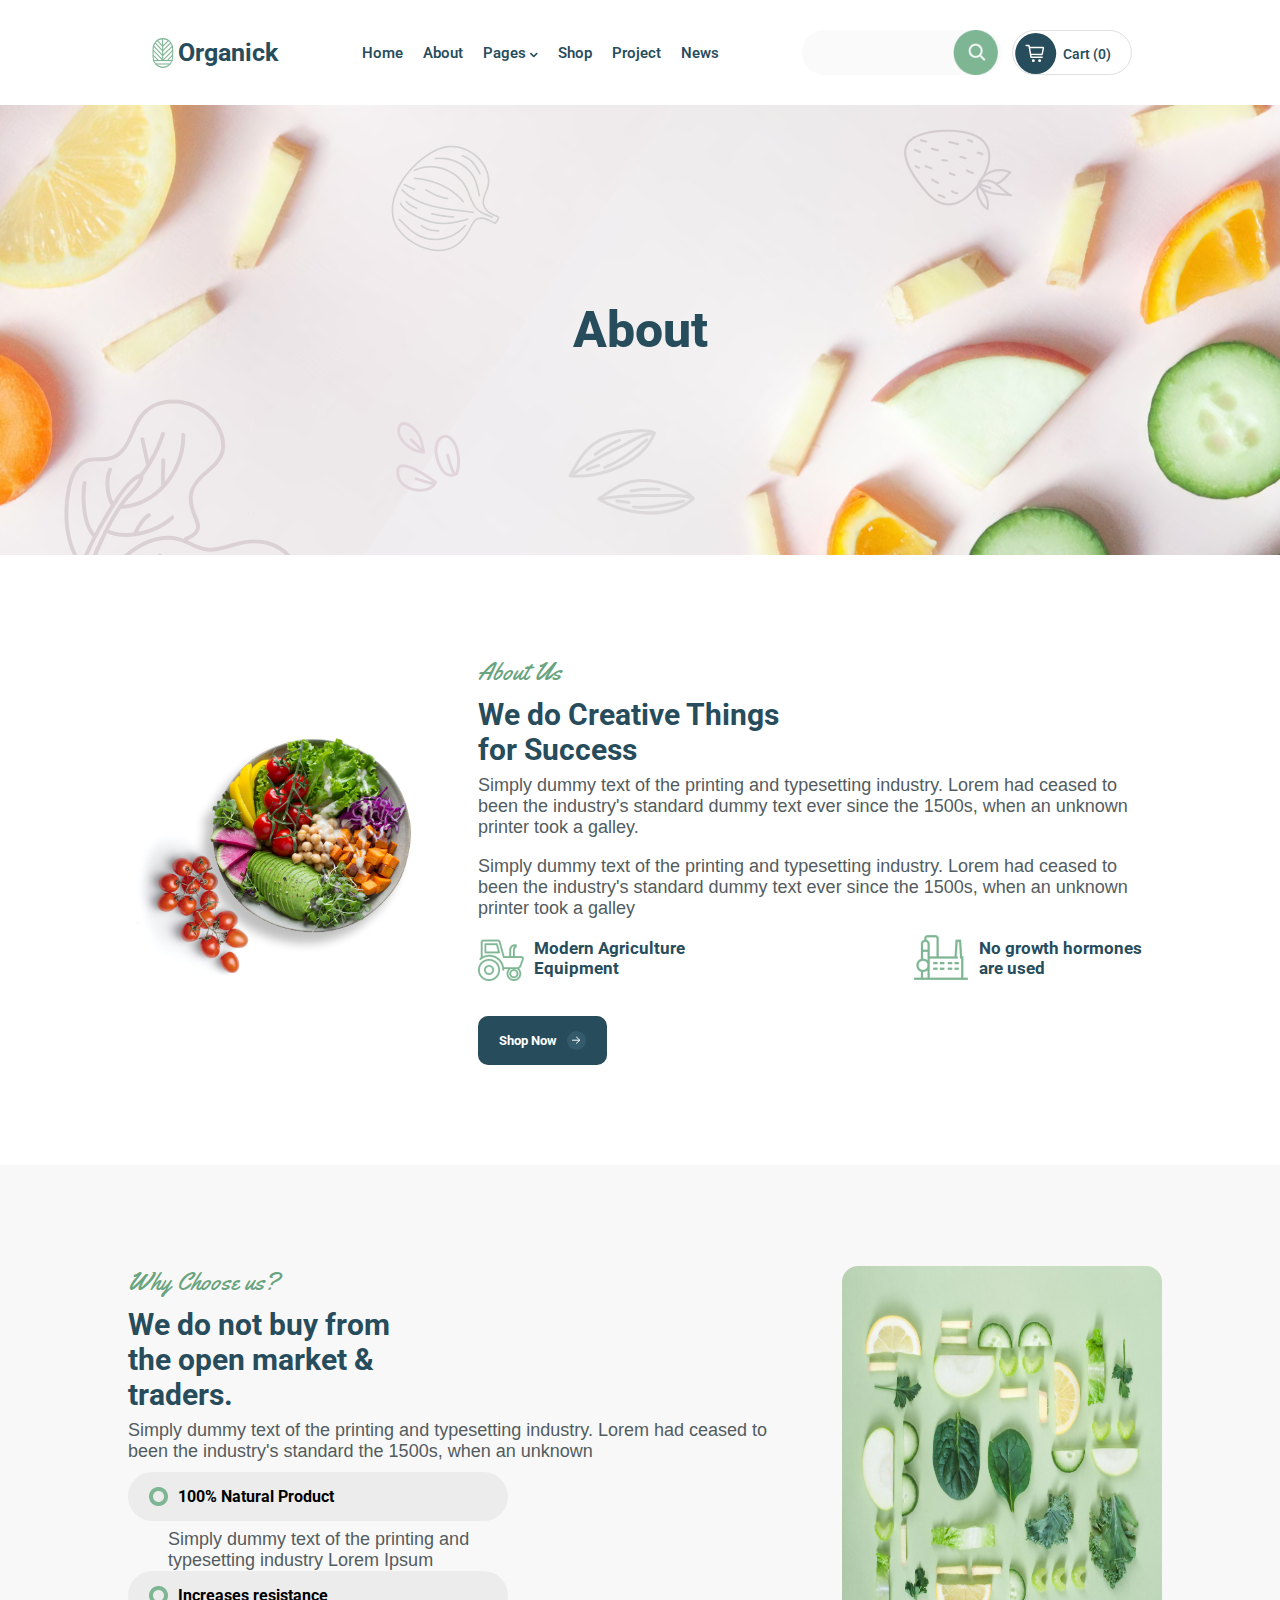
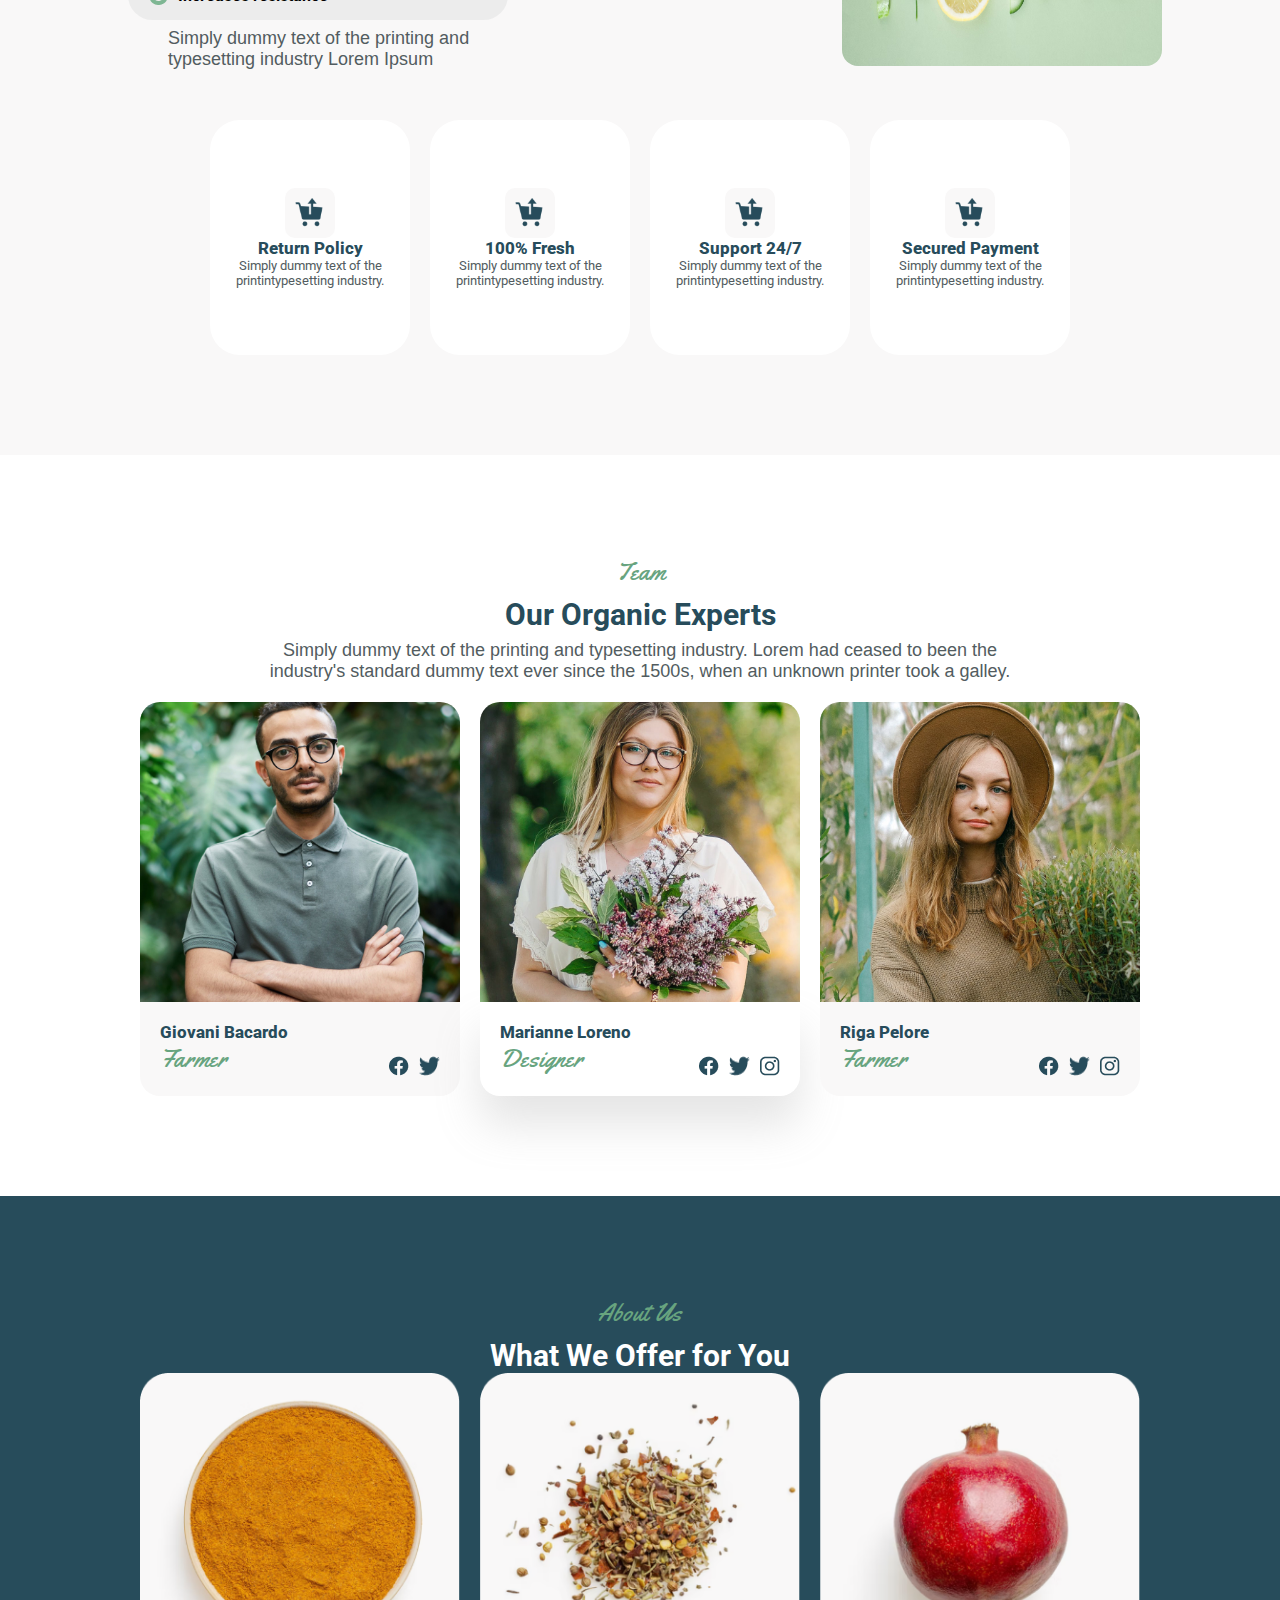
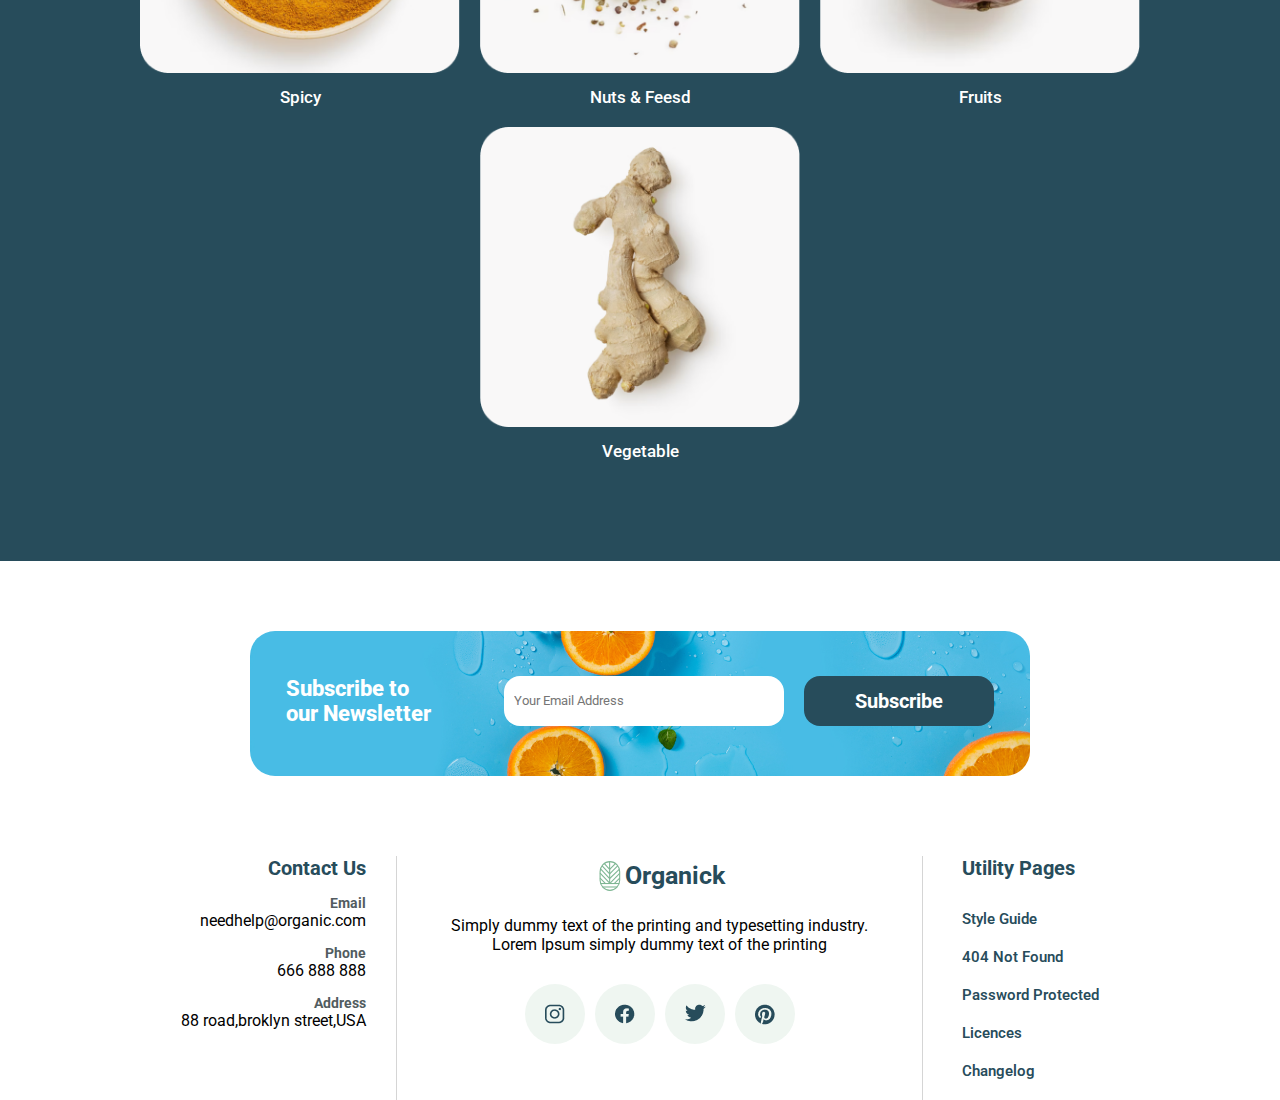
<file: about.html>
<!DOCTYPE html>
<html lang="en">
  <head>
    <meta charset="UTF-8" />
    <meta http-equiv="X-UA-Compatible" content="IE=edge" />
    <meta name="viewport" content="width=device-width, initial-scale=1.0" />
    <title>about</title>
    <link rel="stylesheet" href="about.css" />
    <link
      href="https://fonts.googleapis.com/css2?family=Yellowtail&display=swap"
      rel="stylesheet"
    />
    <link rel="preconnect" href="https://fonts.googleapis.com" />
    <link rel="preconnect" href="https://fonts.gstatic.com" crossorigin />
    <link
      href="https://fonts.googleapis.com/css2?family=Roboto&display=swap"
      rel="stylesheet"
    />
  </head>
  <body>
    <div style="width: 100%; padding-top: 30px; padding-bottom: 30px">
      <div id="nav-bar" style="width: 90%; margin: auto">
        <div class="top-1">
          <img src="./images/Logo.svg" width="30px" height="30px" /><b>Organick</b>
        </div>
        <ul>
          <li><a href="./index.html">Home</a></li>
          <li><a href="./about.html">About</a></li>
          <li><a href="#">Pages</a> <img src="./images/drop.png" alt=""></li>
          <li><a href="./shop.html">Shop</a></li>
          <li><a href="#">Project</a></li>
          <li><a href="./news.html">News</a></li>
        </ul>
        <div class="nav-bar-top-3">
          <div class="top-3">
            <img
              src="./images/Search Icon.png"
              alt=""
              width="45px"
              class="search"
              height="100%"
            />
          </div>

          <div class="top-4">
            <img src="./images/Cart Icon.svg" alt="" width="45px" height="100%" />
            <p>Cart (0)</p>
          </div>
        </div>
        <div class="none"  style="position: relative;">
          <img src="./images/download.png" alt="" width="40px" class="hambuger"/>
          <div class="open">
          <ul class="show">
            <li class="out"><a href="./index.html">Home</a></li>
            <li class="out"><a href="./about.html">About</a></li>
            <li class="out"><a href="#">Pages</a> <img src="./images/drop.png" alt=""></li>
            <li class="out"><a href="./shop.html">Shop</a></li>
            <li class="out"><a href="#">Project</a></li>
            <li class="out"><a href="./news.html">News</a></li>
          </ul>
        </div>
        </div>
      </div>
    </div>
    <div id="shop-sec-2">
      <b class="shop-middle">About</b>
    </div>
    <div id="section-3">
      <div class="section-3-0range"><img src="./images/ff1.png" style="width: clamp(300px,25vw,400px);" /></div>
      <div style="padding-left: 10px; padding-right: 10px">
        <p class="Yellowtail">About Us</p>
        <p class="accredited">We do Creative Things for Success</p>
        <p class="simply">
          Simply dummy text of the printing and typesetting industry. Lorem had
          ceased to been the industry's standard dummy text ever since the
          1500s, when an unknown printer took a galley.
        </p>
        <p class="simply">
          Simply dummy text of the printing and typesetting industry. Lorem had
          ceased to been the industry's standard dummy text ever since the
          1500s, when an unknown printer took a galley
        </p>
        <div
          style="display: flex; flex-wrap: wrap; justify-content: space-between"
        >
          <div style="display: flex; gap: 10px; align-items: center">
            <img src="./images/Tractor.png" alt="" />
            <p class="organic-food-text-top" style="max-width: 183px">
              Modern Agriculture Equipment
            </p>
          </div>
          <div style="display: flex; gap: 10px; align-items: center">
            <img src="./images/Chemical Plant.png" alt="" />
            <p class="organic-food-text-top" style="max-width: 183px">
              No growth hormones are used
            </p>
          </div>
        </div>
        <div style="padding-top: 30px">
          <button class="shop"><b>Shop Now</b><img src="./images/Aerrow.svg" /></button>
        </div>
      </div>
    </div>
    <div style="background: #f9f8f8">
      <div
        style="
          display: flex;
          flex-wrap: wrap;
          justify-content: center;
          align-items: center;
          gap: 20px;
          padding-top: 100px;
        "
      >
        <div style="padding-left: 10px; padding-right: 10px">
          <p class="Yellowtail">Why Choose us?</p>
          <p class="accredited">
            We do not buy from the open market & traders.
          </p>
          <p class="simply">
            Simply dummy text of the printing and typesetting industry. Lorem
            had ceased to been the industry's standard the 1500s, when an
            unknown
          </p>
          <div>
            <div class="round">
              <img src="./images/round.png" alt="" /><b>100% Natural Product</b>
            </div>
            <p class="simply-1">
              Simply dummy text of the printing and typesetting industry Lorem
              Ipsum
            </p>
          </div>
          <div>
            <div class="round">
              <img src="./images/round.png" alt="" /><b> Increases resistance</b>
            </div>
            <p class="simply-1">
              Simply dummy text of the printing and typesetting industry Lorem
              Ipsum
            </p>
          </div>
        </div>
        <div>
          <img
            src="./images/ff2.jpg"
            alt=""
            width="320px"
            height="400px"
            style="border-radius: 16px"
          />
        </div>
      </div>
      <div
        style="
          display: flex;
          gap: 20px;
          flex-wrap: wrap;
          justify-content: center;
          align-items: center;
          padding-top: 50px;
          padding-bottom: 100px;
          padding-left: 10px;
          padding-right: 10px;
        "
      >
        <div class="Return-down">
          <p
            style="
              background: #f9f8f8;
              border-radius: 10px;
              width: 50px;
              height: 50px;
              display: flex;
              justify-content: center;
              align-items: center;
            "
          >
            <img src="./images/Return Purchase.png" alt="" width="30px" height="30px" />
          </p>
          <p class="Return-policy">Return Policy</p>
          <p class="text-center">
            Simply dummy text of the printintypesetting industry.
          </p>
        </div>
        <div class="Return-down">
          <p
            style="
              background: #f9f8f8;
              border-radius: 10px;
              width: 50px;
              height: 50px;
              display: flex;
              justify-content: center;
              align-items: center;
            "
          >
            <img src="./images/Return Purchase.png" alt="" width="30px" height="30px" />
          </p>
          <p class="Return-policy">100% Fresh</p>
          <p class="text-center">
            Simply dummy text of the printintypesetting industry.
          </p>
        </div>
        <div class="Return-down">
          <p
            style="
              background: #f9f8f8;
              border-radius: 10px;
              width: 50px;
              height: 50px;
              display: flex;
              justify-content: center;
              align-items: center;
            "
          >
            <img src="./images/Return Purchase.png" alt="" width="30px" height="30px" />
          </p>
          <p class="Return-policy">Support 24/7</p>
          <p class="text-center">
            Simply dummy text of the printintypesetting industry.
          </p>
        </div>
        <div class="Return-down">
          <p
            style="
              background: #f9f8f8;
              border-radius: 10px;
              width: 50px;
              height: 50px;
              display: flex;
              justify-content: center;
              align-items: center;
            "
          >
            <img src="./images/Return Purchase.png" alt="" width="30px" height="30px" />
          </p>
          <p class="Return-policy">Secured Payment</p>
          <p class="text-center">
            Simply dummy text of the printintypesetting industry.
          </p>
        </div>
      </div>
    </div>
    <div style="padding-top: 100px; padding-bottom: 100px">
      <div
        style="
          text-align: center;
          display: flex;
          flex-direction: column;
          justify-content: center;
          align-items: center;
        "
      >
        <p class="Yellowtail">Team</p>
        <p class="accredited">Our Organic Experts</p>
        <p class="simply" style="max-width: 742px">
          Simply dummy text of the printing and typesetting industry. Lorem had
          ceased to been the industry's standard dummy text ever since the
          1500s, when an unknown printer took a galley.
        </p>
      </div>
      <div
        style="
          display: flex;
          gap: 20px;
          flex-wrap: wrap;
          justify-content: center;
          padding-top: 10px;
        "
      >
        <div style="display: flex; flex-direction: column">
          <div id="Experts"></div>
          <div
            style="
              display: flex;
              justify-content: space-between;
              align-items: flex-end;
              padding-top: 20px;
              padding-left: 20px;
              padding-bottom: 20px;
              padding-right: 20px;
              background: #f9f8f8;
              border-bottom-left-radius: 20px;
              border-bottom-right-radius: 20px;
            "
          >
            <div style="display: flex; flex-direction: column">
              <p class="Return-policy">Giovani Bacardo</p>
              <p class="Yellowtail">Farmer</p>
            </div>
            <div style="display: flex; gap: 10px">
              <img src="./images/Fb.png" alt="" /> <img src="./images/Twiter.png" alt="" />
            </div>
          </div>
        </div>
        <div style="display: flex; flex-direction: column">
          <div id="Experts-1"></div>
          <div
            style="
              display: flex;
              justify-content: space-between;
              align-items: flex-end;
              padding-top: 20px;
              padding-left: 20px;
              padding-bottom: 20px;
              padding-right: 20px;
              background: #ffffff;
              box-shadow: 0px 29px 44px rgba(150, 150, 150, 0.25);
              border-bottom-left-radius: 20px;
              border-bottom-right-radius: 20px;
            "
          >
            <div style="display: flex; flex-direction: column">
              <p class="Return-policy">Marianne Loreno</p>
              <p class="Yellowtail">Designer</p>
            </div>
            <div style="display: flex; gap: 10px">
              <img src="./images/Fb.png" alt="" /> <img src="./images/Twiter.png" alt="" />
              <img src="./images/Insta.png" alt="" />
            </div>
          </div>
        </div>
        <div style="display: flex; flex-direction: column">
          <div id="Experts-2"></div>
          <div
            style="
              display: flex;
              justify-content: space-between;
              align-items: flex-end;
              padding-top: 20px;
              padding-left: 20px;
              padding-bottom: 20px;
              padding-right: 20px;
              background: #f9f8f8;
              border-bottom-left-radius: 20px;
              border-bottom-right-radius: 20px;
            "
          >
            <div style="display: flex; flex-direction: column">
              <p class="Return-policy">Riga Pelore</p>
              <p class="Yellowtail">Farmer</p>
            </div>
            <div style="display: flex; gap: 10px">
              <img src="./images/Fb.png" alt="" /> <img src="./images/Twiter.png" alt="" />
              <img src="./images/Insta.png" alt="" />
            </div>
          </div>
        </div>
      </div>
    </div>
    <div
      style="
        background: #274c5b;
        display: flex;
        flex-direction: column;
        justify-content: center;
        align-items: center;
        padding-top: 100px;
        padding-bottom: 100px;
      "
    >
      <p class="Yellowtail">About Us</p>
      <p class="accredited" style="color: #ffffff">What We Offer for You</p>
      <div
        style="
          display: flex;
          gap: 20px;
          flex-wrap: wrap;
          justify-content: center;
          align-items: center;
        "
      >
        <div
          style="
            display: flex;
            flex-direction: column;
            justify-content: center;
            align-items: center;
            gap: 10px;
          "
        >
          <div>
            <img
              src="./images/bo1.png"
              alt=""
              style="width: clamp(300px, 25vw, 400px)"
            />
          </div>
          <p
            style="
              font-style: normal;
              font-weight: 500;
              font-size: 17px;
              color: #ffffff;
            "
          >
            Spicy
          </p>
        </div>
        <div
          style="
            display: flex;
            flex-direction: column;
            justify-content: center;
            align-items: center;
            gap: 10px;
          "
        >
          <div>
            <img
              src="./images/bo2.png"
              alt=""
              style="width: clamp(300px, 25vw, 400px)"
            />
          </div>
          <p
            style="
              font-style: normal;
              font-weight: 500;
              font-size: 17px;
              color: #ffffff;
            "
          >
          Nuts & Feesd
          </p>
        </div>
        <div
          style="
            display: flex;
            flex-direction: column;
            justify-content: center;
            align-items: center;
            gap: 10px;
          "
        >
          <div>
            <img
              src="./images/bo3.png"
              alt=""
              style="width: clamp(300px, 25vw, 400px)"
            />
          </div>
          <p
            style="
              font-style: normal;
              font-weight: 500;
              font-size: 17px;
              color: #ffffff;
            "
          >
          Fruits
          </p>
        </div>
        <div
          style="
            display: flex;
            flex-direction: column;
            justify-content: center;
            align-items: center;
            gap: 10px;
          "
        >
          <div>
            <img
              src="./images/bo4.png"
              alt=""
              style="width: clamp(300px, 25vw, 400px)"
            />
          </div>
          <p
            style="
              font-style: normal;
              font-weight: 500;
              font-size: 17px;
              color: #ffffff;
            "
          >
          Vegetable
          </p>
        </div>
      </div>
    </div>
    <div class="down-last">
      <div class="whala">
      <div class="sub">Subscribe to
        our Newsletter
        </div>
      <div style="display: flex; gap: 20px; flex-wrap: wrap; justify-content: center;">
        <input type="email" class="email" placeholder="Your Email Address" style="width: 280px;
        height: 50px;" >
        <button class="down-last-btn"><b class="down-sub">Subscribe</b></button>
      </div>
    </div>
    </div>
    <div
        style="
          display: flex;
          justify-content: center;
          gap: 30px;
          padding-top: 50px;
          flex-wrap: wrap;
        "
      >
        <div class="get-out">
          <a class="Contact" style="padding-bottom: 13px" href="./contact.html">Contact Us</a>
          <div>
            <p class="info">Email</p>
            <p>needhelp@organic.com</p>
          </div>
          <div>
            <p class="info">Phone</p>
            <p>666 888 888</p>
          </div>
          <div>
            <p class="info">Address</p>
            <p>88 road,broklyn street,USA</p>
          </div>
        </div>
        <div class="get-out-2">
          <div class="top-1" style="padding-bottom: 20px">
            <img src="./images/Logo.svg" width="30px" height="30px" /><b>Organick</b>
          </div>
          <div style="max-width: 465px; text-align: center; padding-bottom: 30px">
            Simply dummy text of the printing and typesetting industry. Lorem
            Ipsum simply dummy text of the printing
          </div>
          <div
            style="
              display: flex;
              justify-content: center;
              gap: 10px;
              flex-wrap: wrap;
            "
          >
            <div class="same"><img src="./images/Insta.png" alt="" /></div>
            <div class="same"><img src="./images/Fb.png" alt="" /></div>
            <div class="same"><img src="./images/Twiter.png" alt="" /></div>
            <div class="same"><img src="./images/Pintrest.png" alt="" /></div>
          </div>
        </div>
        <div style="padding-left: 9px; display: flex; flex-direction: column;">
          <a class="Contact" style="padding-bottom: 30px" href="#">Utility Pages</a>
          <a class="last-last" href="#">Style Guide</a>
          <a class="last-last" href="./404.html">404 Not Found</a>
          <a class="last-last" href="./protectedpage.html">Password Protected</a>
          <a class="last-last" href="./licence.html">Licences</a>
          <a class="last-last" href="./changelog.html">Changelog</a>
        </div>
      </div>
      <script src="index.js"></script>
  </body>
</html>
</file>
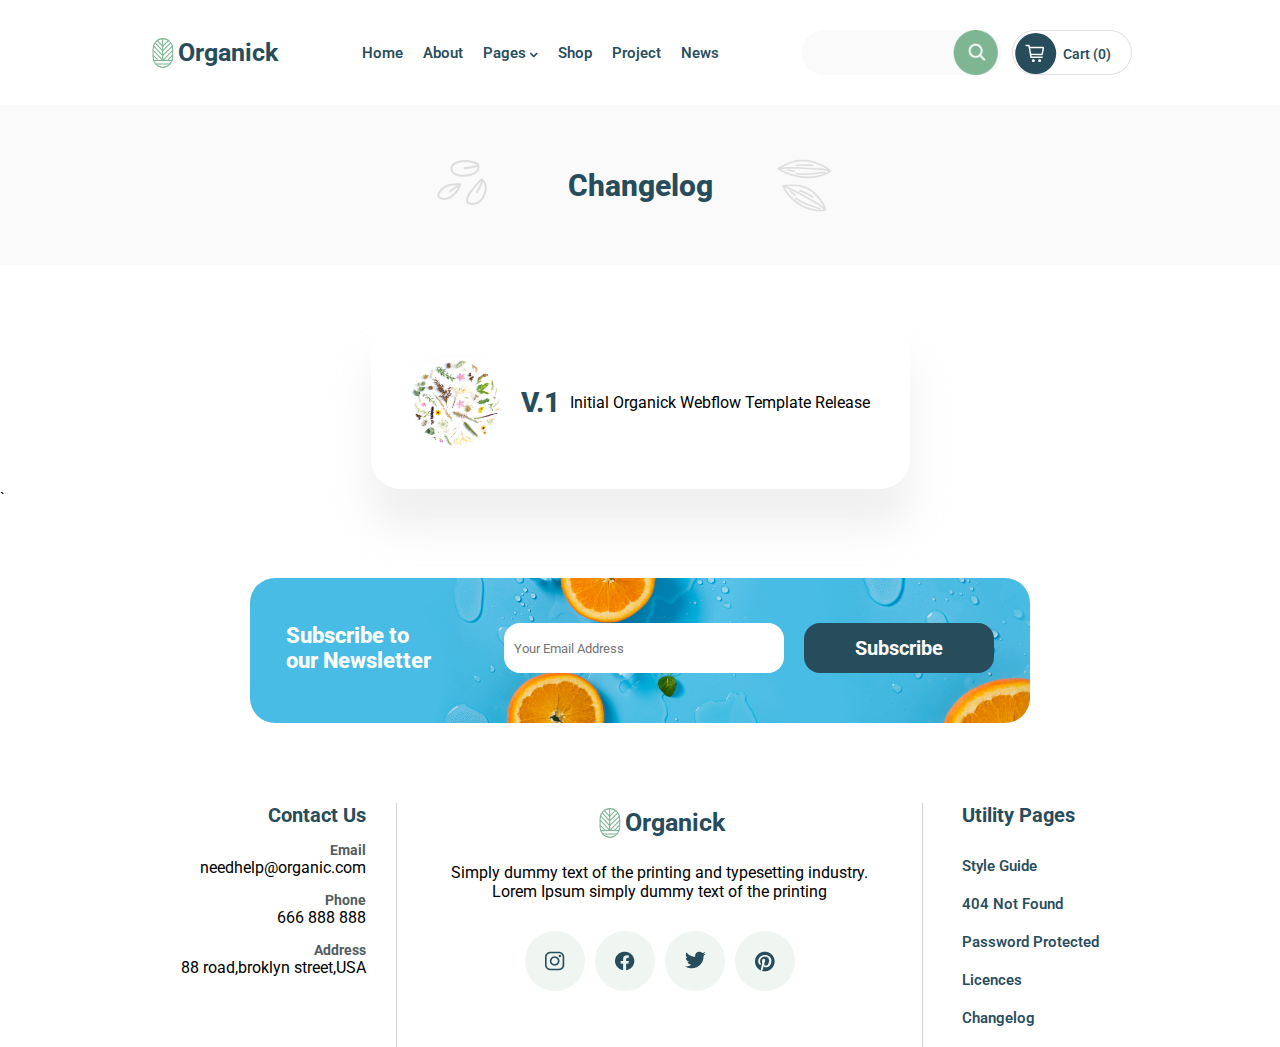
<file: changelog.html>
<!DOCTYPE html>
<html lang="en">
<head>
    <meta charset="UTF-8">
    <meta http-equiv="X-UA-Compatible" content="IE=edge">
    <meta name="viewport" content="width=device-width, initial-scale=1.0">
    <title>Changelog</title>
    <link rel="stylesheet" href="changelog.css">
    <link
      href="https://fonts.googleapis.com/css2?family=Yellowtail&display=swap"
      rel="stylesheet"
    />
    <link rel="preconnect" href="https://fonts.googleapis.com" />
    <link rel="preconnect" href="https://fonts.gstatic.com" crossorigin />
    <link
      href="https://fonts.googleapis.com/css2?family=Roboto&display=swap"
      rel="stylesheet"
    />
</head>
<body>
    <div style="width: 100%; padding-top: 30px; padding-bottom: 30px">
        <div id="nav-bar" style="width: 90%; margin: auto">
          <div class="top-1">
            <img src="./images/Logo.svg" width="30px" height="30px" /><b>Organick</b>
          </div>
          <ul>
            <li><a href="./index.html">Home</a></li>
            <li><a href="./about.html">About</a></li>
            <li><a href="#">Pages</a> <img src="./images/drop.png" alt="" /></li>
            <li><a href="./shop.html">Shop</a></li>
            <li><a href="#">Project</a></li>
            <li><a href="./news.html">News</a></li>
          </ul>
          <div class="nav-bar-top-3">
            <div class="top-3">
              <img
                src="./images/Search Icon.png"
                alt=""
                width="45px"
                class="search"
                height="100%"
              />
            </div>
  
            <div class="top-4">
              <img src="./images/Cart Icon.svg" alt="" width="45px" height="100%" />
              <p>Cart (0)</p>
            </div>
          </div>
          <div class="none"  style="position: relative;">
            <img src="./images/download.png" alt="" width="40px" class="hambuger"/>
            <div class="open">
            <ul class="show">
              <li class="out"><a href="./index.html">Home</a></li>
              <li class="out"><a href="./about.html">About</a></li>
              <li class="out"><a href="#">Pages</a> <img src="./images/drop.png" alt=""></li>
              <li class="out"><a href="./shop.html">Shop</a></li>
              <li class="out"><a href="#">Project</a></li>
              <li class="out"><a href="./news.html">News</a></li>
            </ul>
          </div>
          </div>
        </div>
      </div>
      <div class="licence">
        <b class="shop-middle">Changelog</b>
      </div>
      <div style="display:flex;justify-content: center; align-items: center; padding-top: 50px;"> 
      <div style="display: flex; justify-content: center; align-items: center; gap: 20px;background: #FFFFFF;
      box-shadow: 0px 39px 37px rgba(196, 196, 196, 0.25);
      border-radius: 30px; padding: 40px;">
        <div><img src="./images/change.jpg" alt="" width="90px"></div>
        <div style="display: flex; gap: 10px; align-items: center; flex-wrap: wrap;"><b style="color: #274C5B;font-style: normal;
            font-weight: 800;
            font-size: 28px;">V.1</b><span>Initial Organick Webflow Template Release</span></div>
      </div>
    </div> 
        `
      <div class="down-last">
        <div class="whala">
        <div class="sub">Subscribe to
          our Newsletter
          </div>
        <div style="display: flex; gap: 20px; flex-wrap: wrap; justify-content: center;">
          <input type="email" class="email" placeholder="Your Email Address" style="width: 280px;
          height: 50px;" >
          <button class="down-last-btn"><b class="down-sub">Subscribe</b></button>
        </div>
      </div>
      </div>
      <div
      style="
        display: flex;
        justify-content: center;
        gap: 30px;
        padding-top: 50px;
        flex-wrap: wrap;
      "
    >
      <div class="get-out">
        <a class="Contact" style="padding-bottom: 13px" href="./contact.html">Contact Us</a>
        <div>
          <p class="info">Email</p>
          <p>needhelp@organic.com</p>
        </div>
        <div>
          <p class="info">Phone</p>
          <p>666 888 888</p>
        </div>
        <div>
          <p class="info">Address</p>
          <p>88 road,broklyn street,USA</p>
        </div>
      </div>
      <div class="get-out-2">
        <div class="top-1" style="padding-bottom: 20px">
          <img src="./images/Logo.svg" width="30px" height="30px" /><b>Organick</b>
        </div>
        <div style="max-width: 465px; text-align: center; padding-bottom: 30px">
          Simply dummy text of the printing and typesetting industry. Lorem
          Ipsum simply dummy text of the printing
        </div>
        <div
          style="
            display: flex;
            justify-content: center;
            gap: 10px;
            flex-wrap: wrap;
          "
        >
          <div class="same"><img src="./images/Insta.png" alt="" /></div>
          <div class="same"><img src="./images/Fb.png" alt="" /></div>
          <div class="same"><img src="./images/Twiter.png" alt="" /></div>
          <div class="same"><img src="./images/Pintrest.png" alt="" /></div>
        </div>
      </div>
      <div style="padding-left: 9px; display: flex; flex-direction: column;">
        <a class="Contact" style="padding-bottom: 30px" href="#">Utility Pages</a>
        <a class="last-last" href="#">Style Guide</a>
        <a class="last-last" href="./404.html">404 Not Found</a>
        <a class="last-last" href="./protectedpage.html">Password Protected</a>
        <a class="last-last" href="./licence.html">Licences</a>
        <a class="last-last" href="./changelog.html">Changelog</a>
      </div>
    </div>
    <script src="index.js"></script>
</body>
</html>
</file>
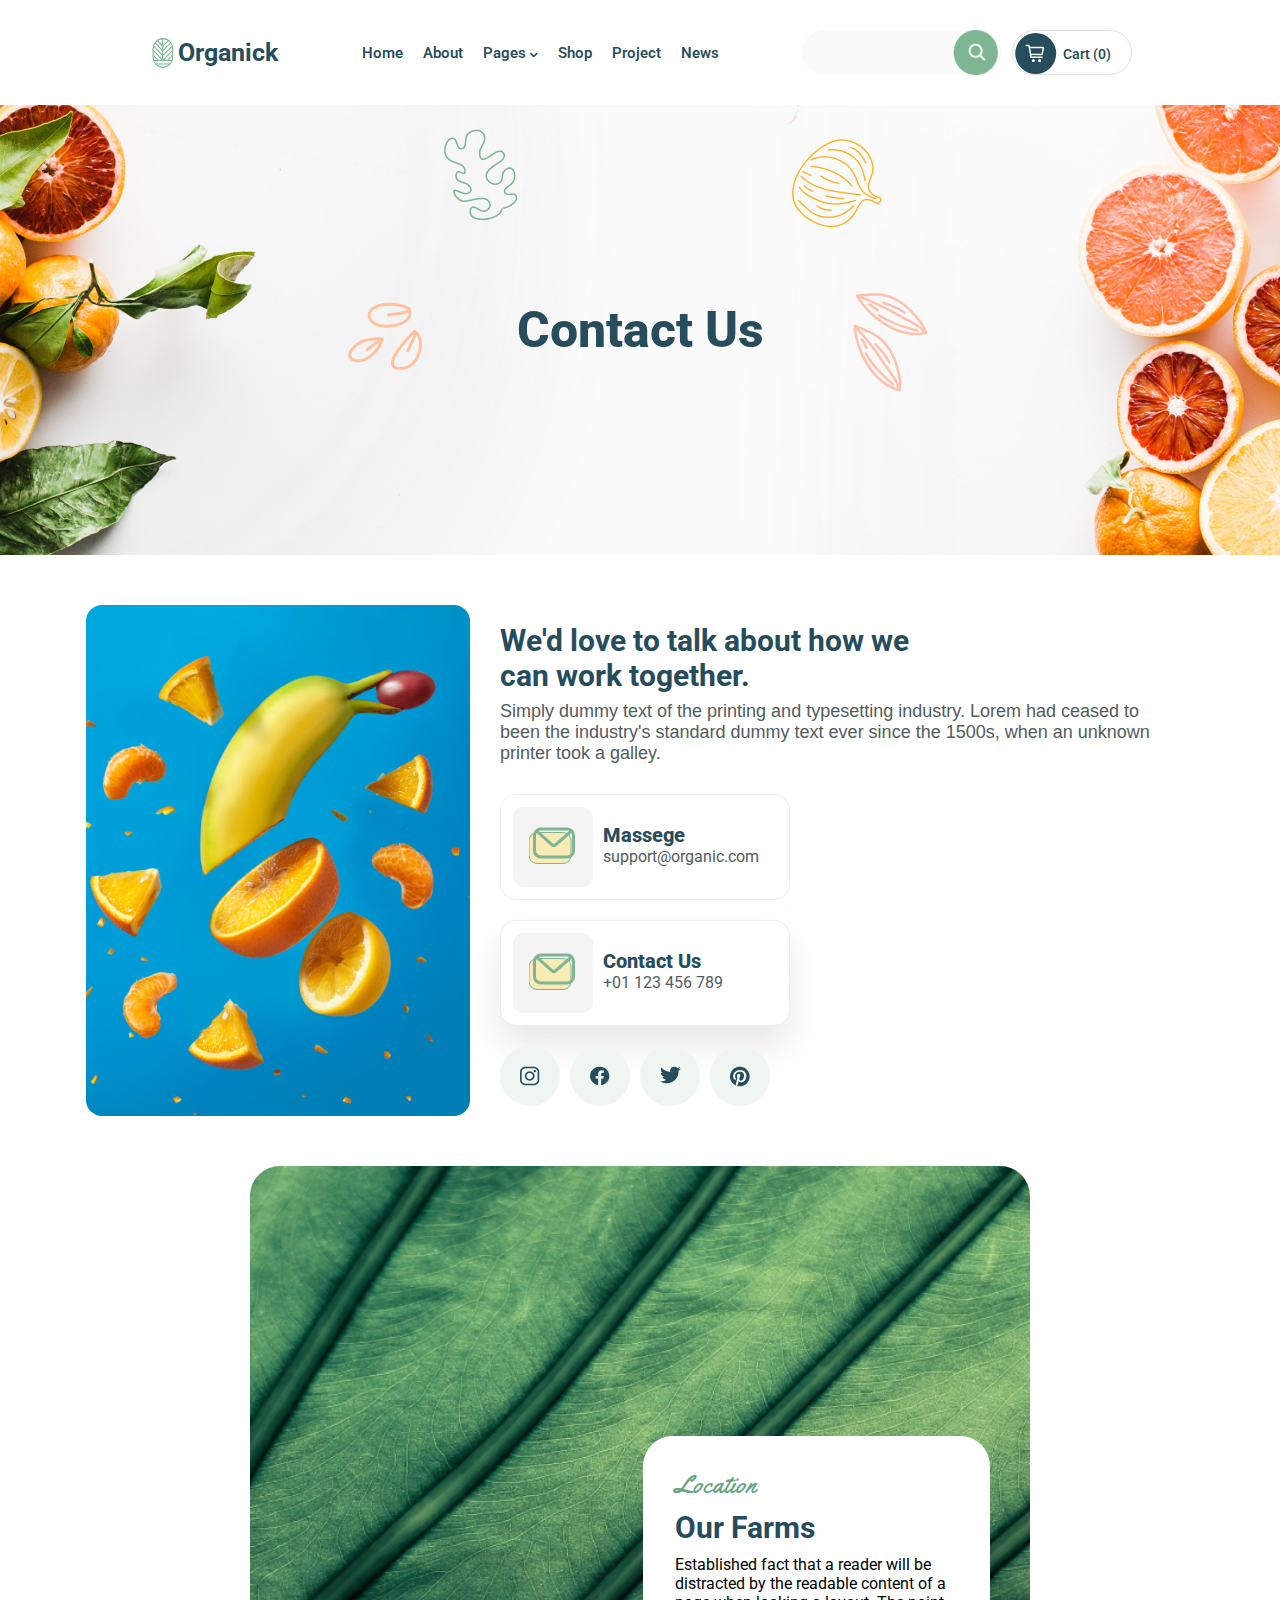
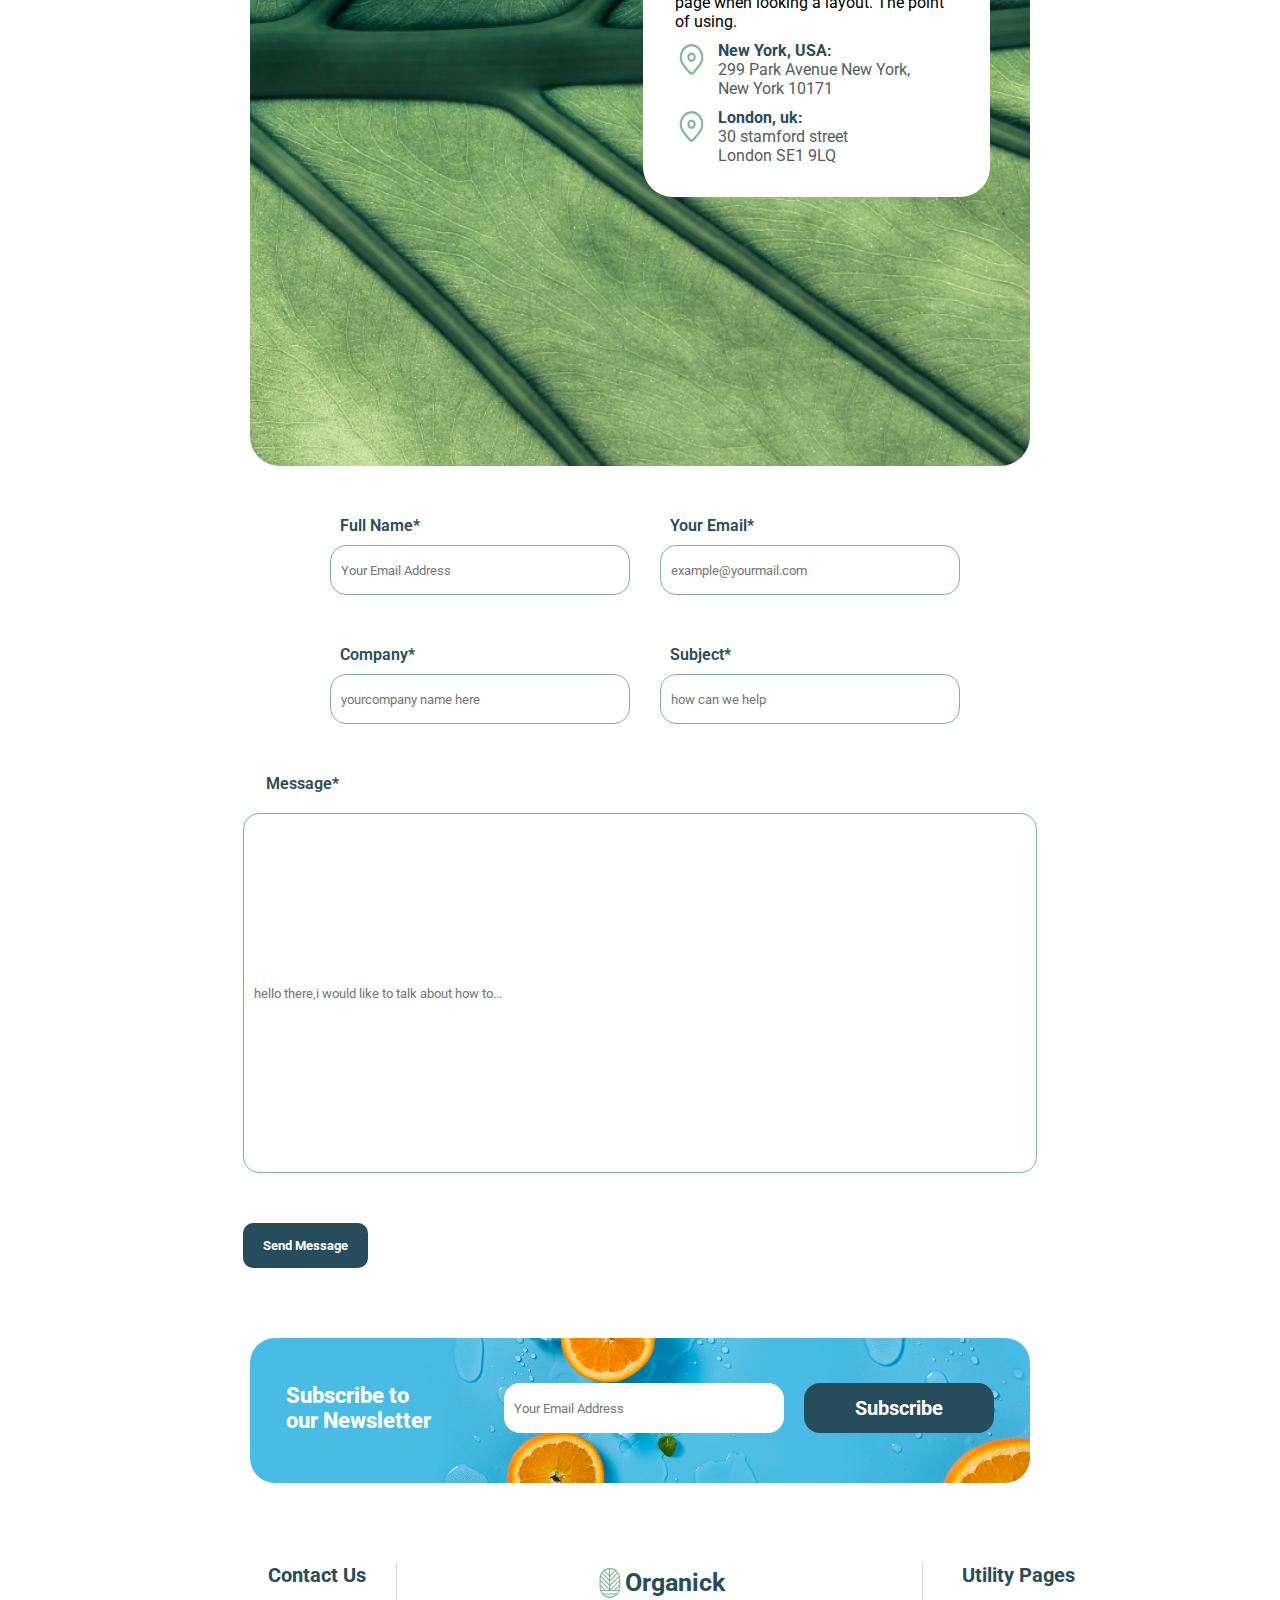
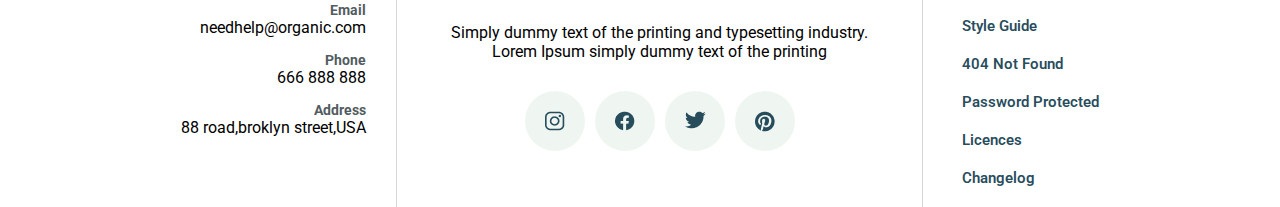
<file: contact.html>
<!DOCTYPE html>
<html lang="en">
  <head>
    <meta charset="UTF-8" />
    <meta http-equiv="X-UA-Compatible" content="IE=edge" />
    <meta name="viewport" content="width=device-width, initial-scale=1.0" />
    <title>contact</title>
    <link rel="stylesheet" href="contact.css" />
    <link
      href="https://fonts.googleapis.com/css2?family=Yellowtail&display=swap"
      rel="stylesheet"
    />
    <link rel="preconnect" href="https://fonts.googleapis.com" />
    <link rel="preconnect" href="https://fonts.gstatic.com" crossorigin />
    <link
      href="https://fonts.googleapis.com/css2?family=Roboto&display=swap"
      rel="stylesheet"
    />
  </head>
  <body>
    <div style="width: 100%; padding-top: 30px; padding-bottom: 30px">
      <div id="nav-bar" style="width: 90%; margin: auto">
        <div class="top-1">
          <img src="./images/Logo.svg" width="30px" height="30px" /><b
            >Organick</b
          >
        </div>
        <ul>
          <li><a href="./index.html">Home</a></li>
          <li><a href="./about.html">About</a></li>
          <li><a href="#">Pages</a> <img src="./images/drop.png" alt="" /></li>
          <li><a href="./shop.html">Shop</a></li>
          <li><a href="#">Project</a></li>
          <li><a href="./news.html">News</a></li>
        </ul>
        <div class="nav-bar-top-3">
          <div class="top-3">
            <img
              src="./images/Search Icon.png"
              alt=""
              width="45px"
              class="search"
              height="100%"
            />
          </div>

          <div class="top-4">
            <img
              src="./images/Cart Icon.svg"
              alt=""
              width="45px"
              height="100%"
            />
            <p>Cart (0)</p>
          </div>
        </div>
        <div class="none"  style="position: relative;">
          <img src="./images/download.png" alt="" width="40px" class="hambuger"/>
          <div class="open">
          <ul class="show">
            <li class="out"><a href="./index.html">Home</a></li>
            <li class="out"><a href="./about.html">About</a></li>
            <li class="out"><a href="#">Pages</a> <img src="./images/drop.png" alt=""></li>
            <li class="out"><a href="./shop.html">Shop</a></li>
            <li class="out"><a href="#">Project</a></li>
            <li class="out"><a href="./news.html">News</a></li>
          </ul>
        </div>
      </div>
      </div>
    </div>
    <div id="shop-sec-2">
      <b class="shop-middle">Contact Us</b>
    </div>
    <div
      style="
        display: flex;
        justify-content: center;
        gap: 20px;
        flex-wrap: wrap;
        margin-bottom: 50px;
      "
    >
      <div id="banner"></div>
      <div style="padding: 10px">
        <p class="accredited">
          We'd love to talk about how we can work together.
        </p>
        <p class="simply">
          Simply dummy text of the printing and typesetting industry. Lorem had
          ceased to been the industry's standard dummy text ever since the
          1500s, when an unknown printer took a galley.
        </p>
        <div
          style="
            display: flex;
            flex-direction: column;
            gap: 20px;
            padding-top: 20px;
          "
        >
          <div
            style="
              display: flex;
              gap: 10px;
              align-items: center;
              background: #ffffff;
              border: 1px solid #eeeeee;
              border-radius: 16px;
              width: 290px;
              padding: 12px;
            "
          >
            <div
              style="
                background: #f4f4f4;
                border-radius: 11px;
                width: 80px;
                height: 80px;
                padding-top: 20px;
                padding-left: 16px;
              "
            >
              <img src="./images/email.svg" alt="" />
            </div>
            <p style="display: flex; flex-direction: column">
              <b
                style="
                  color: #274c5b;
                  font-style: normal;
                  font-weight: 800;
                  font-size: 20px;
                "
                >Massege</b
              >
              <span style="color: #525c60; padding-bottom: 6px"
                >support@organic.com</span
              >
            </p>
          </div>
          <div
            style="
              display: flex;
              gap: 10px;
              align-items: center;
              background: #ffffff;
              border: 1px solid #eeeeee;
              border-radius: 16px;
              width: 290px;
              padding: 12px;
              box-shadow: 0px 20px 35px rgba(167, 167, 167, 0.25);
            "
          >
            <div
              style="
                background: #f4f4f4;
                border-radius: 11px;
                width: 80px;
                height: 80px;
                padding-top: 20px;
                padding-left: 16px;
              "
            >
              <img src="./images/email.svg" alt="" />
            </div>
            <p style="display: flex; flex-direction: column">
              <b
                style="
                  color: #274c5b;
                  font-style: normal;
                  font-weight: 800;
                  font-size: 20px;
                "
                >Contact Us
              </b>
              <span style="color: #525c60; padding-bottom: 6px"
                >+01 123 456 789</span
              >
            </p>
          </div>
          <div style="display: flex; gap: 10px; flex-wrap: wrap">
            <div class="same"><img src="./images/Insta.png" alt="" /></div>
            <div class="same"><img src="./images/Fb.png" alt="" /></div>
            <div class="same"><img src="./images/Twiter.png" alt="" /></div>
            <div class="same"><img src="./images/Pintrest.png" alt="" /></div>
          </div>
        </div>
      </div>
    </div>

    <div id="leave">
      <div class="leaf">
        <div>
          <p class="Yellowtail">Location</p>
          <p class="accredited">Our Farms</p>
        </div>
        <p>
          Established fact that a reader will be distracted by the readable
          content of a page when looking a layout. The point of using.
        </p>
        <div style="display: flex; gap: 10px">
          <img
            src="./images/Location.png"
            alt=""
            style="width: 33px; height: 37px"
          />
          <p style="display: flex; flex-direction: column">
            <b style="color: #274c5b">New York, USA:</b>
            <span style="color: #525c60">299 Park Avenue New York,</span>
            <span style="color: #525c60"> New York 10171</span>
          </p>
        </div>
        <div style="display: flex; gap: 10px">
          <img
            src="./images/Location.png"
            alt=""
            style="width: 33px; height: 37px"
          />
          <p style="display: flex; flex-direction: column">
            <b style="color: #274c5b">London, uk:</b>
            <span style="color: #525c60">30 stamford street</span>
            <span style="color: #525c60">London SE1 9LQ</span>
          </p>
        </div>
      </div>
    </div>


    <div style="width: 62%; margin: auto;">
      <div
        style="
          display: flex;
          gap: 30px;
          justify-content: center;
          padding-left: 10px;
          flex-wrap: wrap;
          margin-top: 50px;
        "
      >
        <div style="display: flex; flex-direction: column; gap: 10px">
          <label
            for="text"
            style="
              color: #274c5b;
              font-weight: 600;
              font-size: 16px;
              padding-left: 10px;
            "
            >Full Name*</label
          >
          <input
            type="text"
            id="text"
            placeholder="Your Email Address"
            style="
              background: #ffffff;
              border: 1px solid #7eb693;
              border-radius: 16px;
              color: #ababab;
              width: 300px;
              height: 50px;
              padding-left: 10px;
            "
          />
        </div>
        <div style="display: flex; flex-direction: column; gap: 10px">
          <label
            for="Email"
            style="
              color: #274c5b;
              font-weight: 600;
              font-size: 16px;
              padding-left: 10px;
            "
            >Your Email*</label
          >
          <input
            type="email"
            id="Email"
            placeholder="example@yourmail.com"
            style="
              background: #ffffff;
              border: 1px solid #7eb693;
              border-radius: 16px;
              color: #ababab;
              width: 300px;
              height: 50px;
              padding-left: 10px;
            "
          />
        </div>
      </div>
      <div
        style="
          display: flex;
          gap: 30px;
          justify-content: center;
          padding-left: 10px;
          flex-wrap: wrap;
          margin-top: 50px;
        "
      >
        <div style="display: flex; flex-direction: column; gap: 10px">
          <label
            for="text"
            style="
              color: #274c5b;
              font-weight: 600;
              font-size: 16px;
              padding-left: 10px;
            "
            >Company*</label
          >
          <input
            type="text"
            id="text"
            placeholder="yourcompany name here"
            style="
              background: #ffffff;
              border: 1px solid #7eb693;
              border-radius: 16px;
              color: #ababab;
              width: 300px;
              height: 50px;
              padding-left: 10px;
            "
          />
        </div>
        <div style="display: flex; flex-direction: column; gap: 10px">
          <label
            for="Email"
            style="
              color: #274c5b;
              font-weight: 600;
              font-size: 16px;
              padding-left: 10px;
            "
            >Subject*</label
          >
          <input
            type="email"
            id="Email"
            placeholder="how can we help"
            style="
              background: #ffffff;
              border: 1px solid #7eb693;
              border-radius: 16px;
              color: #ababab;
              width: 300px;
              height: 50px;
              padding-left: 10px;
            "
          />
        </div>
      </div>

      <div style="display: flex; flex-direction: column; margin-top: 50px; gap:20px;">
        <label
          for="message"
          style="
            color: #274c5b;
            font-weight: 600;
            font-size: 16px;
            padding-left: 23px;
          "
          >Message*</label
        >
        <input
          type="text"
          id="message"
          placeholder="hello there,i would like to talk about how to..."
          style="
            background: #ffffff;
            border: 1px solid #7eb693;
            border-radius: 16px;
            color: #ababab;
            padding-left: 10px;
            height: 40vh;
          "
        />
      </div>
      <div>
        <button class="Explore">
          <b>Send Message</b>
        </button>
      </div>
    </div>
   

    <div class="down-last">
      <div class="whala">
        <div class="sub">Subscribe to our Newsletter</div>
        <div
          style="
            display: flex;
            gap: 20px;
            flex-wrap: wrap;
            justify-content: center;
          "
        >
          <input
            type="email"
            class="email"
            placeholder="Your Email Address"
            style="width: 280px; height: 50px"
          />
          <button class="down-last-btn">
            <b class="down-sub">Subscribe</b>
          </button>
        </div>
      </div>
    </div>

    <div
    style="
      display: flex;
      justify-content: center;
      gap: 30px;
      padding-top: 50px;
      flex-wrap: wrap;
    "
  >
    <div class="get-out">
      <a class="Contact" style="padding-bottom: 13px" href="./contact.html">Contact Us</a>
      <div>
        <p class="info">Email</p>
        <p>needhelp@organic.com</p>
      </div>
      <div>
        <p class="info">Phone</p>
        <p>666 888 888</p>
      </div>
      <div>
        <p class="info">Address</p>
        <p>88 road,broklyn street,USA</p>
      </div>
    </div>
    <div class="get-out-2">
      <div class="top-1" style="padding-bottom: 20px">
        <img src="./images/Logo.svg" width="30px" height="30px" /><b>Organick</b>
      </div>
      <div style="max-width: 465px; text-align: center; padding-bottom: 30px">
        Simply dummy text of the printing and typesetting industry. Lorem
        Ipsum simply dummy text of the printing
      </div>
      <div
        style="
          display: flex;
          justify-content: center;
          gap: 10px;
          flex-wrap: wrap;
        "
      >
        <div class="same"><img src="./images/Insta.png" alt="" /></div>
        <div class="same"><img src="./images/Fb.png" alt="" /></div>
        <div class="same"><img src="./images/Twiter.png" alt="" /></div>
        <div class="same"><img src="./images/Pintrest.png" alt="" /></div>
      </div>
    </div>
    <div style="padding-left: 9px; display: flex; flex-direction: column;">
      <a class="Contact" style="padding-bottom: 30px" href="#">Utility Pages</a>
      <a class="last-last" href="#">Style Guide</a>
      <a class="last-last" href="./404.html">404 Not Found</a>
      <a class="last-last" href="./protectedpage.html">Password Protected</a>
      <a class="last-last" href="./licence.html">Licences</a>
      <a class="last-last" href="./changelog.html">Changelog</a>
    </div>
  </div>
  <script src="index.js"></script>
  </body>
</html>
</file>
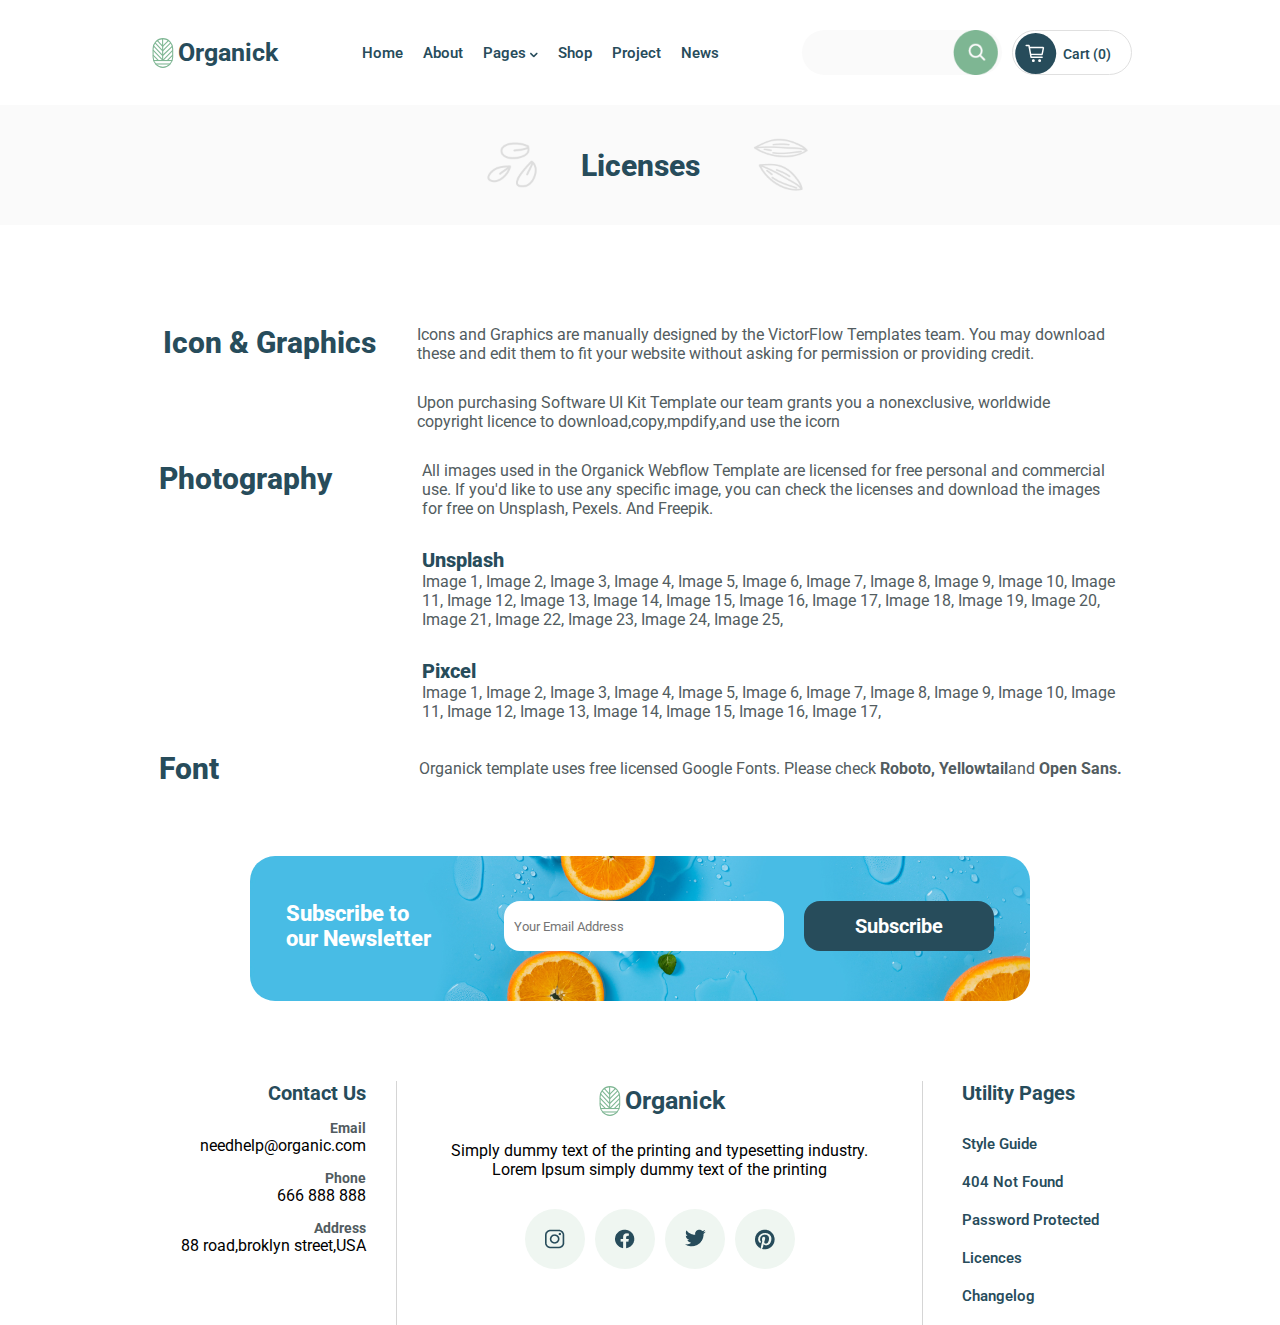
<file: licence.html>
<!DOCTYPE html>
<html lang="en">
<head>
    <meta charset="UTF-8">
    <meta http-equiv="X-UA-Compatible" content="IE=edge">
    <meta name="viewport" content="width=device-width, initial-scale=1.0">
    <title>licences</title>
    <link rel="stylesheet" href="licence.css">
    <link
      href="https://fonts.googleapis.com/css2?family=Yellowtail&display=swap"
      rel="stylesheet"
    />
    <link rel="preconnect" href="https://fonts.googleapis.com" />
    <link rel="preconnect" href="https://fonts.gstatic.com" crossorigin />
    <link
      href="https://fonts.googleapis.com/css2?family=Roboto&display=swap"
      rel="stylesheet"
    />
</head>
<body>
    <div style="width: 100%; padding-top: 30px; padding-bottom: 30px">
        <div id="nav-bar" style="width: 90%; margin: auto">
          <div class="top-1">
            <img src="./images/Logo.svg" width="30px" height="30px" /><b>Organick</b>
          </div>
          <ul>
            <li><a href="./index.html">Home</a></li>
            <li><a href="./about.html">About</a></li>
            <li><a href="#">Pages</a> <img src="./images/drop.png" alt="" /></li>
            <li><a href="./shop.html">Shop</a></li>
            <li><a href="#">Project</a></li>
            <li><a href="./news.html">News</a></li>
          </ul>
          <div class="nav-bar-top-3">
            <div class="top-3">
              <img
                src="./images/Search Icon.png"
                alt=""
                width="45px"
                class="search"
                height="100%"
              />
            </div>
  
            <div class="top-4">
              <img src="./images/Cart Icon.svg" alt="" width="45px" height="100%" />
              <p>Cart (0)</p>
            </div>
          </div>
          <div class="none"  style="position: relative;">
            <img src="./images/download.png" alt="" width="40px" class="hambuger"/>
            <div class="open">
            <ul class="show">
              <li class="out"><a href="./index.html">Home</a></li>
              <li class="out"><a href="./about.html">About</a></li>
              <li class="out"><a href="#">Pages</a> <img src="./images/drop.png" alt=""></li>
              <li class="out"><a href="./shop.html">Shop</a></li>
              <li class="out"><a href="#">Project</a></li>
              <li class="out"><a href="./news.html">News</a></li>
            </ul>
          </div>
        </div>
        </div>
      </div>
      <div class="licence">
        <b class="shop-middle">Licenses</b>
      </div>
      <div style="display: flex; justify-content: center; flex-wrap: wrap; gap: 30px; padding-top: 100px; padding-left: 10px; padding-right: 10px;">
      <div style=" display: flex; gap: clamp(20px,3.2vw,50px); justify-content: center; flex-wrap: wrap;">
        <p class="icon">Icon & Graphics</p>
        <div style="display: flex;flex-direction: column;gap: 30px; ">
          <p class="icons">Icons and Graphics are manually designed by the VictorFlow Templates team. You may download these and edit them to fit your website without asking for permission or providing credit.</p>
          <p class="icons"> Upon purchasing Software UI Kit Template our team grants you a nonexclusive, worldwide copyright licence to download,copy,mpdify,and use the icorn</p>
        </div>
      </div>
      <div style=" display: flex; gap: clamp(20px,16vw,90px); justify-content: center; flex-wrap: wrap;">
        <p class="icon">Photography</p>
        <div style="display: flex;flex-direction: column;gap: 30px; ">
          <p class="icons">All images used in the Organick Webflow Template are licensed for free personal and commercial use. If you'd like to use any specific image, you can check the licenses and download the images for free on Unsplash, Pexels‍. And Freepik.</p>
          <div>
            <p class="Unsplash">Unsplash</p>
          <p class="icons">Image 1,  Image 2, Image 3, Image 4, Image 5, Image 6, Image 7, Image 8, Image 9, Image 10, Image 11, Image 12, Image 13, Image 14, Image 15, Image 16, Image 17, Image 18, Image 19, Image 20, Image 21, Image 22, Image 23, Image 24, Image 25,</p>
        </div>
        <div>
          <p class="Unsplash">Pixcel</p>
          <p class="icons">Image 1,  Image 2, Image 3, Image 4, Image 5, Image 6, Image 7, Image 8, Image 9, Image 10, Image 11, Image 12, Image 13, Image 14, Image 15, Image 16, Image 17, </p>
        </div>
        </div>
      </div>
      <div style="display: flex; gap: clamp(20px,19vw,200px);justify-content: center; flex-wrap: wrap; align-items: center;">
        <p class="icon">Font</p>
        <div style="display: flex;flex-direction: column; ">
        <p style=" color: #525C60;">Organick template uses free licensed Google Fonts. Please check <b>Roboto, Yellowtail</b>and <b> Open Sans.</b></p>
      </div>
        </div>
      </div>
    
      
      <div class="down-last">
        <div class="whala">
        <div class="sub">Subscribe to
          our Newsletter
          </div>
        <div style="display: flex; gap: 20px; flex-wrap: wrap; justify-content: center;">
          <input type="email" class="email" placeholder="Your Email Address" style="width: 280px;
          height: 50px;" >
          <button class="down-last-btn"><b class="down-sub">Subscribe</b></button>
        </div>
      </div>
      </div>
      <div
      style="
        display: flex;
        justify-content: center;
        gap: 30px;
        padding-top: 50px;
        flex-wrap: wrap;
      "
    >
      <div class="get-out">
        <a class="Contact" style="padding-bottom: 13px" href="./contact.html">Contact Us</a>
        <div>
          <p class="info">Email</p>
          <p>needhelp@organic.com</p>
        </div>
        <div>
          <p class="info">Phone</p>
          <p>666 888 888</p>
        </div>
        <div>
          <p class="info">Address</p>
          <p>88 road,broklyn street,USA</p>
        </div>
      </div>
      <div class="get-out-2">
        <div class="top-1" style="padding-bottom: 20px">
          <img src="./images/Logo.svg" width="30px" height="30px" /><b>Organick</b>
        </div>
        <div style="max-width: 465px; text-align: center; padding-bottom: 30px">
          Simply dummy text of the printing and typesetting industry. Lorem
          Ipsum simply dummy text of the printing
        </div>
        <div
          style="
            display: flex;
            justify-content: center;
            gap: 10px;
            flex-wrap: wrap;
          "
        >
          <div class="same"><img src="./images/Insta.png" alt="" /></div>
          <div class="same"><img src="./images/Fb.png" alt="" /></div>
          <div class="same"><img src="./images/Twiter.png" alt="" /></div>
          <div class="same"><img src="./images/Pintrest.png" alt="" /></div>
        </div>
      </div>
      <div style="padding-left: 9px; display: flex; flex-direction: column;">
        <a class="Contact" style="padding-bottom: 30px" href="#">Utility Pages</a>
        <a class="last-last" href="#">Style Guide</a>
        <a class="last-last" href="./404.html">404 Not Found</a>
        <a class="last-last" href="./protectedpage.html">Password Protected</a>
        <a class="last-last" href="./licence.html">Licences</a>
        <a class="last-last" href="./changelog.html">Changelog</a>
      </div>
    </div>
    <script src="index.js"></script>
</body>
</html>
</file>
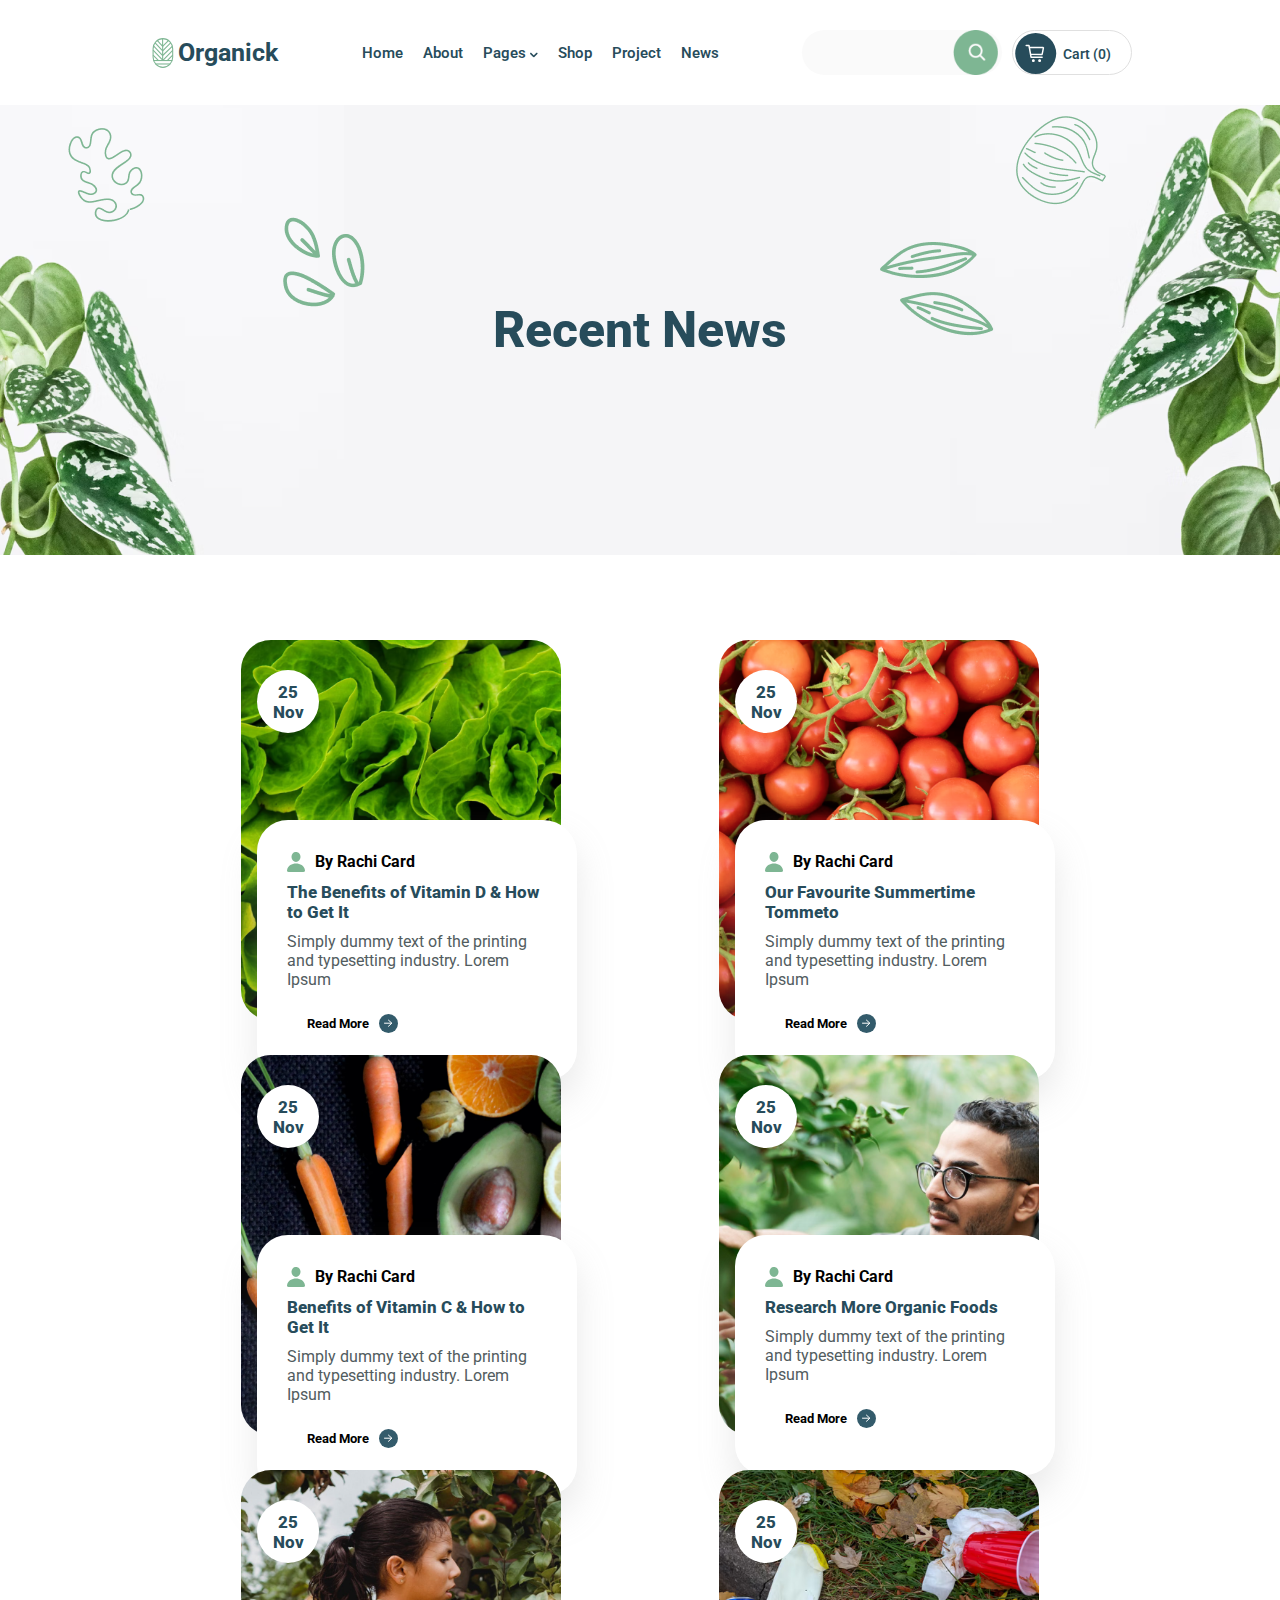
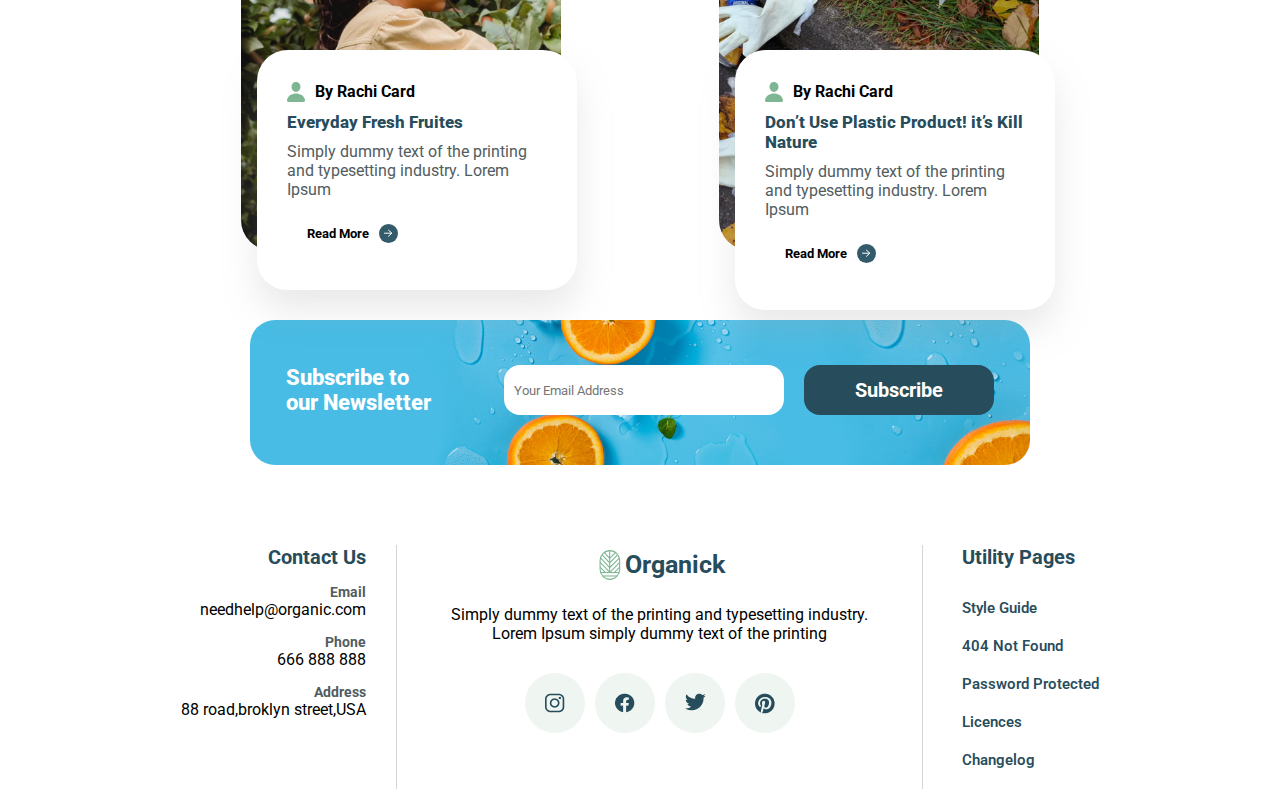
<file: news.html>
<!DOCTYPE html>
<html lang="en">
<head>
    <meta charset="UTF-8">
    <meta http-equiv="X-UA-Compatible" content="IE=edge">
    <meta name="viewport" content="width=device-width, initial-scale=1.0">
    <title>news</title>
    <link rel="stylesheet" href="news.css">
    <link
    href="https://fonts.googleapis.com/css2?family=Yellowtail&display=swap"
    rel="stylesheet"
  />
  <link rel="preconnect" href="https://fonts.googleapis.com" />
  <link rel="preconnect" href="https://fonts.gstatic.com" crossorigin />
  <link
    href="https://fonts.googleapis.com/css2?family=Roboto&display=swap"
    rel="stylesheet"
  />
</head>
<body>
    <div style="width: 100%; padding-top: 30px; padding-bottom: 30px">
        <div id="nav-bar" style="width: 90%; margin: auto">
          <div class="top-1">
            <img src="./images/Logo.svg" width="30px" height="30px" /><b>Organick</b>
          </div>
          <ul>
            <li><a href="./index.html">Home</a></li>
            <li><a href="./about.html">About</a></li>
            <li><a href="#">Pages</a> <img src="./images/drop.png" alt=""></li>
            <li><a href="./shop.html">Shop</a></li>
            <li><a href="#">Project</a></li>
            <li><a href="./news.html">News</a></li>
          </ul>
          <div class="nav-bar-top-3">
            <div class="top-3">
              <img
                src="./images/Search Icon.png"
                alt=""
                width="45px"
                class="search"
                height="100%"
              />
            </div>
  
            <div class="top-4">
              <img src="./images/Cart Icon.svg" alt="" width="45px" height="100%" />
              <p>Cart (0)</p>
            </div>
          </div>
          <div class="none"  style="position: relative;">
            <img src="./images/download.png" alt="" width="40px" class="hambuger"/>
            <div class="open">
            <ul class="show">
              <li class="out"><a href="./index.html">Home</a></li>
              <li class="out"><a href="./about.html">About</a></li>
              <li class="out"><a href="#">Pages</a> <img src="./images/drop.png" alt=""></li>
              <li class="out"><a href="./shop.html">Shop</a></li>
              <li class="out"><a href="#">Project</a></li>
              <li class="out"><a href="./news.html">News</a></li>
            </ul>
          </div>
        </div>
        </div>
      </div>
      <div id="shop-sec-2">
        <b class="shop-middle">Recent  News</b>
      </div>
        <div style="display: flex;flex-wrap: wrap; width: 80%;
      margin: auto; padding-top: 35px; justify-content: space-evenly; gap: 45px;">
        <div>
        <div id="round-1">
          <p class="round">
            25 Nov
          </p>
        </div>
        <div id="box-shadow">
          <p style="display: flex; gap: 10px;"><img src="./images/headgreen.svg" alt=""><b>By Rachi Card</b></p>
          <p style=" font-style: normal;
          font-weight: 800;
          font-size: 17px;
          color: #274C5B;
          max-width: 383px;">The Benefits of Vitamin D & How to Get It</p>
          <p class="simply-2">Simply dummy text of the printing and typesetting industry. Lorem Ipsum</p>
          <div><button class="Explore">
            <b>Read More</b><img src="./images/Aerrow.svg" />
          </button></div>
        </div>
      </div>
        <div>
          <div id="round-2">
            <p class="round">
              25 Nov
            </p>
          </div>
          <div id="box-shadow">
            <p style="display: flex; gap: 10px;"><img src="./images/headgreen.svg" alt=""><b>By Rachi Card</b></p>
            <p style=" font-style: normal;
            font-weight: 800;
            font-size: 17px;
            color: #274C5B;
            max-width: 383px;">Our Favourite Summertime Tommeto</p>
            <p class="simply-2">Simply dummy text of the printing and typesetting industry. Lorem Ipsum</p>
            <div><button class="Explore">
              <b>Read More</b><img src="./images/Aerrow.svg" />
            </button></div>
          </div>
          </div>
        </div>
        <div style="display: flex;flex-wrap: wrap; width: 80%;
      margin: auto; padding-top: 35px; justify-content: space-evenly; gap: 45px;">
        <div>
        <div id="round-3">
          <p class="round">
            25 Nov
          </p>
        </div>
        <div id="box-shadow">
          <p style="display: flex; gap: 10px;"><img src="./images/headgreen.svg" alt=""><b>By Rachi Card</b></p>
          <p style=" font-style: normal;
          font-weight: 800;
          font-size: 17px;
          color: #274C5B;
          max-width: 383px;">Benefits of Vitamin C & How to Get It</p>
          <p class="simply-2">Simply dummy text of the printing and typesetting industry. Lorem Ipsum</p>
          <div><button class="Explore">
            <b>Read More</b><img src="./images/Aerrow.svg" />
          </button></div>
        </div>
      </div>
        <div>
          <div id="round-4">
            <p class="round">
              25 Nov
            </p>
          </div>
          <div id="box-shadow">
            <p style="display: flex; gap: 10px;"><img src="./images/headgreen.svg" alt=""><b>By Rachi Card</b></p>
            <p style=" font-style: normal;
            font-weight: 800;
            font-size: 17px;
            color: #274C5B;
            max-width: 383px;">Research More Organic Foods</p>
            <p class="simply-2">Simply dummy text of the printing and typesetting industry. Lorem Ipsum</p>
            <div><button class="Explore">
              <b>Read More</b><img src="./images/Aerrow.svg" />
            </button></div>
          </div>
          </div>
        </div>
        <div style="display: flex;flex-wrap: wrap; width: 80%;
      margin: auto; padding-top: 35px; justify-content: space-evenly; gap: 45px;">
        <div>
        <div id="round-5">
          <p class="round">
            25 Nov
          </p>
        </div>
        <div id="box-shadow">
          <p style="display: flex; gap: 10px;"><img src="./images/headgreen.svg" alt=""><b>By Rachi Card</b></p>
          <p style=" font-style: normal;
          font-weight: 800;
          font-size: 17px;
          color: #274C5B;
          max-width: 383px;">Everyday Fresh Fruites</p>
          <p class="simply-2">Simply dummy text of the printing and typesetting industry. Lorem Ipsum</p>
          <div><button class="Explore">
            <b>Read More</b><img src="./images/Aerrow.svg" />
          </button></div>
        </div>
      </div>
        <div>
          <div id="round-6">
            <p class="round">
              25 Nov
            </p>
          </div>
          <div id="box-shadow">
            <p style="display: flex; gap: 10px;"><img src="./images/headgreen.svg" alt=""><b>By Rachi Card</b></p>
            <p style=" font-style: normal;
            font-weight: 800;
            font-size: 17px;
            color: #274C5B;
            max-width: 383px;">Don’t Use Plastic Product! it’s Kill Nature</p>
            <p class="simply-2">Simply dummy text of the printing and typesetting industry. Lorem Ipsum</p>
            <div><button class="Explore">
              <b>Read More</b><img src="./images/Aerrow.svg" />
            </button></div>
          </div>
          </div>
        </div>
      <div class="down-last">
        <div class="whala">
        <div class="sub">Subscribe to
          our Newsletter
          </div>
        <div style="display: flex; gap: 20px; flex-wrap: wrap; justify-content: center;">
          <input type="email" class="email" placeholder="Your Email Address" style="width: 280px;
          height: 50px;" >
          <button class="down-last-btn"><b class="down-sub">Subscribe</b></button>
        </div>
      </div>
      </div>

      <div
      style="
        display: flex;
        justify-content: center;
        gap: 30px;
        padding-top: 50px;
        flex-wrap: wrap;
      "
    >
      <div class="get-out">
        <a class="Contact" style="padding-bottom: 13px" href="./contact.html">Contact Us</a>
        <div>
          <p class="info">Email</p>
          <p>needhelp@organic.com</p>
        </div>
        <div>
          <p class="info">Phone</p>
          <p>666 888 888</p>
        </div>
        <div>
          <p class="info">Address</p>
          <p>88 road,broklyn street,USA</p>
        </div>
      </div>
      <div class="get-out-2">
        <div class="top-1" style="padding-bottom: 20px">
          <img src="./images/Logo.svg" width="30px" height="30px" /><b>Organick</b>
        </div>
        <div style="max-width: 465px; text-align: center; padding-bottom: 30px">
          Simply dummy text of the printing and typesetting industry. Lorem
          Ipsum simply dummy text of the printing
        </div>
        <div
          style="
            display: flex;
            justify-content: center;
            gap: 10px;
            flex-wrap: wrap;
          "
        >
          <div class="same"><img src="./images/Insta.png" alt="" /></div>
          <div class="same"><img src="./images/Fb.png" alt="" /></div>
          <div class="same"><img src="./images/Twiter.png" alt="" /></div>
          <div class="same"><img src="./images/Pintrest.png" alt="" /></div>
        </div>
      </div>
      <div style="padding-left: 9px; display: flex; flex-direction: column;">
        <a class="Contact" style="padding-bottom: 30px" href="#">Utility Pages</a>
        <a class="last-last" href="#">Style Guide</a>
        <a class="last-last" href="./404.html">404 Not Found</a>
        <a class="last-last" href="./protectedpage.html">Password Protected</a>
        <a class="last-last" href="./licence.html">Licences</a>
        <a class="last-last" href="./changelog.html">Changelog</a>
      </div>
    </div>
    <script src="index.js"></script>
</body>
</html>
</file>
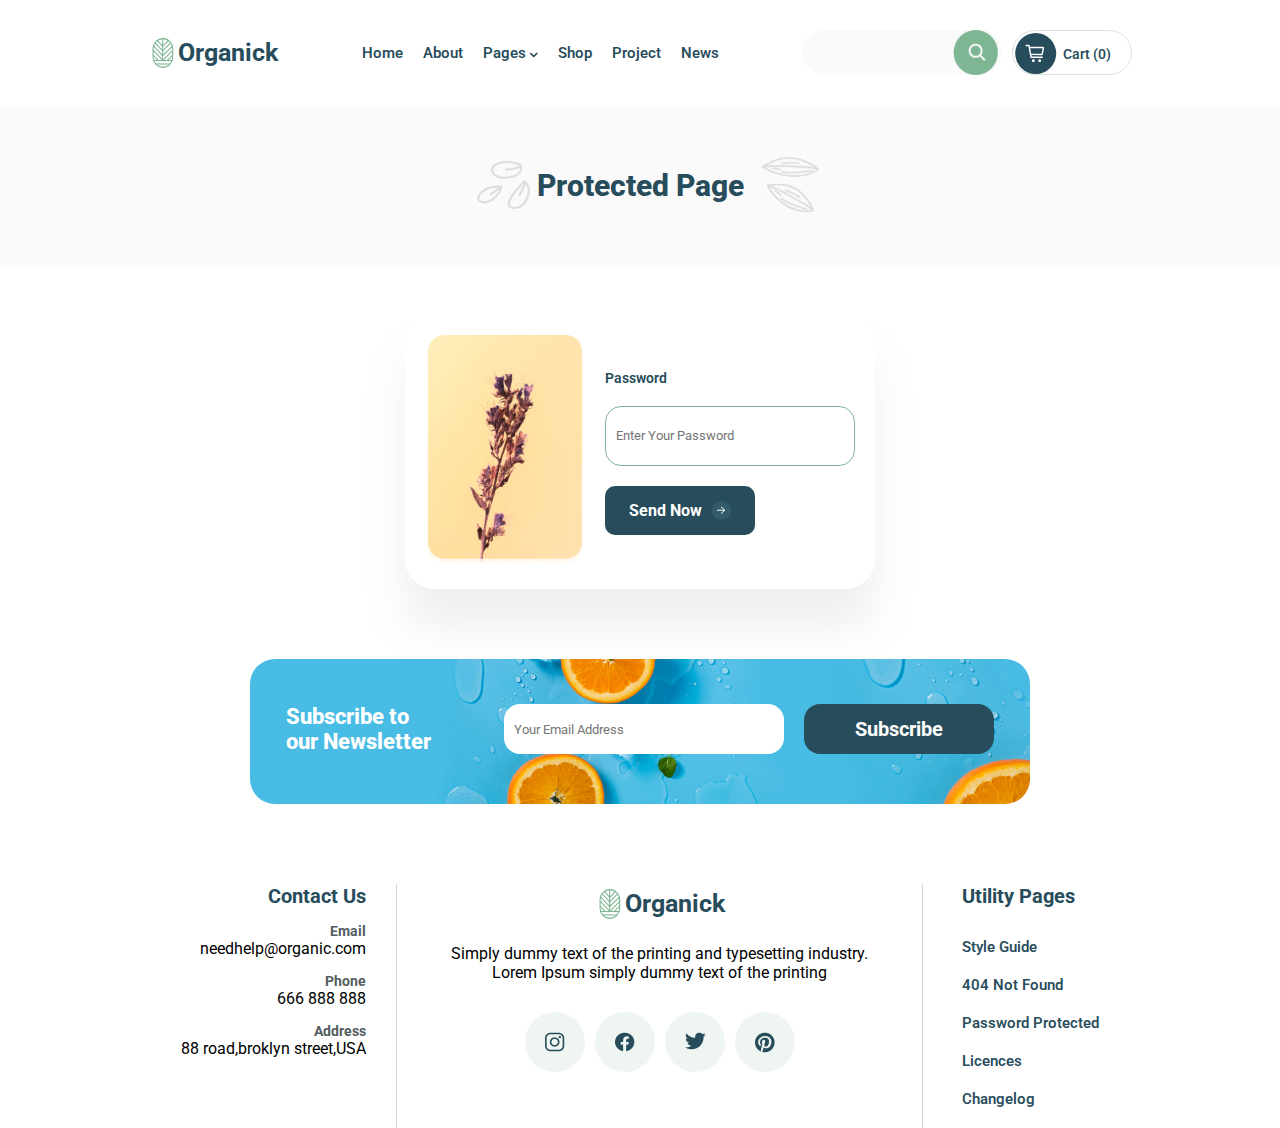
<file: protectedpage.html>
<!DOCTYPE html>
<html lang="en">
<head>
    <meta charset="UTF-8">
    <meta http-equiv="X-UA-Compatible" content="IE=edge">
    <meta name="viewport" content="width=device-width, initial-scale=1.0">
    <title>protectedpage</title>
    <link rel="stylesheet" href="protectedpage.css">
    <link
      href="https://fonts.googleapis.com/css2?family=Yellowtail&display=swap"
      rel="stylesheet"
    />
    <link rel="preconnect" href="https://fonts.googleapis.com" />
    <link rel="preconnect" href="https://fonts.gstatic.com" crossorigin />
    <link
      href="https://fonts.googleapis.com/css2?family=Roboto&display=swap"
      rel="stylesheet"
    />
</head>
<body>
    <div style="width: 100%; padding-top: 30px; padding-bottom: 30px">
        <div id="nav-bar" style="width: 90%; margin: auto">
          <div class="top-1">
            <img src="./images/Logo.svg" width="30px" height="30px" /><b>Organick</b>
          </div>
          <ul>
            <li><a href="./index.html">Home</a></li>
            <li><a href="./about.html">About</a></li>
            <li><a href="#">Pages</a> <img src="./images/drop.png" alt="" /></li>
            <li><a href="./shop.html">Shop</a></li>
            <li><a href="#">Project</a></li>
            <li><a href="./news.html">News</a></li>
          </ul>
          <div class="nav-bar-top-3">
            <div class="top-3">
              <img
                src="./images/Search Icon.png"
                alt=""
                width="45px"
                class="search"
                height="100%"
              />
            </div>
  
            <div class="top-4">
              <img src="./images/Cart Icon.svg" alt="" width="45px" height="100%" />
              <p>Cart (0)</p>
            </div>
          </div>
          <div class="none"  style="position: relative;">
            <img src="./images/download.png" alt="" width="40px" class="hambuger"/>
            <div class="open">
            <ul class="show">
              <li class="out"><a href="./index.html">Home</a></li>
              <li class="out"><a href="./about.html">About</a></li>
              <li class="out"><a href="#">Pages</a> <img src="./images/drop.png" alt=""></li>
              <li class="out"><a href="./shop.html">Shop</a></li>
              <li class="out"><a href="#">Project</a></li>
              <li class="out"><a href="./news.html">News</a></li>
            </ul>
          </div>
        </div>
        </div>
      </div>
      <div class="licence">
        <b class="shop-middle">Protected Page</b>
      </div>
      <div style="margin-top:50px; display: flex; justify-content: center;">
      <div style="display: flex; gap: 20px; justify-content: center; flex-wrap: wrap;background: #FFFFFF;
      box-shadow: 0px 39px 37px rgba(196, 196, 196, 0.25);
      border-radius: 30px; padding: 20px;">
        <div><img src="./images/protected.png" alt="" style="height: 230px;"></div>
        <div style="display: flex; flex-direction: column; gap: 20px; justify-content: center; "><label for="Password" style="color: #274C5B;font-style: normal;
            font-weight: 600;
            font-size: 14px;">Password</label>
        <input type="password" name="password" id="password" placeholder="Enter Your Password" style=" background: #FFFFFF;
        border: 1px solid #7EB693;
        border-radius: 16px;
        width: 250px;
        height: 60px;
        padding-left:10px;
        "/>
        <div class="shop">
            <b>Send Now</b><img src="./images/Aerrow.svg" alt="" />
          </div>
      </div>
    </div>
      </div>

      <div class="down-last">
        <div class="whala">
        <div class="sub">Subscribe to
          our Newsletter
          </div>
        <div style="display: flex; gap: 20px; flex-wrap: wrap; justify-content: center;">
          <input type="email" class="email" placeholder="Your Email Address" style="width: 280px;
          height: 50px;" >
          <button class="down-last-btn"><b class="down-sub">Subscribe</b></button>
        </div>
      </div>
      </div>
      <div
      style="
        display: flex;
        justify-content: center;
        gap: 30px;
        padding-top: 50px;
        flex-wrap: wrap;
      "
    >
      <div class="get-out">
        <a class="Contact" style="padding-bottom: 13px" href="./contact.html">Contact Us</a>
        <div>
          <p class="info">Email</p>
          <p>needhelp@organic.com</p>
        </div>
        <div>
          <p class="info">Phone</p>
          <p>666 888 888</p>
        </div>
        <div>
          <p class="info">Address</p>
          <p>88 road,broklyn street,USA</p>
        </div>
      </div>
      <div class="get-out-2">
        <div class="top-1" style="padding-bottom: 20px">
          <img src="./images/Logo.svg" width="30px" height="30px" /><b>Organick</b>
        </div>
        <div style="max-width: 465px; text-align: center; padding-bottom: 30px">
          Simply dummy text of the printing and typesetting industry. Lorem
          Ipsum simply dummy text of the printing
        </div>
        <div
          style="
            display: flex;
            justify-content: center;
            gap: 10px;
            flex-wrap: wrap;
          "
        >
          <div class="same"><img src="./images/Insta.png" alt="" /></div>
          <div class="same"><img src="./images/Fb.png" alt="" /></div>
          <div class="same"><img src="./images/Twiter.png" alt="" /></div>
          <div class="same"><img src="./images/Pintrest.png" alt="" /></div>
        </div>
      </div>
      <div style="padding-left: 9px; display: flex; flex-direction: column;">
        <a class="Contact" style="padding-bottom: 30px" href="#">Utility Pages</a>
        <a class="last-last" href="#">Style Guide</a>
        <a class="last-last" href="./404.html">404 Not Found</a>
        <a class="last-last" href="./protectedpage.html">Password Protected</a>
        <a class="last-last" href="./licence.html">Licences</a>
        <a class="last-last" href="./changelog.html">Changelog</a>
      </div>
    </div>
    <script src="index.js"></script>
</body>
</html>
</file>
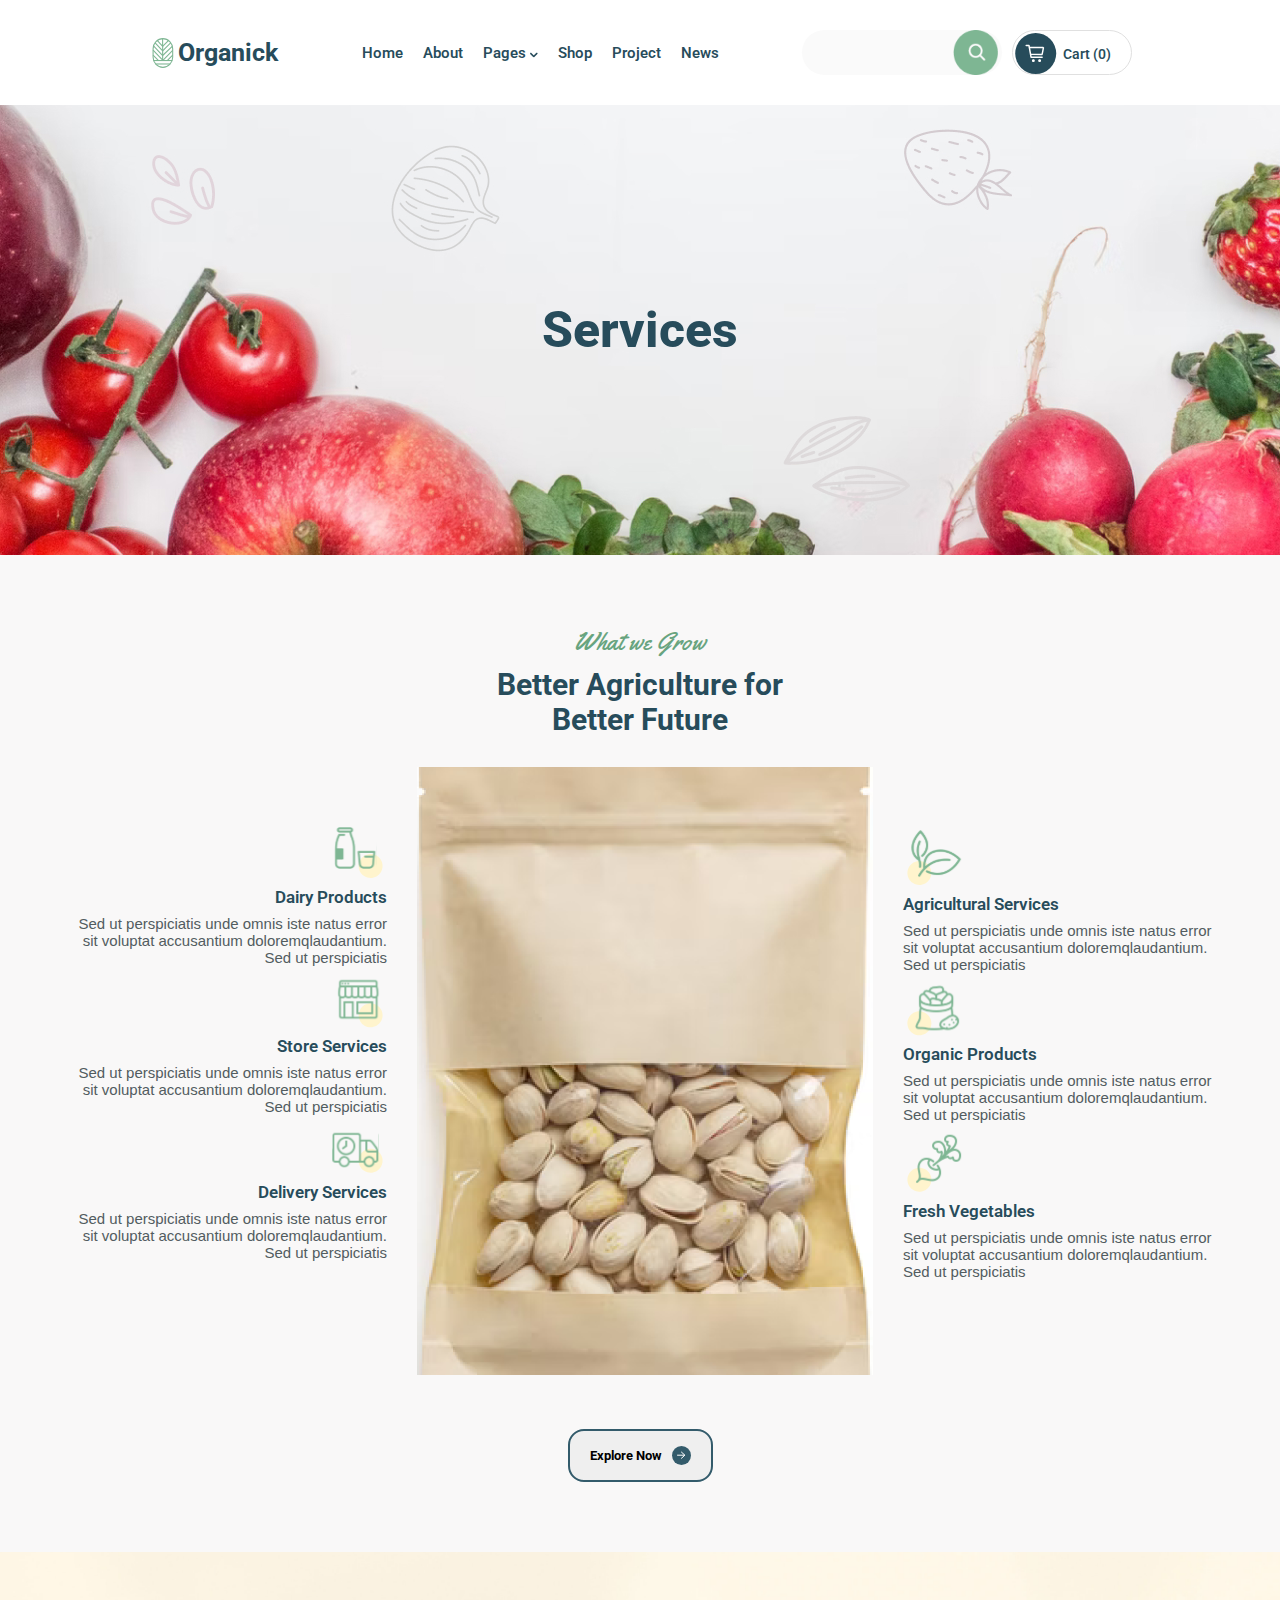
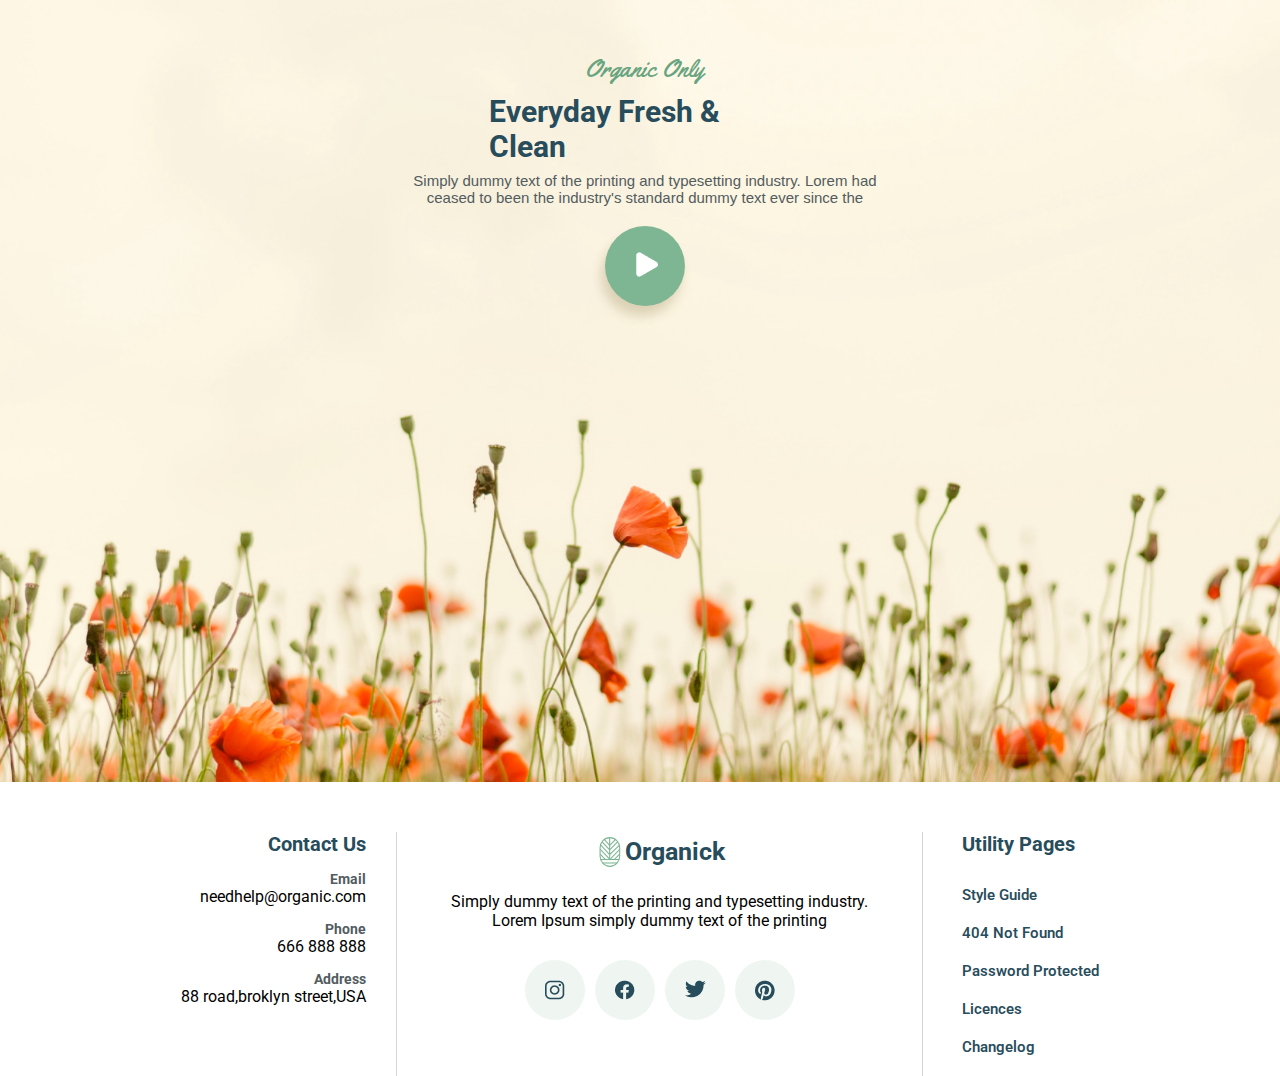
<file: service.html>
<!DOCTYPE html>
<html lang="en">
<head>
    <meta charset="UTF-8">
    <meta http-equiv="X-UA-Compatible" content="IE=edge">
    <meta name="viewport" content="width=device-width, initial-scale=1.0">
    <title>service</title>
    <link rel="stylesheet" href="service.css">
    <link
      href="https://fonts.googleapis.com/css2?family=Yellowtail&display=swap"
      rel="stylesheet"
    />
    <link rel="preconnect" href="https://fonts.googleapis.com" />
    <link rel="preconnect" href="https://fonts.gstatic.com" crossorigin />
    <link
      href="https://fonts.googleapis.com/css2?family=Roboto&display=swap"
      rel="stylesheet"
    />
</head>
<body>
    <div style="width: 100%; padding-top: 30px; padding-bottom: 30px">
        <div id="nav-bar" style="width: 90%; margin: auto">
          <div class="top-1">
            <img src="./images/Logo.svg" width="30px" height="30px" /><b>Organick</b>
          </div>
          <ul>
            <li><a href="./index.html">Home</a></li>
            <li><a href="./about.html">About</a></li>
            <li><a href="#">Pages</a> <img src="./images/drop.png" alt="" /></li>
            <li><a href="./shop.html">Shop</a></li>
            <li><a href="#">Project</a></li>
            <li><a href="./news.html">News</a></li>
          </ul>
          <div class="nav-bar-top-3">
            <div class="top-3">
              <img
                src="./images/Search Icon.png"
                alt=""
                width="45px"
                class="search"
                height="100%"
              />
            </div>
  
            <div class="top-4">
              <img src="./images/Cart Icon.svg" alt="" width="45px" height="100%" />
              <p>Cart (0)</p>
            </div>
          </div>
          <div class="none"  style="position: relative;">
            <img src="./images/download.png" alt="" width="40px" class="hambuger"/>
            <div class="open">
            <ul class="show">
              <li class="out"><a href="./index.html">Home</a></li>
              <li class="out"><a href="./about.html">About</a></li>
              <li class="out"><a href="#">Pages</a> <img src="./images/drop.png" alt=""></li>
              <li class="out"><a href="./shop.html">Shop</a></li>
              <li class="out"><a href="#">Project</a></li>
              <li class="out"><a href="./news.html">News</a></li>
            </ul>
          </div>
        </div>
        </div>
      </div>
      <div id="shop-sec-2">
        <b class="shop-middle">Services</b>
      </div>
      <div style="background: #F9F8F8; padding-top: 70px; padding-bottom: 70px;">
      <div style="display: flex;flex-direction: column; justify-content: center; align-items: center;">
        <p class="Yellowtail">What we Grow</p>
        <p class="accredited" style="text-align: center;">Better Agriculture
            for
             Better Future</p>
      </div>
      <div id="service">
        <div style="padding-top: 60px;">
        <div class="right">
            <img src="./images/milk.svg" alt="">
            <p class="Dairy">Dairy Products</p>
            <p class="simply">Sed ut perspiciatis unde omnis iste natus error sit voluptat accusantium doloremqlaudantium. Sed ut perspiciatis</p>
        </div>
        <div class="right">
            <img src="./images/shop.svg" alt="">
            <p class="Dairy">Store Services</p>
            <p class="simply">Sed ut perspiciatis unde omnis iste natus error sit voluptat accusantium doloremqlaudantium. Sed ut perspiciatis</p>
        </div>
        <div class="right">
            <img src="./images/delivery.svg" alt="">
            <p class="Dairy">Delivery Services</p>
            <p class="simply">Sed ut perspiciatis unde omnis iste natus error sit voluptat accusantium doloremqlaudantium. Sed ut perspiciatis</p>
        </div>
    </div>
        <div><img src="./images/peanot.png" alt=""  class="pea"></div>
        <div style="padding-top: 60px;">
            <div style="text-align: left; padding-bottom: 10px;">
                <img src="./images/dottedflower.svg" alt="">
                <p class="Dairy">Agricultural Services</p>
                <p class="simply">Sed ut perspiciatis unde omnis iste natus error sit voluptat accusantium doloremqlaudantium. Sed ut perspiciatis</p>
            </div>
            <div style="text-align: left; padding-bottom: 10px;">
                <img src="./images/dottedrice.svg" alt="">
                <p class="Dairy">Organic Products</p>
                <p class="simply">Sed ut perspiciatis unde omnis iste natus error sit voluptat accusantium doloremqlaudantium. Sed ut perspiciatis</p>
            </div>
            <div style="text-align: left; padding-bottom: 10px;">
                <img src="./images/dottedcarrot.svg" alt="">
                <p class="Dairy">Fresh Vegetables</p>
                <p class="simply">Sed ut perspiciatis unde omnis iste natus error sit voluptat accusantium doloremqlaudantium. Sed ut perspiciatis</p>
            </div>
        </div>
      </div>
      <div style="display: flex; justify-content: center; padding-top: 50px;"><button class="Explore">
        <b>Explore Now</b><img src="./images/Aerrow.svg" /></div>
    </div>
    <div id="service-last">
        <div style="display: flex; flex-direction: column; justify-content: center; align-items: center; padding-top: 100px; padding-left: 10px;">
            <p class="Yellowtail">Organic Only</p>
            <p class="accredited" style="max-width: 312px;">Everyday Fresh & Clean</p>
            <p class="simply" style="text-align: center; max-width: 472px;">Simply dummy text of the printing and typesetting industry. Lorem had ceased to been the industry's standard dummy text ever since the </p>
            <div style="width: 80px; height: 80px; border-radius: 50%; 
            background: #7EB693;
            box-shadow: -4px 10px 12px #DBD1B5; margin-top: 20px;"><img src="./images/play.png" alt="" style="padding-top: 26px;
    padding-left: 31px;"></div>
        </div>
    </div>
    <div
    style="
      display: flex;
      justify-content: center;
      gap: 30px;
      padding-top: 50px;
      flex-wrap: wrap;
    "
  >
    <div class="get-out">
      <a class="Contact" style="padding-bottom: 13px" href="./contact.html">Contact Us</a>
      <div>
        <p class="info">Email</p>
        <p>needhelp@organic.com</p>
      </div>
      <div>
        <p class="info">Phone</p>
        <p>666 888 888</p>
      </div>
      <div>
        <p class="info">Address</p>
        <p>88 road,broklyn street,USA</p>
      </div>
    </div>
    <div class="get-out-2">
      <div class="top-1" style="padding-bottom: 20px">
        <img src="./images/Logo.svg" width="30px" height="30px" /><b>Organick</b>
      </div>
      <div style="max-width: 465px; text-align: center; padding-bottom: 30px">
        Simply dummy text of the printing and typesetting industry. Lorem
        Ipsum simply dummy text of the printing
      </div>
      <div
        style="
          display: flex;
          justify-content: center;
          gap: 10px;
          flex-wrap: wrap;
        "
      >
        <div class="same"><img src="./images/Insta.png" alt="" /></div>
        <div class="same"><img src="./images/Fb.png" alt="" /></div>
        <div class="same"><img src="./images/Twiter.png" alt="" /></div>
        <div class="same"><img src="./images/Pintrest.png" alt="" /></div>
      </div>
    </div>
    <div style="padding-left: 9px; display: flex; flex-direction: column;">
      <a class="Contact" style="padding-bottom: 30px" href="#">Utility Pages</a>
      <a class="last-last" href="#">Style Guide</a>
      <a class="last-last" href="./404.html">404 Not Found</a>
      <a class="last-last" href="./protectedpage.html">Password Protected</a>
      <a class="last-last" href="./licence.html">Licences</a>
      <a class="last-last" href="./changelog.html">Changelog</a>
    </div>
  </div>
  <script src="index.js"></script>
</body>
</html>
</file>
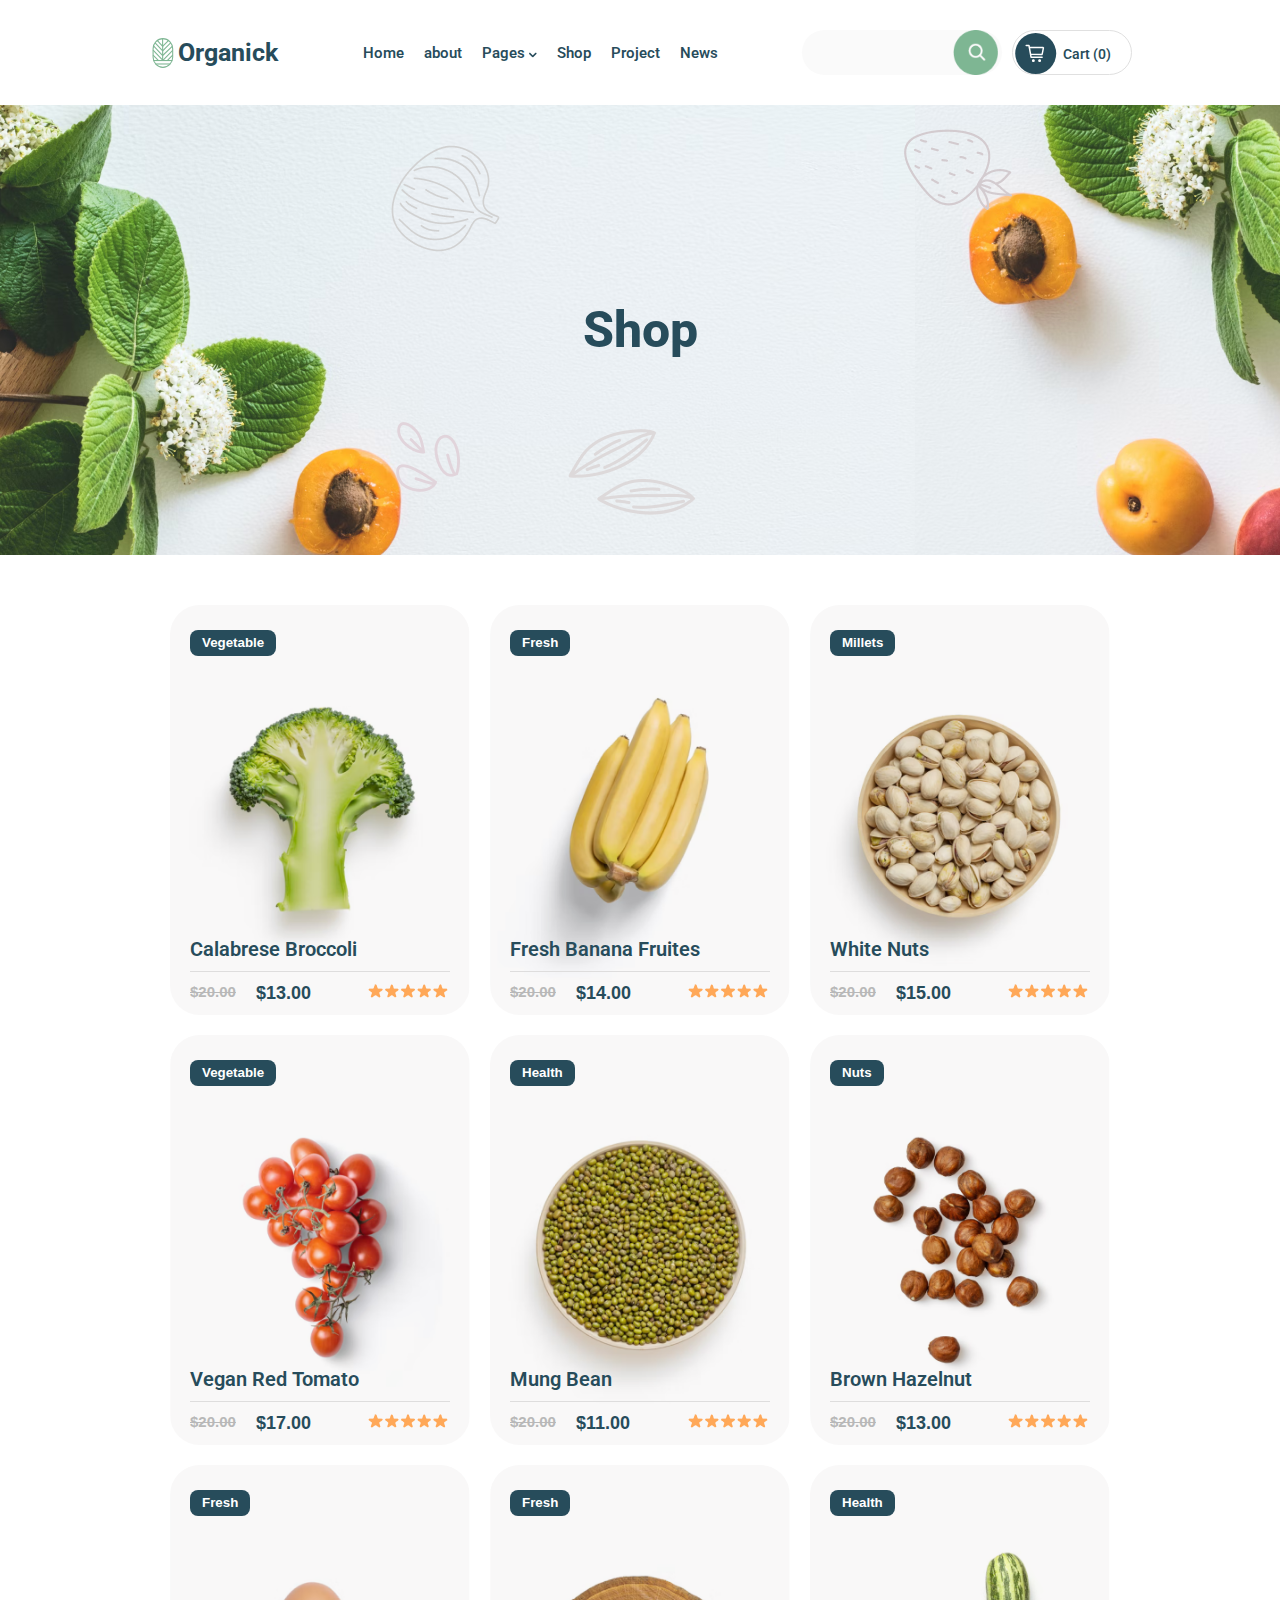
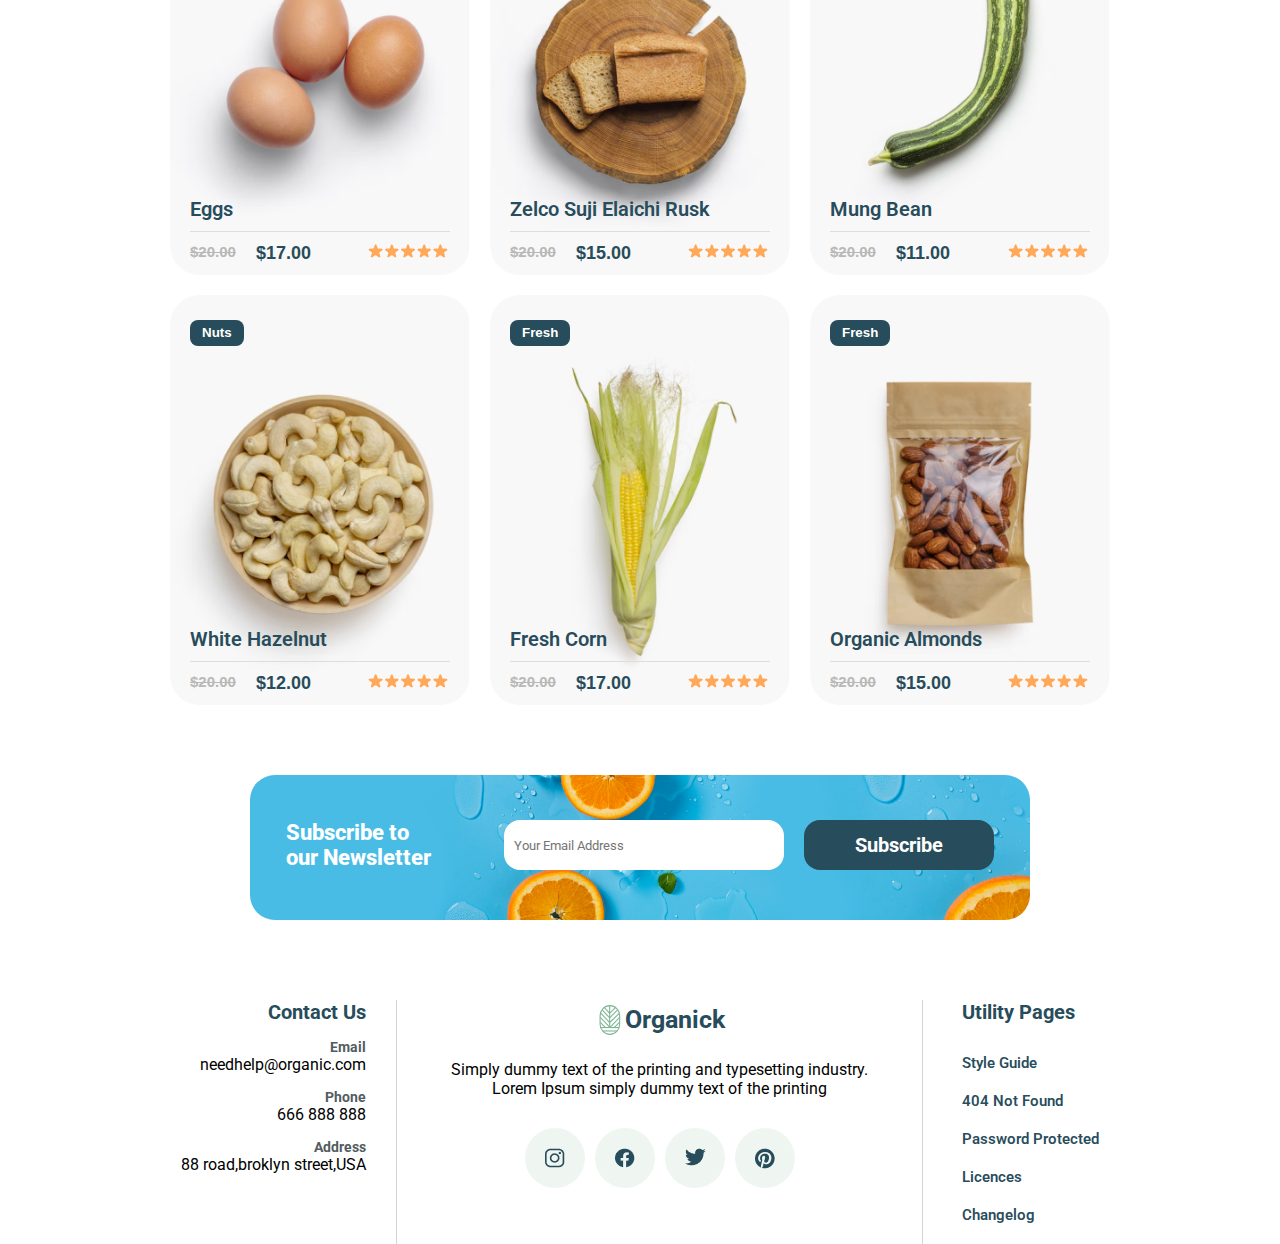
<file: shop.html>
<!DOCTYPE html>
<html lang="en">
<head>
    <meta charset="UTF-8">
    <meta http-equiv="X-UA-Compatible" content="IE=edge">
    <meta name="viewport" content="width=device-width, initial-scale=1.0">
    <title>shop</title>
    <link rel="stylesheet" href="shop.css">
    <link
      href="https://fonts.googleapis.com/css2?family=Yellowtail&display=swap"
      rel="stylesheet"
    />
    <link rel="preconnect" href="https://fonts.googleapis.com" />
    <link rel="preconnect" href="https://fonts.gstatic.com" crossorigin />
    <link
      href="https://fonts.googleapis.com/css2?family=Roboto&display=swap"
      rel="stylesheet"
    />
</head>
<body>
    <div style="width: 100%; padding-top: 30px; padding-bottom: 30px">
        <div id="nav-bar" style="width: 90%; margin: auto">
          <div class="top-1">
            <img src="./images/Logo.svg" width="30px" height="30px" /><b>Organick</b>
          </div>
          <ul>
            <li><a href="./index.html">Home</a></li>
            <li><a href="./about.html">about</a></li>
            <li><a href="#">Pages</a> <img src="./images/drop.png" alt=""></li>
            <li><a href="./shop.html">Shop</a></li>
            <li><a href="#">Project</a></li>
            <li><a href="./news.html">News</a></li>
          </ul>
          <div class="nav-bar-top-3">
            <div class="top-3">
              <img
                src="./images/Search Icon.png"
                alt=""
                width="45px"
                class="search"
                height="100%"
              />
            </div>
  
            <div class="top-4">
              <img src="./images/Cart Icon.svg" alt="" width="45px" height="100%" />
              <p>Cart (0)</p>
            </div>
          </div>
          <div class="none"  style="position: relative;">
            <img src="./images/download.png" alt="" width="40px" class="hambuger"/>
            <div class="open">
            <ul class="show">
              <li class="out"><a href="./index.html">Home</a></li>
              <li class="out"><a href="./about.html">About</a></li>
              <li class="out"><a href="#">Pages</a> <img src="./images/drop.png" alt=""></li>
              <li class="out"><a href="./shop.html">Shop</a></li>
              <li class="out"><a href="#">Project</a></li>
              <li class="out"><a href="./news.html">News</a></li>
            </ul>
          </div>
        </div>
        </div>
      </div>
      <div id="shop-sec-2">
        <b class="shop-middle">Shop</b>
      </div>
      <div
      id="section-4"
      style="display: flex; flex-wrap: wrap; justify-content: center; gap: 20px;width: 80%;
      margin: auto;"
    >
      <div class="section-4-first">
        <div><button class="alike">Vegetable</button></div>
        <div>
          <p class="Calabrese">Calabrese Broccoli</p>
          <div class="down">
            <div class="down-flex-1">
              <del class="cancelled">$20.00</del> <b class="cash">$13.00</b>
            </div>
            <div><img src="./images/Star.png" alt="" /></div>
          </div>
        </div>
      </div>
      <div class="section-4-first-1">
        <div><button class="alike">Fresh</button></div>
        <div>
          <p class="Calabrese">Fresh Banana Fruites</p>
          <div class="down">
            <div class="down-flex-1">
              <del class="cancelled">$20.00</del> <b class="cash">$14.00</b>
            </div>
            <div><img src="./images/Star.png" alt="" /></div>
          </div>
        </div>
      </div>
      <div class="section-4-first-2">
        <div><button class="alike">Millets</button></div>
        <div>
          <p class="Calabrese">White Nuts</p>
          <div class="down">
            <div class="down-flex-1">
              <del class="cancelled">$20.00</del> <b class="cash">$15.00</b>
            </div>
            <div><img src="./images/Star.png" alt="" /></div>
          </div>
        </div>
      </div>
      <div class="section-4-first-3">
        <div><button class="alike">Vegetable</button></div>
        <div>
          <p class="Calabrese">Vegan Red Tomato</p>
          <div class="down">
            <div class="down-flex-1">
              <del class="cancelled">$20.00</del> <b class="cash">$17.00</b>
            </div>
            <div><img src="./images/Star.png" alt="" /></div>
          </div>
        </div>
      </div>
      <div class="section-4-first-4">
        <div><button class="alike">Health</button></div>
        <div>
          <p class="Calabrese">Mung Bean</p>
          <div class="down">
            <div class="down-flex-1">
              <del class="cancelled">$20.00</del> <b class="cash">$11.00</b>
            </div>
            <div><img src="./images/Star.png" alt="" /></div>
          </div>
        </div>
      </div>
      <div class="section-4-first-5">
        <div><button class="alike">Nuts</button></div>
        <div>
          <p class="Calabrese">Brown Hazelnut</p>
          <div class="down">
            <div class="down-flex-1">
              <del class="cancelled">$20.00</del> <b class="cash">$13.00</b>
            </div>
            <div><img src="./images/Star.png" alt="" /></div>
          </div>
        </div>
      </div>
      <div class="section-4-first-6">
        <div><button class="alike">Fresh</button></div>
        <div>
          <p class="Calabrese">Eggs</p>
          <div class="down">
            <div class="down-flex-1">
              <del class="cancelled">$20.00</del> <b class="cash">$17.00</b>
            </div>
            <div><img src="./images/Star.png" alt="" /></div>
          </div>
        </div>
      </div>
      <div class="section-4-first-7">
        <div><button class="alike">Fresh</button></div>
        <div>
          <p class="Calabrese">Zelco Suji Elaichi Rusk</p>
          <div class="down">
            <div class="down-flex-1">
              <del class="cancelled">$20.00</del> <b class="cash">$15.00</b>
            </div>
            <div><img src="./images/Star.png" alt="" /></div>
          </div>
        </div>
      </div>
      <div class="section-4-first-8">
        <div><button class="alike">Health</button></div>
        <div>
          <p class="Calabrese">Mung Bean</p>
          <div class="down">
            <div class="down-flex-1">
              <del class="cancelled">$20.00</del> <b class="cash">$11.00</b>
            </div>
            <div><img src="./images/Star.png" alt="" /></div>
          </div>
        </div>
      </div>
      <div class="section-4-first-9">
        <div><button class="alike">Nuts</button></div>
        <div>
          <p class="Calabrese">White Hazelnut</p>
          <div class="down">
            <div class="down-flex-1">
              <del class="cancelled">$20.00</del> <b class="cash">$12.00</b>
            </div>
            <div><img src="./images/Star.png" alt="" /></div>
          </div>
        </div>
      </div>
      <div class="section-4-first-10">
        <div><button class="alike">Fresh</button></div>
        <div>
          <p class="Calabrese">Fresh Corn</p>
          <div class="down">
            <div class="down-flex-1">
              <del class="cancelled">$20.00</del> <b class="cash">$17.00</b>
            </div>
            <div><img src="./images/Star.png" alt="" /></div>
          </div>
        </div>
      </div>
      <div class="section-4-first-11">
        <div><button class="alike">Fresh</button></div>
        <div>
          <p class="Calabrese">Organic Almonds</p>
          <div class="down">
            <div class="down-flex-1">
              <del class="cancelled">$20.00</del> <b class="cash">$15.00</b>
            </div>
            <div><img src="./images/Star.png" alt="" /></div>
          </div>
        </div>
      </div>
    </div>
    <div class="down-last">
      <div class="whala">
      <div class="sub">Subscribe to
        our Newsletter
        </div>
      <div style="display: flex; gap: 20px; flex-wrap: wrap; justify-content: center;">
        <input type="email" class="email" placeholder="Your Email Address" style="width: 280px;
        height: 50px;" >
        <button class="down-last-btn"><b class="down-sub">Subscribe</b></button>
      </div>
    </div>
    </div>
    <div
    style="
      display: flex;
      justify-content: center;
      gap: 30px;
      padding-top: 50px;
      flex-wrap: wrap;
    "
  >
    <div class="get-out">
      <a class="Contact" style="padding-bottom: 13px" href="./contact.html">Contact Us</a>
      <div>
        <p class="info">Email</p>
        <p>needhelp@organic.com</p>
      </div>
      <div>
        <p class="info">Phone</p>
        <p>666 888 888</p>
      </div>
      <div>
        <p class="info">Address</p>
        <p>88 road,broklyn street,USA</p>
      </div>
    </div>
    <div class="get-out-2">
      <div class="top-1" style="padding-bottom: 20px">
        <img src="./images/Logo.svg" width="30px" height="30px" /><b>Organick</b>
      </div>
      <div style="max-width: 465px; text-align: center; padding-bottom: 30px">
        Simply dummy text of the printing and typesetting industry. Lorem
        Ipsum simply dummy text of the printing
      </div>
      <div
        style="
          display: flex;
          justify-content: center;
          gap: 10px;
          flex-wrap: wrap;
        "
      >
        <div class="same"><img src="./images/Insta.png" alt="" /></div>
        <div class="same"><img src="./images/Fb.png" alt="" /></div>
        <div class="same"><img src="./images/Twiter.png" alt="" /></div>
        <div class="same"><img src="./images/Pintrest.png" alt="" /></div>
      </div>
    </div>
    <div style="padding-left: 9px; display: flex; flex-direction: column;">
      <a class="Contact" style="padding-bottom: 30px" href="#">Utility Pages</a>
      <a class="last-last" href="#">Style Guide</a>
      <a class="last-last" href="./404.html">404 Not Found</a>
      <a class="last-last" href="./protectedpage.html">Password Protected</a>
      <a class="last-last" href="./licence.html">Licences</a>
      <a class="last-last" href="./changelog.html">Changelog</a>
    </div>
  </div>
  <script src="index.js"></script>
</body>
</html>
</file>
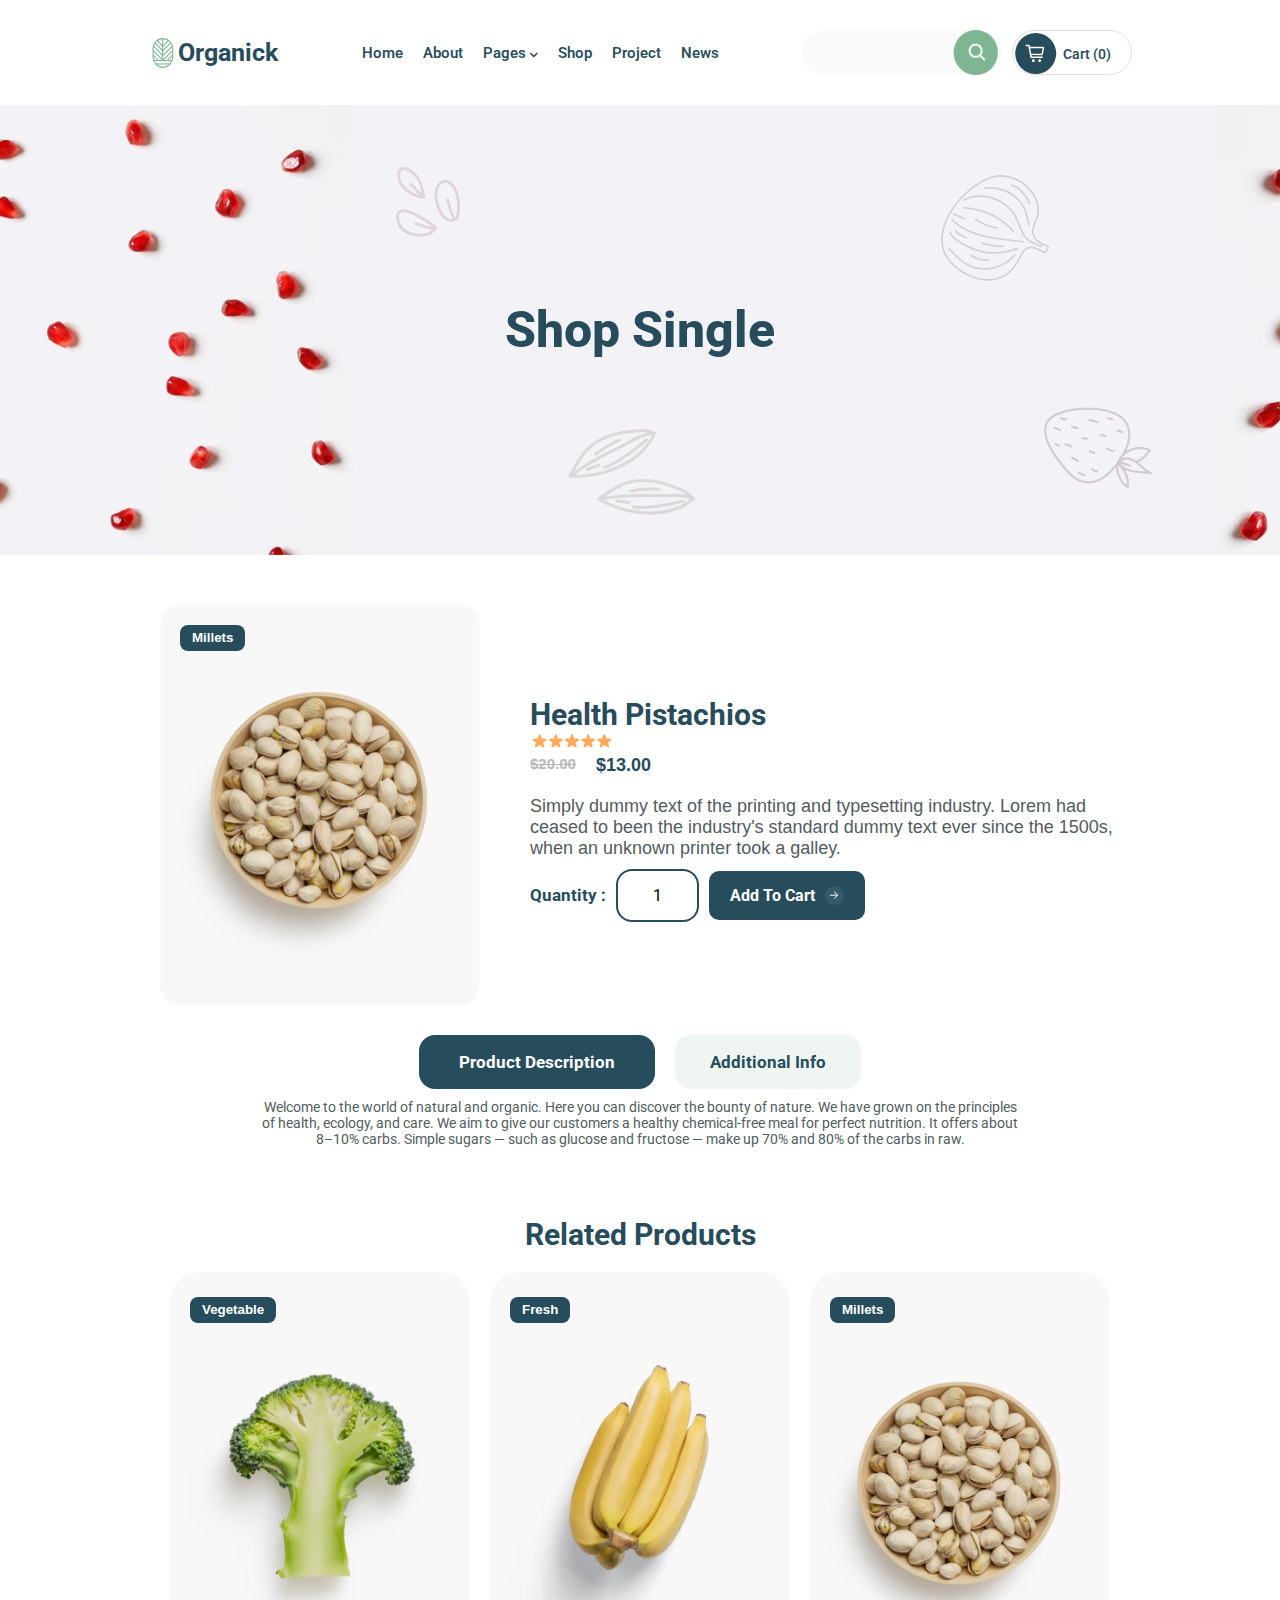
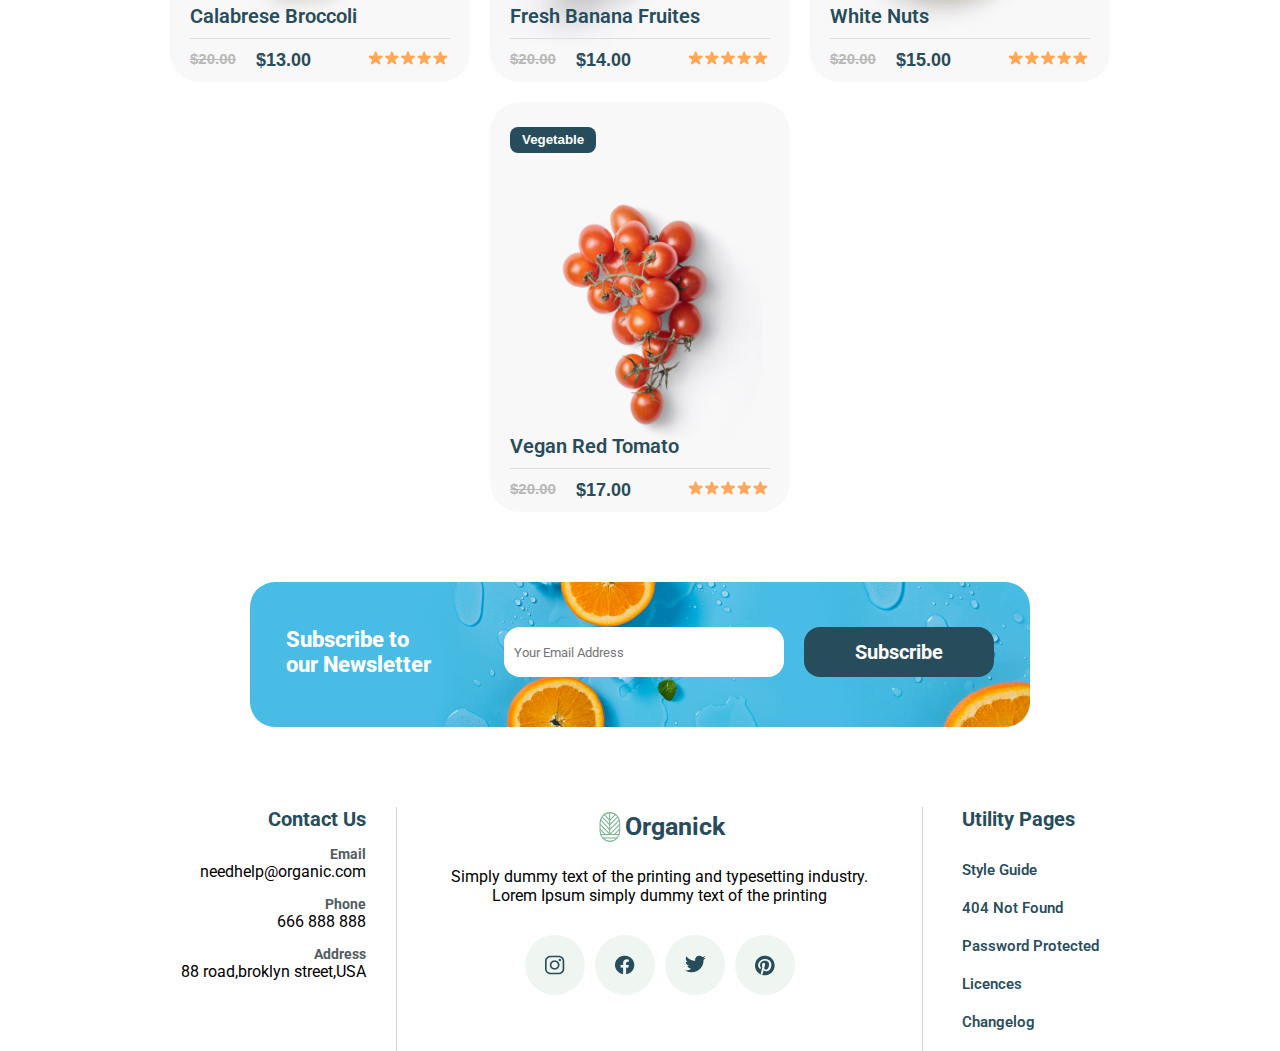
<file: shopsingle.html>
<!DOCTYPE html>
<html lang="en">
  <head>
    <meta charset="UTF-8" />
    <meta http-equiv="X-UA-Compatible" content="IE=edge" />
    <meta name="viewport" content="width=device-width, initial-scale=1.0" />
    <title>shopsingle</title>
    <link rel="stylesheet" href="shopsingle.css" />
    <link
      href="https://fonts.googleapis.com/css2?family=Yellowtail&display=swap"
      rel="stylesheet"
    />
    <link rel="preconnect" href="https://fonts.googleapis.com" />
    <link rel="preconnect" href="https://fonts.gstatic.com" crossorigin />
    <link
      href="https://fonts.googleapis.com/css2?family=Roboto&display=swap"
      rel="stylesheet"
    />
  </head>
  <body>
    <div style="width: 100%; padding-top: 30px; padding-bottom: 30px">
      <div id="nav-bar" style="width: 90%; margin: auto">
        <div class="top-1">
          <img src="./images/Logo.svg" width="30px" height="30px" /><b>Organick</b>
        </div>
        <ul>
          <li><a href="./index.html">Home</a></li>
          <li><a href="./about.html">About</a></li>
          <li><a href="#">Pages</a> <img src="./images/drop.png" alt="" /></li>
          <li><a href="./shop.html">Shop</a></li>
          <li><a href="#">Project</a></li>
          <li><a href="./news.html">News</a></li>
        </ul>
        <div class="nav-bar-top-3">
          <div class="top-3">
            <img
              src="./images/Search Icon.png"
              alt=""
              width="45px"
              class="search"
              height="100%"
            />
          </div>

          <div class="top-4">
            <img src="./images/Cart Icon.svg" alt="" width="45px" height="100%" />
            <p>Cart (0)</p>
          </div>
        </div>
        <div class="none"  style="position: relative;">
          <img src="./images/download.png" alt="" width="40px" class="hambuger"/>
          <div class="open">
          <ul class="show">
            <li class="out"><a href="./index.html">Home</a></li>
            <li class="out"><a href="./about.html">About</a></li>
            <li class="out"><a href="#">Pages</a> <img src="./images/drop.png" alt=""></li>
            <li class="out"><a href="./shop.html">Shop</a></li>
            <li class="out"><a href="#">Project</a></li>
            <li class="out"><a href="./news.html">News</a></li>
          </ul>
        </div>
      </div>
      </div>
    </div>
    <div id="shop-sec-2">
      <b class="shop-middle">Shop Single</b>
    </div>
    <div
      style="
        display: flex;
        width: 80%;
        margin: auto;
        gap: 50px;
        flex-wrap: wrap;
        justify-content: center;
      "
    >
      <div class="style">
        <button class="alike">Millets</button>
      </div>
      <div
        style="display: flex; flex-direction: column; justify-content: center"
      >
        <div>
          <p class="accredited">Health Pistachios</p>
          <p><img src="./images/Star.png" alt="" /></p>
          <div class="down-flex-1">
            <del class="cancelled">$20.00</del> <b class="cash">$13.00</b>
          </div>
          <p class="simply">
            Simply dummy text of the printing and typesetting industry. Lorem
            had ceased to been the industry's standard dummy text ever since the
            1500s, when an unknown printer took a galley.
          </p>
        </div>
        <div style="display: flex; gap: 10px; align-items: center;flex-wrap: wrap;" class="just">
          <p
            style="
              color: #274c5b;
              font-style: normal;
              font-weight: 700;
              font-size: 17px;
            "
          >
            Quantity :
          </p>
          <div class="one">1</div>
          <div class="shop">
            <b>Add To Cart</b><img src="./images/Aerrow.svg" alt="" />
          </div>
        </div>
      </div>
    </div>
    <div style="width: 60%; margin: auto;">
      <div style="display: flex; gap: 20px; flex-wrap: wrap; justify-content: center; padding-top: 30px; padding-bottom: 10px;">
        <button
          style="
            display: flex;
            flex-direction: row;
            justify-content: center;
            align-items: center;
            background: #274c5b;
            border-radius: 16px;
            padding: 17px 40px;
            gap: 10px;
            color: #FFFFFF;
            font-weight: 700;
font-size: 17px;
          "
        >
          Product Description</button
        ><button style="display: flex;
        flex-direction: row;
        justify-content: center;
        align-items: center;
        padding: 15px 35px;
        color: #274C5B;
        font-style: normal;
font-weight: 700;
font-size: 17px;
        background: #EFF6F1;
border-radius: 16px;">Additional Info</button>
      </div>
      <div style="text-align: center;
      font-style: normal;
font-weight: 400;
font-size: 14px;
color: #525C60;">
        Welcome to the world of natural and organic. Here you can discover the
        bounty of nature. We have grown on the principles of health, ecology,
        and care. We aim to give our customers a healthy chemical-free meal for
        perfect nutrition. It offers about 8–10% carbs. Simple sugars — such as
        glucose and fructose — make up 70% and 80% of the carbs in raw.
      </div>
    </div>
    <p class="accredited" style="text-align: center;
    margin: auto;padding-top: 70px; padding-bottom: 20px;">Related Products</p>
    <div id="section-4"
    style="display: flex; flex-wrap: wrap; justify-content: center; gap: 20px;width: 80%;
    margin: auto;">
      <div class="section-4-first">
        <div><button class="alike">Vegetable</button></div>
        <div>
          <p class="Calabrese">Calabrese Broccoli</p>
          <div class="down">
            <div class="down-flex-1">
              <del class="cancelled">$20.00</del> <b class="cash">$13.00</b>
            </div>
            <div><img src="./images/Star.png" alt="" /></div>
          </div>
        </div>
      </div>
      <div class="section-4-first-1">
        <div><button class="alike">Fresh</button></div>
        <div>
          <p class="Calabrese">Fresh Banana Fruites</p>
          <div class="down">
            <div class="down-flex-1">
              <del class="cancelled">$20.00</del> <b class="cash">$14.00</b>
            </div>
            <div><img src="./images/Star.png" alt="" /></div>
          </div>
        </div>
      </div>
      <div class="section-4-first-2">
        <div><button class="alike">Millets</button></div>
        <div>
          <p class="Calabrese">White Nuts</p>
          <div class="down">
            <div class="down-flex-1">
              <del class="cancelled">$20.00</del> <b class="cash">$15.00</b>
            </div>
            <div><img src="./images/Star.png" alt="" /></div>
          </div>
        </div>
      </div>
      <div class="section-4-first-3">
        <div><button class="alike">Vegetable</button></div>
        <div>
          <p class="Calabrese">Vegan Red Tomato</p>
          <div class="down">
            <div class="down-flex-1">
              <del class="cancelled">$20.00</del> <b class="cash">$17.00</b>
            </div>
            <div><img src="./images/Star.png" alt="" /></div>
          </div>
        </div>
      </div>
    </div>
    <div class="down-last">
      <div class="whala">
        <div class="sub">Subscribe to our Newsletter</div>
        <div
          style="
            display: flex;
            gap: 20px;
            flex-wrap: wrap;
            justify-content: center;
          "
        >
          <input
            type="email"
            class="email"
            placeholder="Your Email Address"
            style="width: 280px; height: 50px"
          />
          <button class="down-last-btn">
            <b class="down-sub">Subscribe</b>
          </button>
        </div>
      </div>
    </div>
    <div
    style="
      display: flex;
      justify-content: center;
      gap: 30px;
      padding-top: 50px;
      flex-wrap: wrap;
    "
  >
    <div class="get-out">
      <a class="Contact" style="padding-bottom: 13px" href="./contact.html">Contact Us</a>
      <div>
        <p class="info">Email</p>
        <p>needhelp@organic.com</p>
      </div>
      <div>
        <p class="info">Phone</p>
        <p>666 888 888</p>
      </div>
      <div>
        <p class="info">Address</p>
        <p>88 road,broklyn street,USA</p>
      </div>
    </div>
    <div class="get-out-2">
      <div class="top-1" style="padding-bottom: 20px">
        <img src="./images/Logo.svg" width="30px" height="30px" /><b>Organick</b>
      </div>
      <div style="max-width: 465px; text-align: center; padding-bottom: 30px">
        Simply dummy text of the printing and typesetting industry. Lorem
        Ipsum simply dummy text of the printing
      </div>
      <div
        style="
          display: flex;
          justify-content: center;
          gap: 10px;
          flex-wrap: wrap;
        "
      >
        <div class="same"><img src="./images/Insta.png" alt="" /></div>
        <div class="same"><img src="./images/Fb.png" alt="" /></div>
        <div class="same"><img src="./images/Twiter.png" alt="" /></div>
        <div class="same"><img src="./images/Pintrest.png" alt="" /></div>
      </div>
    </div>
    <div style="padding-left: 9px; display: flex; flex-direction: column;">
      <a class="Contact" style="padding-bottom: 30px" href="#">Utility Pages</a>
      <a class="last-last" href="#">Style Guide</a>
      <a class="last-last" href="./404.html">404 Not Found</a>
      <a class="last-last" href="./protectedpage.html">Password Protected</a>
      <a class="last-last" href="./licence.html">Licences</a>
      <a class="last-last" href="./changelog.html">Changelog</a>
    </div>
  </div>
  <script src="index.js"></script>
  </body>
</html>
</file>
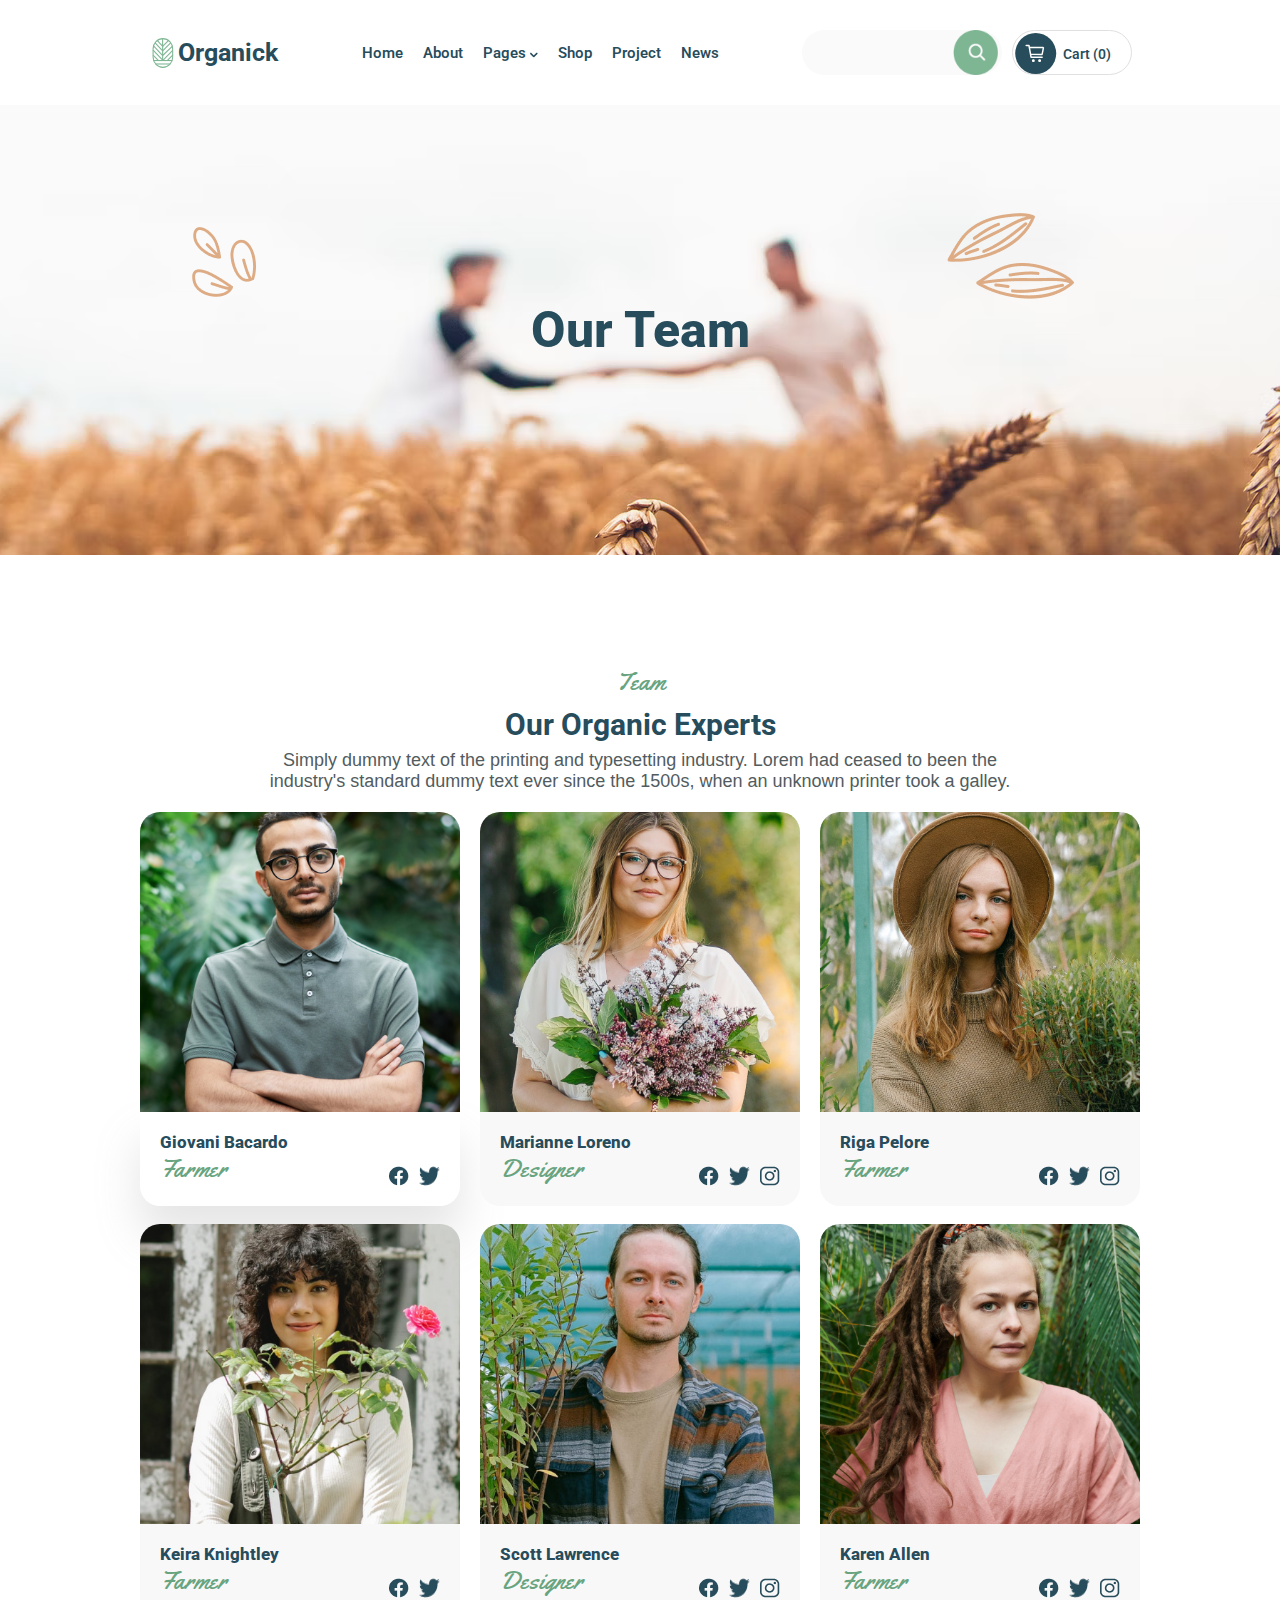
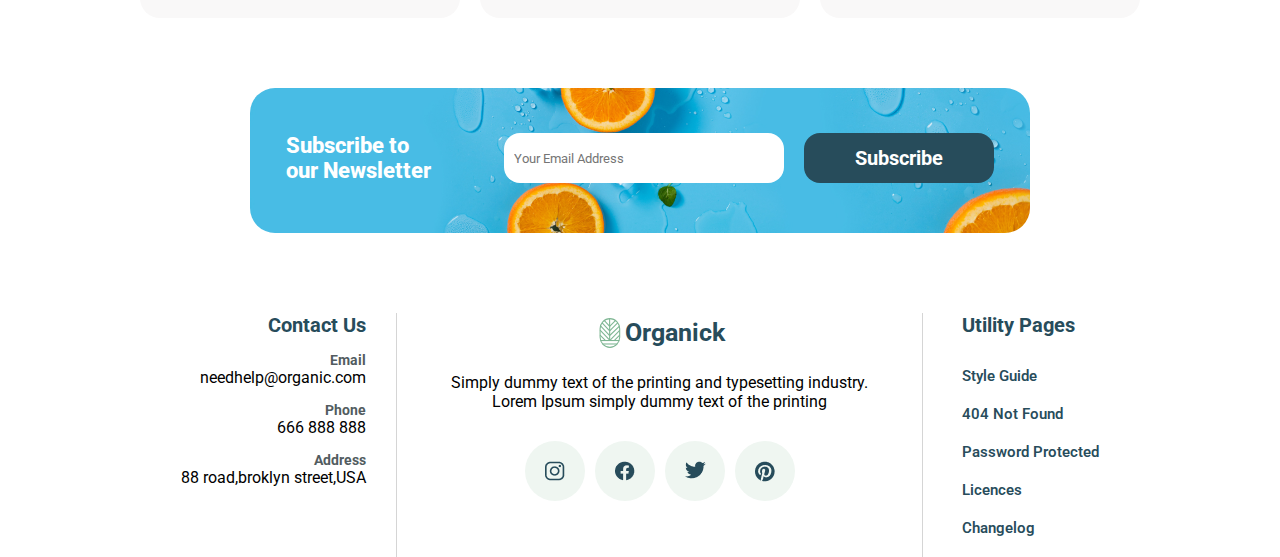
<file: Teams.html>
<!DOCTYPE html>
<html lang="en">
<head>
    <meta charset="UTF-8">
    <meta http-equiv="X-UA-Compatible" content="IE=edge">
    <meta name="viewport" content="width=device-width, initial-scale=1.0">
    <title>teams</title>
    <link rel="stylesheet" href="Teams.css">
    <link
    href="https://fonts.googleapis.com/css2?family=Yellowtail&display=swap"
    rel="stylesheet"
  />
  <link rel="preconnect" href="https://fonts.googleapis.com" />
  <link rel="preconnect" href="https://fonts.gstatic.com" crossorigin />
  <link
    href="https://fonts.googleapis.com/css2?family=Roboto&display=swap"
    rel="stylesheet"
  />
</head>
<body>
    <div style="width: 100%; padding-top: 30px; padding-bottom: 30px">
        <div id="nav-bar" style="width: 90%; margin: auto">
          <div class="top-1">
            <img src="./images/Logo.svg" width="30px" height="30px" /><b>Organick</b>
          </div>
          <ul>
            <li><a href="./index.html">Home</a></li>
            <li><a href="./about.html">About</a></li>
            <li><a href="#">Pages</a> <img src="./images/drop.png" alt=""></li>
            <li><a href="./shop.html">Shop</a></li>
            <li><a href="#">Project</a></li>
            <li><a href="./news.html">News</a></li>
          </ul>
          <div class="nav-bar-top-3">
            <div class="top-3">
              <img
                src="./images/Search Icon.png"
                alt=""
                width="45px"
                class="search"
                height="100%"
              />
            </div>
  
            <div class="top-4">
              <img src="./images/Cart Icon.svg" alt="" width="45px" height="100%" />
              <p>Cart (0)</p>
            </div>
          </div>
          <div class="none"  style="position: relative;">
            <img src="./images/download.png" alt="" width="40px" class="hambuger"/>
            <div class="open">
            <ul class="show">
              <li class="out"><a href="./index.html">Home</a></li>
              <li class="out"><a href="./about.html">About</a></li>
              <li class="out"><a href="#">Pages</a> <img src="./images/drop.png" alt=""></li>
              <li class="out"><a href="./shop.html">Shop</a></li>
              <li class="out"><a href="#">Project</a></li>
              <li class="out"><a href="./news.html">News</a></li>
            </ul>
          </div>
        </div>
        </div>
      </div>
      <div id="shop-sec-2">
        <b class="shop-middle">Our Team</b>
      </div>
      <div style="padding-top: 60px;">
        <div
          style="
            text-align: center;
            display: flex;
            flex-direction: column;
            justify-content: center;
            align-items: center;
          "
        >
          <p class="Yellowtail">Team</p>
          <p class="accredited">Our Organic Experts</p>
          <p class="simply" style="max-width: 742px">
            Simply dummy text of the printing and typesetting industry. Lorem had
            ceased to been the industry's standard dummy text ever since the
            1500s, when an unknown printer took a galley.
          </p>
        </div>
        <div
          style="
            display: flex;
            gap: 20px;
            flex-wrap: wrap;
            justify-content: center;
            padding-top: 10px;
          "
        >
          <div style="display: flex; flex-direction: column">
            <div id="Experts"></div>
            <div
              style="
                display: flex;
                justify-content: space-between;
                align-items: flex-end;
                padding-top: 20px;
                padding-left: 20px;
                padding-bottom: 20px;
                padding-right: 20px;
                background: #ffffff;
                box-shadow: 0px 29px 44px rgba(150, 150, 150, 0.25);
                border-bottom-left-radius: 20px;
                border-bottom-right-radius: 20px;
              "
            >
              <div style="display: flex; flex-direction: column">
                <p class="Return-policy">Giovani Bacardo</p>
                <p class="Yellowtail">Farmer</p>
              </div>
              <div style="display: flex; gap: 10px">
                <img src="./images/Fb.png" alt="" /> <img src="./images/Twiter.png" alt="" />
              </div>
            </div>
          </div>
          <div style="display: flex; flex-direction: column">
            <div id="Experts-1"></div>
            <div
              style="
                display: flex;
                justify-content: space-between;
                align-items: flex-end;
                padding-top: 20px;
                padding-left: 20px;
                padding-bottom: 20px;
                background: #f9f8f8;
                padding-right: 20px;
                border-bottom-left-radius: 20px;
                border-bottom-right-radius: 20px;
              "
            >
              <div style="display: flex; flex-direction: column">
                <p class="Return-policy">Marianne Loreno</p>
                <p class="Yellowtail">Designer</p>
              </div>
              <div style="display: flex; gap: 10px">
                <img src="./images/Fb.png" alt="" /> <img src="./images/Twiter.png" alt="" />
                <img src="./images/Insta.png" alt="" />
              </div>
            </div>
          </div>
          <div style="display: flex; flex-direction: column">
            <div id="Experts-2"></div>
            <div
              style="
                display: flex;
                justify-content: space-between;
                align-items: flex-end;
                padding-top: 20px;
                padding-left: 20px;
                padding-bottom: 20px;
                padding-right: 20px;
                background: #f9f8f8;
                border-bottom-left-radius: 20px;
                border-bottom-right-radius: 20px;
              "
            >
              <div style="display: flex; flex-direction: column">
                <p class="Return-policy">Riga Pelore</p>
                <p class="Yellowtail">Farmer</p>
              </div>
              <div style="display: flex; gap: 10px">
                <img src="./images/Fb.png" alt="" /> <img src="./images/Twiter.png" alt="" />
                <img src="./images/Insta.png" alt="" />
              </div>
            </div>
          </div>
        </div>
        <div
          style="
            display: flex;
            gap: 20px;
            flex-wrap: wrap;
            justify-content: center;
            padding-top: 18px;
          "
        >
          <div style="display: flex; flex-direction: column">
            <div id="Experts-3"></div>
            <div
              style="
                display: flex;
                justify-content: space-between;
                align-items: flex-end;
                padding-top: 20px;
                padding-left: 20px;
                padding-bottom: 20px;
                padding-right: 20px;
                background: #f9f8f8;
                border-bottom-left-radius: 20px;
                border-bottom-right-radius: 20px;
              "
            >
              <div style="display: flex; flex-direction: column">
                <p class="Return-policy">Keira Knightley</p>
                <p class="Yellowtail">Farmer</p>
              </div>
              <div style="display: flex; gap: 10px">
                <img src="./images/Fb.png" alt="" /> <img src="./images/Twiter.png" alt="" />
              </div>
            </div>
          </div>
          <div style="display: flex; flex-direction: column">
            <div id="Experts-4"></div>
            <div
              style="
                display: flex;
                justify-content: space-between;
                align-items: flex-end;
                padding-top: 20px;
                padding-left: 20px;
                padding-bottom: 20px;
                background: #f9f8f8;
                padding-right: 20px;
                border-bottom-left-radius: 20px;
                border-bottom-right-radius: 20px;
              "
            >
              <div style="display: flex; flex-direction: column">
                <p class="Return-policy">Scott Lawrence</p>
                <p class="Yellowtail">Designer</p>
              </div>
              <div style="display: flex; gap: 10px">
                <img src="./images/Fb.png" alt="" /> <img src="./images/Twiter.png" alt="" />
                <img src="./images/Insta.png" alt="" />
              </div>
            </div>
          </div>
          <div style="display: flex; flex-direction: column">
            <div id="Experts-5"></div>
            <div
              style="
                display: flex;
                justify-content: space-between;
                align-items: flex-end;
                padding-top: 20px;
                padding-left: 20px;
                padding-bottom: 20px;
                padding-right: 20px;
                background: #f9f8f8;
                border-bottom-left-radius: 20px;
                border-bottom-right-radius: 20px;
              "
            >
              <div style="display: flex; flex-direction: column">
                <p class="Return-policy">Karen Allen</p>
                <p class="Yellowtail">Farmer</p>
              </div>
              <div style="display: flex; gap: 10px">
                <img src="./images/Fb.png" alt="" /> <img src="./images/Twiter.png" alt="" />
                <img src="./images/Insta.png" alt="" />
              </div>
            </div>
          </div>
        </div>
      </div> 

      <div class="down-last">
        <div class="whala">
        <div class="sub">Subscribe to
          our Newsletter
          </div>
        <div style="display: flex; gap: 20px; flex-wrap: wrap; justify-content: center;">
          <input type="email" class="email" placeholder="Your Email Address" style="width: 280px;
          height: 50px;" >
          <button class="down-last-btn"><b class="down-sub">Subscribe</b></button>
        </div>
      </div>
      </div>


      <div
      style="
        display: flex;
        justify-content: center;
        gap: 30px;
        padding-top: 50px;
        flex-wrap: wrap;
      "
    >
      <div class="get-out">
        <a class="Contact" style="padding-bottom: 13px" href="./contact.html">Contact Us</a>
        <div>
          <p class="info">Email</p>
          <p>needhelp@organic.com</p>
        </div>
        <div>
          <p class="info">Phone</p>
          <p>666 888 888</p>
        </div>
        <div>
          <p class="info">Address</p>
          <p>88 road,broklyn street,USA</p>
        </div>
      </div>
      <div class="get-out-2">
        <div class="top-1" style="padding-bottom: 20px">
          <img src="./images/Logo.svg" width="30px" height="30px" /><b>Organick</b>
        </div>
        <div style="max-width: 465px; text-align: center; padding-bottom: 30px">
          Simply dummy text of the printing and typesetting industry. Lorem
          Ipsum simply dummy text of the printing
        </div>
        <div
          style="
            display: flex;
            justify-content: center;
            gap: 10px;
            flex-wrap: wrap;
          "
        >
          <div class="same"><img src="./images/Insta.png" alt="" /></div>
          <div class="same"><img src="./images/Fb.png" alt="" /></div>
          <div class="same"><img src="./images/Twiter.png" alt="" /></div>
          <div class="same"><img src="./images/Pintrest.png" alt="" /></div>
        </div>
      </div>
      <div style="padding-left: 9px; display: flex; flex-direction: column;">
        <a class="Contact" style="padding-bottom: 30px" href="#">Utility Pages</a>
        <a class="last-last" href="#">Style Guide</a>
        <a class="last-last" href="./404.html">404 Not Found</a>
        <a class="last-last" href="./protectedpage.html">Password Protected</a>
        <a class="last-last" href="./licence.html">Licences</a>
        <a class="last-last" href="./changelog.html">Changelog</a>
      </div>
    </div>
    <script src="index.js"></script>
</body>
</html>
</file>
<file: about.css>
* {
  margin: 0;
  padding: 0;
  box-sizing: border-box;
  font-family: "Roboto";
  border: none;
}

body {
  max-width: 1920px;
  margin: auto;
}
#nav-bar {
  display: flex;
  align-items: center;
  justify-content: space-evenly;
  background: rgba(255, 255, 255, 0.9);
}
ul {
  list-style-type: none;
  display: flex;
  gap: 20px;
}
.top-1 {
  display: flex;
  justify-content: center;
  align-items: center;
}
.top-1 b {
  font-style: normal;
  font-weight: 700;
  font-size: 25px;
  line-height: 40px;
  color: #274c5b;
}
a {
  text-decoration: none;
  color: #274c5b;
  font-weight: 550;
  font-size: 15px;
}
.top-3 {
  width: 200px;
  height: 45px;
  background: #fafafa;
  border-radius: 36px;
  position: relative;
  display: flex;
}
.top-3 .search {
  position: absolute;
  right: 2%;
}
.none {
  display: none;
}
.top-4 {
  display: flex;
  align-items: center;
  justify-content: flex-start;
  width: 120px;
  padding-top: 2px;
  gap: 5px;
  height: 45px;
  border: 1px solid #e0e0e0;
  border-radius: 33px;
}
.top-4 p {
  color: #274c5b;
  font-family: "Roboto";
  font-style: normal;
  font-size: 14px;
  font-weight: 550;
}
.nav-bar-top-3 {
  display: flex;
  justify-content: center;
  gap: 10px;
  align-items: center;
}
#shop-sec-2 {
  background-image: url("./images/export\ barnner.png");
  background-size: cover;
  background-position: center;
  background-repeat: no-repeat;
  height: 450px;
  display: flex;
  justify-content: center;
  align-items: center;
  margin-bottom: 50px;
}
.shop-middle {
  font-style: normal;
  font-weight: 800;
  font-size: 50px;
  color: #274c5b;
}
#section-3 {
  display: flex;
  justify-content: center;
  align-items: center;
  flex-wrap: wrap;
  padding-bottom: 100px;
  padding-top: 50px;
  gap: 40px;
}
.simply {
  font-style: normal;
  font-weight: 400;
  font-size: 18px;
  font-family: "Open Sans", sans-serif;
  max-width: 684px;
  padding-top: 8px;
  color: #525c60;
  padding-bottom: 10px;
}
.accredited {
  font-family: "Roboto", sans-serif;
  color: #274c5b;
  font-weight: 700;
  font-size: 30px;
  max-width: 306px;
  padding-top: 8px;
}
.Yellowtail {
  font-family: "Yellowtail", cursive;
  color: #68a47f;
  font-size: 25px;

  font-style: normal;
  font-weight: 400;
}
.organic-food-text-top {
  font-family: "Roboto", sans-serif;
  color: #274c5b;
  font-weight: 700;
  font-size: 17px;
}
.shop {
  background: #274c5b;
  color: #ffffff;
  display: flex;
  justify-content: center;
  align-items: center;
  padding: 15px 21px;
  border-radius: 10px;
  gap: 10px;
  border: none;
}
.round {
  display: flex;
  align-items: flex-start;
  font-family: "Roboto", sans-serif;
  gap: 10px;
  background: #ececec;
  border-radius: 49px;
  padding: 15px 21px;
  max-width: 380px;
}
.simply-1 {
  max-width: 394px;
  font-style: normal;
  font-weight: 400;
  font-size: 18px;
  font-family: "Open Sans", sans-serif;
  padding-top: 8px;
  color: #525c60;
  padding-left: 40px;
}
.Return-policy {
  font-style: normal;
  font-weight: 800;
  font-size: 17px;
  font-family: "Roboto", sans-serif;
  color: #274c5b;
}
.Return-down {
  background: #ffffff;
  border-radius: 30px;
  width: 200px;
  height: 235px;
  display: flex;
    flex-direction: column;
    justify-content: center;
    align-items: center;
    text-align: center;
}
.text-center {
    font-style: normal;
font-weight: 400;
font-size: 13px;
color: #525C60;
width: 150px;
}
#Experts {
  background-image: url("./images/boy1.jpg");
  background-size: cover;
  background-position: center;
  background-repeat: no-repeat;
  width: clamp(320px,25vw,400px);
  height: 300px;
  border-top-right-radius: 20px;
  border-top-left-radius: 20px;
}
#Experts-1 {
  background-image: url("./images/boy2.jpg");
  background-size: cover;
  background-position: center;
  background-repeat: no-repeat;
  width: clamp(320px,25vw,400px);
  height: 300px;
  border-top-right-radius: 20px;
  border-top-left-radius: 20px;
}
#Experts-2 {
  background-image: url("./images/boy3.jpg");
  background-size: cover;
  background-position: center;
  background-repeat: no-repeat;
  width: clamp(320px,25vw,400px);
  height: 300px;
  border-top-right-radius: 20px;
  border-top-left-radius: 20px;
}
  
.Contact {
  font-style: normal;
  font-weight: 700;
  font-size: 20px;
  color: #274c5b;
  font-family: "Roboto";
}
.info {
  font-style: normal;
  font-weight: 700;
  font-size: 14px;
  color: #525c60;
  padding-top: 15px;
}
.last-last {
  padding-bottom: 20px;
}
.get-out {
  text-align: right;
  padding-right: 30px;
  border-right: 1px solid #d5d5d5;
}
.get-out-2 {
  display: flex;
  flex-direction: column;
  border-right: 1px solid #d5d5d5;
  padding-right: 30px;
  justify-content: flex-start;
}
.whala {
  display: flex;
  padding-top: 45px;
  justify-content: space-around;
  flex-wrap: wrap;
}
.same {
  background: #EFF6F1;
  width: 60px;
  height: 60px;
  border-radius: 50%;
  padding: 20px;
}
.email {
  background: #ffffff;
  border-radius: 16px;
  width: 300px;
  padding-left: 10px;
  border: none;
}
.down-last-btn {
  display: flex;
  flex-direction: column;
  justify-content: center;
  align-items: center;
  background: #274c5b;
  border-radius: 16px;
  width: 190px;
  height: 50px;
  border: none;
  padding: 15px 20px;
}
.down-sub {
  color: #ffffff;
  font-family: "Roboto";
  font-style: normal;
  font-weight: 700;
  font-size: 20px;
}
.down-last {
  background-image: url("./images/d7.jpg");
  background-repeat: no-repeat;
  background-size: cover;
  background-position: center;
  width: 61%;
  margin: auto;
  padding-bottom: 40px;
  border-radius: 25px;
  margin-top: 70px;
    margin-bottom: 30px;
}
.sub {
  font-style: normal;
  font-weight: 800;
  font-family: "Roboto";
  font-size: 22px;
  color: #ffffff;
  max-width: 146px;
  padding-bottom: 10px;
}
.out {
  display: block;
}
.show {
  list-style-type: none;
  display: flex;
  gap: 20px;
  flex-direction: column;
  background-color: #f9f8f8;
  padding: 10px;
}
.open {
  display: none;
}

.open.shower {
  display: flex;
  position: absolute;
  top: 80px;
}
.hambuger {
  display: none;
}
@media (max-width: 960px) {
  .get-out {
      border: none;
      text-align: left;
      padding-left: 20px;
    }
    .get-out-2 {
      border: none;
    }
}
@media (max-width: 400px) {
  .get-out-2 {
      padding-left: 10px;
      padding-right: 10px;
  }
}

@media screen and (max-width: 1024px) {
  .none {
    display: block;
  }
  li {
    display: none;
  }
  .hambuger {
    display: block;
  }
}
@media (max-width: 655px) {
  .top-3 {
    display: none;
  }
  .top-4 {
    display: none;
  }
  .none {
    display: block;
  }
  .sub {
    max-width: none;
    padding-bottom: 20px;
  }
  .whala {
    padding-top: 18px;
  }
}
@media (max-width: 480px) {
  .down-last {
    width: 100%;
  }
}
</file>
<file: changelog.css>
* {
    margin: 0;
    padding: 0;
    box-sizing: border-box;
    font-family: "Roboto";
    border: none;
  }
  
  body {
    max-width: 1920px;
    margin: auto;
  }
  #nav-bar {
    display: flex;
    align-items: center;
    justify-content: space-evenly;
    background: rgba(255, 255, 255, 0.9);
  }
  ul {
    list-style-type: none;
    display: flex;
    gap: 20px;
  }
  .top-1 {
    display: flex;
    justify-content: center;
    align-items: center;
  }
  .top-1 b {
    font-style: normal;
    font-weight: 700;
    font-size: 25px;
    line-height: 40px;
    color: #274c5b;
  }
  a {
    text-decoration: none;
    color: #274c5b;
    font-weight: 550;
    font-size: 15px;
  }
  .top-3 {
    width: 200px;
    height: 45px;
    background: #fafafa;
    border-radius: 36px;
    position: relative;
    display: flex;
  }
  .top-3 .search {
    position: absolute;
    right: 2%;
  }
  .none {
    display: none;
  }
  .top-4 {
    display: flex;
    align-items: center;
    justify-content: flex-start;
    width: 120px;
    padding-top: 2px;
    gap: 5px;
    height: 45px;
    border: 1px solid #e0e0e0;
    border-radius: 33px;
  }
  .top-4 p {
    color: #274c5b;
    font-family: "Roboto";
    font-style: normal;
    font-size: 14px;
    font-weight: 550;
  }
  .nav-bar-top-3 {
    display: flex;
    justify-content: center;
    gap: 10px;
    align-items: center;
  }
  .Contact {
    font-style: normal;
    font-weight: 700;
    font-size: 20px;
    color: #274c5b;
    font-family: "Roboto";
  }
  .info {
    font-style: normal;
    font-weight: 700;
    font-size: 14px;
    color: #525c60;
    padding-top: 15px;
  }
  .last-last {
    padding-bottom: 20px;
  }
  .same {
    background: #eff6f1;
    width: 60px;
    height: 60px;
    border-radius: 50%;
    padding: 20px;
  }
  .get-out {
    text-align: right;
    padding-right: 30px;
    border-right: 1px solid #d5d5d5;
  }
  .get-out-2 {
    display: flex;
    flex-direction: column;
    border-right: 1px solid #d5d5d5;
    padding-right: 30px;
    justify-content: flex-start;
  }
  .whala {
    display: flex;
    padding-top: 45px;
    justify-content: space-around;
    flex-wrap: wrap;
  }
  .down-last-btn {
    display: flex;
    flex-direction: column;
    justify-content: center;
    align-items: center;
    background: #274c5b;
    border-radius: 16px;
    width: 190px;
    height: 50px;
    border: none;
    padding: 15px 20px;
  }
  .down-sub {
    color: #ffffff;
    font-family: "Roboto";
    font-style: normal;
    font-weight: 700;
    font-size: 20px;
  }
  .down-last {
    background-image: url("./images/d7.jpg");
    background-repeat: no-repeat;
    background-size: cover;
    background-position: center;
    width: 61%;
    margin: auto;
    padding-bottom: 40px;
    border-radius: 25px;
    margin-top: 70px;
    margin-bottom: 30px;
  }
  .sub {
    font-style: normal;
    font-weight: 800;
    font-family: "Roboto";
    font-size: 22px;
    color: #ffffff;
    max-width: 146px;
    padding-bottom: 10px;
  }
  
  .email {
    background: #ffffff;
    border-radius: 16px;
    width: 300px;
    padding-left: 10px;
    border: none;
  }
  .licence {
    background-image: url("./images/changebanner.png");
    background-position: center;
    background-size: cover;
    background-repeat: no-repeat;
    height: 160px;
    display: flex;
    justify-content: center;
    align-items: center;
  }
  .shop-middle {
    font-style: normal;
    font-weight: 800;
    font-size: 30px;
    color: #274c5b;
  }
  .out {
    display: block;
  }
  .show {
    list-style-type: none;
    display: flex;
    gap: 20px;
    flex-direction: column;
    background-color: #f9f8f8;
    padding: 10px;
  }
  .open {
    display: none;
  }
  
  .open.shower {
    display: flex;
    position: absolute;
    top: 80px;
  }
  .hambuger {
    display: none;
  }






  @media (max-width: 480px) {
    .down-last {
      width: 100%;
    }
  }
  @media (max-width: 960px) {
    .get-out {
      border: none;
      text-align: left;
      padding-left: 20px;
    }
    .get-out-2 {
      border: none;
    }
  }
  @media (max-width: 400px) {
    .get-out-2 {
      padding-left: 10px;
      padding-right: 10px;
    }
  }
  @media screen and (max-width: 1024px) {
    .none {
      display: block;
    }
    li {
      display: none;
    }
    .sub {
        max-width: none;
    }
    .hambuger {
      display: block;
    }
  }
  @media (max-width: 655px) {
    .top-3 {
      display: none;
    }
    .top-4 {
      display: none;
    }
    .none {
      display: block;
    }
    .sub {
      max-width: none;
      padding-bottom: 20px;
    }
    .whala {
      padding-top: 18px;
    }
  }
</file>
<file: contact.css>
* {
    margin: 0;
    padding: 0;
    box-sizing: border-box;
    font-family: "Roboto";
    border: none;
  }
  
  body {
    max-width: 1920px;
    margin: auto;
  }
  #nav-bar {
    display: flex;
    align-items: center;
    justify-content: space-evenly;
    background: rgba(255, 255, 255, 0.9);
  }
  ul {
    list-style-type: none;
    display: flex;
    gap: 20px;
  }
  .top-1 {
    display: flex;
    justify-content: center;
    align-items: center;
  }
  .top-1 b {
    font-style: normal;
    font-weight: 700;
    font-size: 25px;
    line-height: 40px;
    color: #274c5b;
  }
  a {
    text-decoration: none;
    color: #274c5b;
    font-weight: 550;
    font-size: 15px;
  }
  .top-3 {
    width: 200px;
    height: 45px;
    background: #fafafa;
    border-radius: 36px;
    position: relative;
    display: flex;
  }
  .top-3 .search {
    position: absolute;
    right: 2%;
  }
  .none {
    display: none;
  }
  .top-4 {
    display: flex;
    align-items: center;
    justify-content: flex-start;
    width: 120px;
    padding-top: 2px;
    gap: 5px;
    height: 45px;
    border: 1px solid #e0e0e0;
    border-radius: 33px;
  }
  .top-4 p {
    color: #274c5b;
    font-family: "Roboto";
    font-style: normal;
    font-size: 14px;
    font-weight: 550;
  }
  .nav-bar-top-3 {
    display: flex;
    justify-content: center;
    gap: 10px;
    align-items: center;
  }
  #shop-sec-2 {
    background-image: url("./images/contactbanner.png");
    background-size: cover;
    background-position: center;
    background-repeat: no-repeat;
    height: 450px;
    display: flex;
    justify-content: center;
    align-items: center;
    margin-bottom: 50px;
  }
  .shop-middle {
    font-style: normal;
    font-weight: 800;
    font-size: 50px;
    color: #274c5b;
  }
  .email {
    background: #ffffff;
    border-radius: 16px;
    width: 300px;
    padding-left: 10px;
    border: none;
  }
  .down-last-btn {
    display: flex;
    flex-direction: column;
    justify-content: center;
    align-items: center;
    background: #274c5b;
    border-radius: 16px;
    width: 190px;
    height: 50px;
    border: none;
    padding: 15px 20px;
  }
  .down-sub {
    color: #ffffff;
    font-family: "Roboto";
    font-style: normal;
    font-weight: 700;
    font-size: 20px;
  }
  .down-last {
    background-image: url("./images/d7.jpg");
    background-repeat: no-repeat;
    background-size: cover;
    background-position: center;
    width: 61%;
    margin: auto;
    padding-bottom: 40px;
    border-radius: 25px;
    margin-top: 70px;
      margin-bottom: 30px;
  }
  .sub {
    font-style: normal;
    font-weight: 800;
    font-family: "Roboto";
    font-size: 22px;
    color: #ffffff;
    max-width: 146px;
    padding-bottom: 10px;
  }
  .Contact {
    font-style: normal;
    font-weight: 700;
    font-size: 20px;
    color: #274c5b;
    font-family: "Roboto";
  }
  .info {
    font-style: normal;
    font-weight: 700;
    font-size: 14px;
    color: #525c60;
    padding-top: 15px;
  }
  .last-last {
    padding-bottom: 20px;
  }
  .get-out {
    text-align: right;
    padding-right: 30px;
    border-right: 1px solid #d5d5d5;
  }
  .get-out-2 {
    display: flex;
    flex-direction: column;
    border-right: 1px solid #d5d5d5;
    padding-right: 30px;
    justify-content: flex-start;
  }
  .whala {
    display: flex;
    padding-top: 45px;
    justify-content: space-around;
    flex-wrap: wrap;
  }
  .same {
    background: #EFF6F1;
    width: 60px;
    height: 60px;
    border-radius: 50%;
    padding: 20px;
  }
  #banner {
    background-image: url("./images/contactb.jpg");
    background-position: center;
    background-repeat: no-repeat;
    background-size: cover;
    width: clamp(300px,30vw,400px);
    border-radius: 16px;
  }
  .simply {
    font-style: normal;
    font-weight: 400;
    font-size: 18px;
    font-family: "Open Sans", sans-serif;
    max-width: 684px;
    padding-top: 8px;
    color: #525c60;
    padding-bottom: 10px;
  }
  .accredited {
    font-family: "Roboto", sans-serif;
    color: #274c5b;
    font-weight: 700;
    font-size: 30px;
    max-width: 443px;
    padding-top: 8px;
  }
  #leave {
    background-image: url("./images/leave.jpg");
    background-repeat: no-repeat;
    background-position: center;
    background-size: cover;
    height: 100vh;
    width: 61%;
    border-radius: 30px;
    display: flex;
    justify-content: end;
    align-items: center;
    padding-right: 40px;
    padding-left: 20px;
    margin: auto;
  }
  .Yellowtail {
    font-family: "Yellowtail", cursive;
    color: #68a47f;
    font-size: 25px;
  
    font-style: normal;
    font-weight: 400;
  }
  .leaf {
    background: #FFFFFF;
      border-radius: 30px; max-width: 347px; display: flex; flex-direction: column; gap: 10px; justify-content: center; padding: 32px;
  }
  .Explore {
    display: flex;
    align-items: center;
    padding: 15px 20px;
    background: #274C5B;
    margin-top: 50px;
    border-radius: 10px;
    gap: 10px;
    border: none;
    color: #FFFFFF;
  }
  #massege::placeholder {
    padding-top: 10px;
    padding-left: 10px;
    display: flex;
    justify-content: flex-start;
  }
  .out {
    display: block;
  }
  .show {
    list-style-type: none;
    display: flex;
    gap: 20px;
    flex-direction: column;
    background-color: #f9f8f8;
    padding: 10px;
  }
  .open {
    display: none;
  }
  
  .open.shower {
    display: flex;
    position: absolute;
    top: 80px;
  }
  .hambuger {
    display: none;
  }


  @media screen and (max-width: 1024px) {
    .none {
      display: block;
    }
    li {
      display: none;
    }
    .accredited {
        max-width: none;
    }
    .hambuger {
      display: block;
    }
  }
  @media (max-width: 655px) {
    .top-3 {
      display: none;
    }
    .top-4 {
      display: none;
    }
    .none {
      display: block;
    }
    .sub {
      max-width: none;
      padding-bottom: 20px;
    }
    .whala {
      padding-top: 18px;
    }
    #leave {
        width: 100%;
    }
  }
  @media (max-width: 480px) {
    .down-last {
      width: 100%;
    }
  }
  @media (max-width: 960px) {
    .get-out {
        border: none;
        text-align: left;
        padding-left: 20px;
      }
      .get-out-2 {
        border: none;
      }
  }
  @media (max-width: 400px) {
    .get-out-2 {
        padding-left: 10px;
        padding-right: 10px;
    }
    .leaf {
        width: 100%;
    }
  }
</file>
<file: licence.css>
* {
  margin: 0;
  padding: 0;
  box-sizing: border-box;
  font-family: "Roboto";
  border: none;
}

body {
  max-width: 1920px;
  margin: auto;
}
.hambuger {
  display: none;
}
#nav-bar {
  display: flex;
  align-items: center;
  justify-content: space-evenly;
  background: rgba(255, 255, 255, 0.9);
}
ul {
  list-style-type: none;
  display: flex;
  gap: 20px;
}
.top-1 {
  display: flex;
  justify-content: center;
  align-items: center;
}
.top-1 b {
  font-style: normal;
  font-weight: 700;
  font-size: 25px;
  line-height: 40px;
  color: #274c5b;
}
a {
  text-decoration: none;
  color: #274c5b;
  font-weight: 550;
  font-size: 15px;
}
.top-3 {
  width: 200px;
  height: 45px;
  background: #fafafa;
  border-radius: 36px;
  position: relative;
  display: flex;
}
.top-3 .search {
  position: absolute;
  right: 2%;
}
.none {
  display: none;
}
.top-4 {
  display: flex;
  align-items: center;
  justify-content: flex-start;
  width: 120px;
  padding-top: 2px;
  gap: 5px;
  height: 45px;
  border: 1px solid #e0e0e0;
  border-radius: 33px;
}
.top-4 p {
  color: #274c5b;
  font-family: "Roboto";
  font-style: normal;
  font-size: 14px;
  font-weight: 550;
}
.nav-bar-top-3 {
  display: flex;
  justify-content: center;
  gap: 10px;
  align-items: center;
}
.Contact {
  font-style: normal;
  font-weight: 700;
  font-size: 20px;
  color: #274c5b;
  font-family: "Roboto";
}
.info {
  font-style: normal;
  font-weight: 700;
  font-size: 14px;
  color: #525c60;
  padding-top: 15px;
}
.last-last {
  padding-bottom: 20px;
}
.same {
  background: #eff6f1;
  width: 60px;
  height: 60px;
  border-radius: 50%;
  padding: 20px;
}
.get-out {
  text-align: right;
  padding-right: 30px;
  border-right: 1px solid #d5d5d5;
}
.get-out-2 {
  display: flex;
  flex-direction: column;
  border-right: 1px solid #d5d5d5;
  padding-right: 30px;
  justify-content: flex-start;
}
.whala {
  display: flex;
  padding-top: 45px;
  justify-content: space-around;
  flex-wrap: wrap;
}
.down-last-btn {
  display: flex;
  flex-direction: column;
  justify-content: center;
  align-items: center;
  background: #274c5b;
  border-radius: 16px;
  width: 190px;
  height: 50px;
  border: none;
  padding: 15px 20px;
}
.down-sub {
  color: #ffffff;
  font-family: "Roboto";
  font-style: normal;
  font-weight: 700;
  font-size: 20px;
}
.down-last {
  background-image: url("./images/d7.jpg");
  background-repeat: no-repeat;
  background-size: cover;
  background-position: center;
  width: 61%;
  margin: auto;
  padding-bottom: 40px;
  border-radius: 25px;
  margin-top: 70px;
  margin-bottom: 30px;
}
.sub {
  font-style: normal;
  font-weight: 800;
  font-family: "Roboto";
  font-size: 22px;
  color: #ffffff;
  max-width: 146px;
  padding-bottom: 10px;
}

.email {
  background: #ffffff;
  border-radius: 16px;
  width: 300px;
  padding-left: 10px;
  border: none;
}
.licence {
  background-image: url("./images/licencebanner.png");
  background-position: center;
  background-size: cover;
  background-repeat: no-repeat;
  height: 120px;
  display: flex;
  justify-content: center;
  align-items: center;
}
.shop-middle {
  font-style: normal;
  font-weight: 800;
  font-size: 30px;
  color: #274c5b;
}
.icon {
  font-style: normal;
  font-weight: 800;
  font-size: 30px;
  color: #274c5b;
}
.icons {
  color: #525c60;
  max-width: 700px;
}
.Unsplash {
  color: #274c5b;
  font-style: normal;
  font-weight: 800;
  font-size: 20px;
}
.out {
  display: block;
}
.show {
  list-style-type: none;
  display: flex;
  gap: 20px;
  flex-direction: column;
  background-color: #f9f8f8;
  padding: 10px;
}
.open {
  display: none;
}

.open.shower {
  display: flex;
  position: absolute;
  top: 80px;
}

@media (max-width: 480px) {
  .down-last {
    width: 100%;
  }
}
@media (max-width: 960px) {
  .get-out {
    border: none;
    text-align: left;
    padding-left: 20px;
  }
  .get-out-2 {
    border: none;
  }
}
@media (max-width: 400px) {
  .get-out-2 {
    padding-left: 10px;
    padding-right: 10px;
  }
}
@media screen and (max-width: 1024px) {
  .none {
    display: block;
  }
  li {
    display: none;
  }
  .hambuger {
    display: block;
  }
}
@media (max-width: 655px) {
  .top-3 {
    display: none;
  }
  .top-4 {
    display: none;
  }
  .none {
    display: block;
  }
  .sub {
    max-width: none;
    padding-bottom: 20px;
  }
  .whala {
    padding-top: 18px;
  }
}
</file>
<file: news.css>
* {
    margin: 0;
    padding: 0;
    box-sizing: border-box;
    font-family: "Roboto";
    border: none;
  }
  
  body {
    max-width: 1920px;
    margin: auto;
  }
  .hambuger {
    display: none;
  }
  #nav-bar {
    display: flex;
    align-items: center;
    justify-content: space-evenly;
    background: rgba(255, 255, 255, 0.9);
  }
  ul {
    list-style-type: none;
    display: flex;
    gap: 20px;
  }
  .top-1 {
    display: flex;
    justify-content: center;
    align-items: center;
  }
  .top-1 b {
    font-style: normal;
    font-weight: 700;
    font-size: 25px;
    line-height: 40px;
    color: #274c5b;
  }
  a {
    text-decoration: none;
    color: #274c5b;
    font-weight: 550;
    font-size: 15px;
  }
  .top-3 {
    width: 200px;
    height: 45px;
    background: #fafafa;
    border-radius: 36px;
    position: relative;
    display: flex;
  }
  .top-3 .search {
    position: absolute;
    right: 2%;
  }
  .none {
    display: none;
  }
  .top-4 {
    display: flex;
    align-items: center;
    justify-content: flex-start;
    width: 120px;
    padding-top: 2px;
    gap: 5px;
    height: 45px;
    border: 1px solid #e0e0e0;
    border-radius: 33px;
  }
  .top-4 p {
    color: #274c5b;
    font-family: "Roboto";
    font-style: normal;
    font-size: 14px;
    font-weight: 550;
  }
  .nav-bar-top-3 {
    display: flex;
    justify-content: center;
    gap: 10px;
    align-items: center;
  }
  #shop-sec-2 {
    background-image: url("./images/newsbanner.png");
    background-size: cover;
    background-position: center;
    background-repeat: no-repeat;
    height: 450px;
    display: flex;
    justify-content: center;
    align-items: center;
    margin-bottom: 50px;
  }
  .shop-middle {
    font-style: normal;
    font-weight: 800;
    font-size: 50px;
    color: #274c5b;
  }
  .round {
    font-style: normal;
    font-weight: 800;
    font-size: 17px;
    font-family: "Roboto";
    color: #274c5b;
    width: 62px;
    height: 63px;
    padding-left: 10px;
    padding-bottom: 10px;
    padding-right: 10px;
    padding-top: 12px;
    border-radius: 50%;
    background: #ffffff;
    position: absolute;
    text-align: center;
    top: 8%;
    left: 5%;
  }
  #round-1 {
    background-image: url("./images/blog.png");
    background-repeat: no-repeat;
    background-size: cover;
    background-position: center;
    width: clamp(300px,25vw,442px);
    height: 380px;
    position: relative;
    border-radius: 30px;
  }
  #round-2 {
    background-image: url("./images/blog-2.png");
    background-repeat: no-repeat;
    background-size: cover;
    background-position: center;
    width: clamp(300px,25vw,442px);
    height: 380px;
    position: relative;
    border-radius: 30px;
  }
  #round-3 {
    background-image: url("./images/blog3.png");
    background-repeat: no-repeat;
    background-size: cover;
    background-position: center;
    width: clamp(300px,25vw,442px);
    height: 380px;
    position: relative;
    border-radius: 30px;
  }
  #round-4 {
    background-image: url("./images/blog4.png");
    background-repeat: no-repeat;
    background-size: cover;
    background-position: center;
    width: clamp(300px,25vw,442px);
    height: 380px;
    position: relative;
    border-radius: 30px;
  }
  #round-5 {
    background-image: url("./images/blog5.png");
    background-repeat: no-repeat;
    background-size: cover;
    background-position: center;
    width: clamp(300px,25vw,442px);
    height: 380px;
    position: relative;
    border-radius: 30px;
  }
  #round-6 {
    background-image: url("./images/blog6.png");
    background-repeat: no-repeat;
    background-size: cover;
    background-position: center;
    width: clamp(300px,25vw,442px);
    height: 380px;
    position: relative;
    border-radius: 30px;
  }
  .simply-2 {
    font-style: normal;
    font-weight: 400;
    color: #525c60;
    max-width: 354px;
  }
  #box-shadow {
    display: flex;
    flex-direction: column;
    justify-content: flex-start;
    gap: 10px;
    padding-left: 30px;
    position: absolute;
    margin-left: 16px;
    width: clamp(265px,25vw,403px);
    padding-bottom: 32px;
    margin-top: -200px;
    padding-top: 32px;
    padding-right: 24px;
    background: #ffffff;
    box-shadow: 0px 20px 35px rgba(167, 167, 167, 0.25);
    border-radius: 31px 34px 30px 30px;
  }
  .Explore {
    display: flex;
    align-items: center;
    padding: 15px 20px;
    background: #ffffff;
    border-radius: 10px;
    gap: 10px;
    border: none;
  }
  
  
  .email {
    background: #ffffff;
    border-radius: 16px;
    width: 300px;
    padding-left: 10px;
    border: none;
  }
  .down-last-btn {
    display: flex;
    flex-direction: column;
    justify-content: center;
    align-items: center;
    background: #274c5b;
    border-radius: 16px;
    width: 190px;
    height: 50px;
    border: none;
    padding: 15px 20px;
  }
  .down-sub {
    color: #ffffff;
    font-family: "Roboto";
    font-style: normal;
    font-weight: 700;
    font-size: 20px;
  }
  .down-last {
    background-image: url("./images/d7.jpg");
    background-repeat: no-repeat;
    background-size: cover;
    background-position: center;
    width: 61%;
    margin: auto;
    padding-bottom: 40px;
    border-radius: 25px;
    margin-top: 70px;
      margin-bottom: 30px;
  }
  .sub {
    font-style: normal;
    font-weight: 800;
    font-family: "Roboto";
    font-size: 22px;
    color: #ffffff;
    max-width: 146px;
    padding-bottom: 10px;
  }
  .Contact {
    font-style: normal;
    font-weight: 700;
    font-size: 20px;
    color: #274c5b;
    font-family: "Roboto";
  }
  .info {
    font-style: normal;
    font-weight: 700;
    font-size: 14px;
    color: #525c60;
    padding-top: 15px;
  }
  .last-last {
    padding-bottom: 20px;
  }
  .get-out {
    text-align: right;
    padding-right: 30px;
    border-right: 1px solid #d5d5d5;
  }
  .get-out-2 {
    display: flex;
    flex-direction: column;
    border-right: 1px solid #d5d5d5;
    padding-right: 30px;
    justify-content: flex-start;
  }
  .whala {
    display: flex;
    padding-top: 45px;
    justify-content: space-around;
    flex-wrap: wrap;
  }
  .same {
    background: #EFF6F1;
    width: 60px;
    height: 60px;
    border-radius: 50%;
    padding: 20px;
  }
  .out {
    display: block;
  }
  .show {
    list-style-type: none;
    display: flex;
    gap: 20px;
    flex-direction: column;
    background-color: #f9f8f8;
    padding: 10px;
  }
  .open {
    display: none;
  }
  
  .open.shower {
    display: flex;
    position: absolute;
    top: 80px;
  }

  @media screen and (max-width: 1024px) {
    .none {
      display: block;
    }
    li {
      display: none;
    }
    .hambuger {
      display: block;
    }
  }
  @media (max-width: 655px) {
    .top-3 {
      display: none;
    }
    .top-4 {
      display: none;
    }
    .none {
      display: block;
    }
    .sub {
      max-width: none;
      padding-bottom: 20px;
    }
    .whala {
      padding-top: 18px;
    }
  }
  @media (max-width: 480px) {
    .down-last {
      width: 100%;
    }
  }
  @media (max-width: 960px) {
    .get-out {
        border: none;
        text-align: left;
        padding-left: 20px;
      }
      .get-out-2 {
        border: none;
      }
  }
  @media (max-width: 400px) {
    .get-out-2 {
        padding-left: 10px;
        padding-right: 10px;
    }
  }
</file>
<file: protectedpage.css>
* {
    margin: 0;
    padding: 0;
    box-sizing: border-box;
    font-family: "Roboto";
    border: none;
  }
  
  body {
    max-width: 1920px;
    margin: auto;
  }
  #nav-bar {
    display: flex;
    align-items: center;
    justify-content: space-evenly;
    background: rgba(255, 255, 255, 0.9);
  }
  ul {
    list-style-type: none;
    display: flex;
    gap: 20px;
  }
  .top-1 {
    display: flex;
    justify-content: center;
    align-items: center;
  }
  .top-1 b {
    font-style: normal;
    font-weight: 700;
    font-size: 25px;
    line-height: 40px;
    color: #274c5b;
  }
  a {
    text-decoration: none;
    color: #274c5b;
    font-weight: 550;
    font-size: 15px;
  }
  .top-3 {
    width: 200px;
    height: 45px;
    background: #fafafa;
    border-radius: 36px;
    position: relative;
    display: flex;
  }
  .top-3 .search {
    position: absolute;
    right: 2%;
  }
  .none {
    display: none;
  }
  .top-4 {
    display: flex;
    align-items: center;
    justify-content: flex-start;
    width: 120px;
    padding-top: 2px;
    gap: 5px;
    height: 45px;
    border: 1px solid #e0e0e0;
    border-radius: 33px;
  }
  .top-4 p {
    color: #274c5b;
    font-family: "Roboto";
    font-style: normal;
    font-size: 14px;
    font-weight: 550;
  }
  .nav-bar-top-3 {
    display: flex;
    justify-content: center;
    gap: 10px;
    align-items: center;
  }
  .Contact {
    font-style: normal;
    font-weight: 700;
    font-size: 20px;
    color: #274c5b;
    font-family: "Roboto";
  }
  .info {
    font-style: normal;
    font-weight: 700;
    font-size: 14px;
    color: #525c60;
    padding-top: 15px;
  }
  .last-last {
    padding-bottom: 20px;
  }
  .same {
    background: #eff6f1;
    width: 60px;
    height: 60px;
    border-radius: 50%;
    padding: 20px;
  }
  .get-out {
    text-align: right;
    padding-right: 30px;
    border-right: 1px solid #d5d5d5;
  }
  .get-out-2 {
    display: flex;
    flex-direction: column;
    border-right: 1px solid #d5d5d5;
    padding-right: 30px;
    justify-content: flex-start;
  }
  .whala {
    display: flex;
    padding-top: 45px;
    justify-content: space-around;
    flex-wrap: wrap;
  }
  .down-last-btn {
    display: flex;
    flex-direction: column;
    justify-content: center;
    align-items: center;
    background: #274c5b;
    border-radius: 16px;
    width: 190px;
    height: 50px;
    border: none;
    padding: 15px 20px;
  }
  .down-sub {
    color: #ffffff;
    font-family: "Roboto";
    font-style: normal;
    font-weight: 700;
    font-size: 20px;
  }
  .down-last {
    background-image: url("./images/d7.jpg");
    background-repeat: no-repeat;
    background-size: cover;
    background-position: center;
    width: 61%;
    margin: auto;
    padding-bottom: 40px;
    border-radius: 25px;
    margin-top: 70px;
    margin-bottom: 30px;
  }
  .sub {
    font-style: normal;
    font-weight: 800;
    font-family: "Roboto";
    font-size: 22px;
    color: #ffffff;
    max-width: 146px;
    padding-bottom: 10px;
  }
  
  .email {
    background: #ffffff;
    border-radius: 16px;
    width: 300px;
    padding-left: 10px;
    border: none;
  }
  .licence {
    background-image: url("./images/licencebanner.png");
    background-position: center;
    background-size: cover;
    background-repeat: no-repeat;
    height: 160px;
    display: flex;
    justify-content: center;
    align-items: center;
  }
  .shop-middle {
    font-style: normal;
    font-weight: 800;
    font-size: 30px;
    color: #274c5b;
  }
  .shop {
    background: #274c5b;
    color: #ffffff;
    display: flex;
    justify-content: center;
    align-items: center;
    padding: 15px 21px;
    border-radius: 10px;
    gap: 10px;
    width: 150px;
    border: none;
  }
  .out {
    display: block;
  }
  .show {
    list-style-type: none;
    display: flex;
    gap: 20px;
    flex-direction: column;
    background-color: #f9f8f8;
    padding: 10px;
  }
  .open {
    display: none;
  }
  
  .open.shower {
    display: flex;
    position: absolute;
    top: 80px;
  }
  .hambuger {
    display: none;
  }




  @media (max-width: 480px) {
    .down-last {
      width: 100%;
    }
  }
  @media (max-width: 960px) {
    .get-out {
      border: none;
      text-align: left;
      padding-left: 20px;
    }
    .get-out-2 {
      border: none;
    }
  }
  @media (max-width: 400px) {
    .get-out-2 {
      padding-left: 10px;
      padding-right: 10px;
    }
  }
  @media screen and (max-width: 1024px) {
    .none {
      display: block;
    }
    li {
      display: none;
    }
    .hambuger {
      display: block;
    }
  }
  @media (max-width: 655px) {
    .top-3 {
      display: none;
    }
    .top-4 {
      display: none;
    }
    .none {
      display: block;
    }
    .sub {
      max-width: none;
      padding-bottom: 20px;
    }
    .whala {
      padding-top: 18px;
    }
  }
</file>
<file: service.css>
* {
  margin: 0;
  padding: 0;
  box-sizing: border-box;
  font-family: "Roboto";
  border: none;
}

body {
  max-width: 1920px;
  margin: auto;
}
#nav-bar {
  display: flex;
  align-items: center;
  justify-content: space-evenly;
  background: rgba(255, 255, 255, 0.9);
}
ul {
  list-style-type: none;
  display: flex;
  gap: 20px;
}
.top-1 {
  display: flex;
  justify-content: center;
  align-items: center;
}
.top-1 b {
  font-style: normal;
  font-weight: 700;
  font-size: 25px;
  line-height: 40px;
  color: #274c5b;
}
a {
  text-decoration: none;
  color: #274c5b;
  font-weight: 550;
  font-size: 15px;
}
.top-3 {
  width: 200px;
  height: 45px;
  background: #fafafa;
  border-radius: 36px;
  position: relative;
  display: flex;
}
.top-3 .search {
  position: absolute;
  right: 2%;
}
.none {
  display: none;
}
.top-4 {
  display: flex;
  align-items: center;
  justify-content: flex-start;
  width: 120px;
  padding-top: 2px;
  gap: 5px;
  height: 45px;
  border: 1px solid #e0e0e0;
  border-radius: 33px;
}
.top-4 p {
  color: #274c5b;
  font-family: "Roboto";
  font-style: normal;
  font-size: 14px;
  font-weight: 550;
}
.nav-bar-top-3 {
  display: flex;
  justify-content: center;
  gap: 10px;
  align-items: center;
}
#shop-sec-2 {
  background-image: url("./images/servicebanner.jpg");
  background-size: cover;
  background-position: center;
  background-repeat: no-repeat;
  height: 450px;
  display: flex;
  justify-content: center;
  align-items: center;
}
.shop-middle {
  font-style: normal;
  font-weight: 800;
  font-size: 50px;
  color: #274c5b;
}

.Contact {
  font-style: normal;
  font-weight: 700;
  font-size: 20px;
  color: #274c5b;
  font-family: "Roboto";
}
.info {
  font-style: normal;
  font-weight: 700;
  font-size: 14px;
  color: #525c60;
  padding-top: 15px;
}
.last-last {
  padding-bottom: 20px;
}
.get-out {
  text-align: right;
  padding-right: 30px;
  border-right: 1px solid #d5d5d5;
}
.get-out-2 {
  display: flex;
  flex-direction: column;
  border-right: 1px solid #d5d5d5;
  padding-right: 30px;
  justify-content: flex-start;
}
.whala {
  display: flex;
  padding-top: 45px;
  justify-content: space-around;
  flex-wrap: wrap;
}
.same {
  background: #eff6f1;
  width: 60px;
  height: 60px;
  border-radius: 50%;
  padding: 20px;
}
.Yellowtail {
  font-family: "Yellowtail", cursive;
  color: #68a47f;
  font-size: 25px;

  font-style: normal;
  font-weight: 400;
}
.accredited {
  font-family: "Roboto", sans-serif;
  color: #274c5b;
  font-weight: 700;
  font-size: 30px;
  max-width: 306px;
  padding-top: 8px;
}
.Dairy {
  font-style: normal;
  font-weight: 600;
  font-size: 17px;
  color: #274c5b;
  font-family: "Roboto", sans-serif;
}
.simply {
  font-style: normal;
  font-weight: 400;
  font-size: 15px;
  font-family: "Open Sans", sans-serif;
  max-width: 327px;
  padding-top: 8px;
  color: #525c60;
}
.Explore {
  display: flex;
  align-items: center;
  padding: 15px 20px;
  border-radius: 16px;
  border: 2px solid #335b6b;
  gap: 10px;
}
.right {
  text-align: right;
  padding-bottom: 10px;
}
#service {
  display: flex;
  justify-content: center;
  flex-wrap: wrap;
  padding-top: 30px;
  padding-left: 10px;
  gap: 30px;
}
#service-last {
    background-image: url("./images/servicedown.png");
    background-position: center;
    background-repeat: no-repeat;
    background-size: cover;
    height: calc(100vh - 70px);
}
.out {
  display: block;
}
.show {
  list-style-type: none;
  display: flex;
  gap: 20px;
  flex-direction: column;
  background-color: #f9f8f8;
  padding: 10px;
}
.open {
  display: none;
}

.open.shower {
  display: flex;
  position: absolute;
  top: 80px;
}
.hambuger {
  display: none;
}

@media screen and (max-width: 1024px) {
  .none {
    display: block;
  }
  li {
    display: none;
  }
  .hambuger {
    display: block;
  }
}
@media (max-width: 655px) {
  .top-3 {
    display: none;
  }
  .top-4 {
    display: none;
  }
  .none {
    display: block;
  }
  .sub {
    max-width: none;
    padding-bottom: 20px;
  }
  .whala {
    padding-top: 18px;
  }
}
@media (max-width: 1170px) {
  .pea {
    display: none;
  }
  .right {
    text-align: left;
  }
}
@media (max-width: 480px) {
  .down-last {
    width: 100%;
  }
}
@media (max-width: 960px) {
  .get-out {
    border: none;
    text-align: left;
    padding-left: 20px;
  }
  .get-out-2 {
    border: none;
  }
}
@media (max-width: 400px) {
  .get-out-2 {
    padding-left: 10px;
    padding-right: 10px;
  }
}
</file>
<file: shop.css>
* {
    margin: 0;
    padding: 0;
    box-sizing: border-box;
    font-family: "Roboto";
    border: none;
  }
  
  body {
    max-width: 1920px;
    margin: auto;
  }
  #nav-bar {
    display: flex;
    align-items: center;
    justify-content: space-evenly;
    background: rgba(255, 255, 255, 0.9);
  }
  ul {
    list-style-type: none;
    display: flex;
    gap: 20px;
  }
  .top-1 {
    display: flex;
    justify-content: center;
    align-items: center;
  }
  .top-1 b {
    font-style: normal;
    font-weight: 700;
    font-size: 25px;
    line-height: 40px;
    color: #274c5b;
  }
  a {
    text-decoration: none;
    color: #274c5b;
    font-weight: 550;
    font-size: 15px;
  }
  .top-3 {
    width: 200px;
    height: 45px;
    background: #fafafa;
    border-radius: 36px;
    position: relative;
    display: flex;
  }
  .top-3 .search {
    position: absolute;
    right: 2%;
  }
  .none {
    display: none;
  }
  .top-4 {
    display: flex;
    align-items: center;
    justify-content: flex-start;
    width: 120px;
    padding-top: 2px;
    gap: 5px;
    height: 45px;
    border: 1px solid #e0e0e0;
    border-radius: 33px;
  }
  .top-4 p {
    color: #274c5b;
    font-family: "Roboto";
    font-style: normal;
    font-size: 14px;
    font-weight: 550;
  }
  .nav-bar-top-3 {
    display: flex;
    justify-content: center;
    gap: 10px;
    align-items: center;
  }
  #shop-sec-2 {
    background-image: url("./images/shop\ Banner.png");
    background-size: cover;
    background-position: center;
    background-repeat: no-repeat;
    height: 450px;
    display: flex;
    justify-content: center;
    align-items: center;
    margin-bottom: 50px;
  }
  .shop-middle {
    font-style: normal;
font-weight: 800;
font-size: 50px;
color: #274C5B;
  }
  
.section-4-first {
    background-image: url("./images/1.png");
    background-repeat: no-repeat;
    background-size: cover;
    width: 300px;
    height: 410px;
    padding-top: 25px;
    padding-left: 20px;
    padding-right: 20px;
  }
  .section-4-first-1 {
    background-image: url("./images/2.png");
    background-repeat: no-repeat;
    background-size: cover;
    width: 300px;
    height: 410px;
    padding-top: 25px;
    padding-left: 20px;
    padding-right: 20px;
    display: flex;
    flex-direction: column;
    justify-content: space-between;
    padding-bottom: 10px;
    border-radius: 30px;
  }
  .section-4-first-2 {
    background-image: url("./images/3.png");
    background-repeat: no-repeat;
    background-size: cover;
    width: 300px;
    height: 410px;
    padding-top: 25px;
    padding-left: 20px;
    padding-right: 20px;
    display: flex;
    flex-direction: column;
    justify-content: space-between;
    padding-bottom: 10px;
    border-radius: 30px;
  }
  .section-4-first-3 {
    background-image: url("./images/4.png");
    background-repeat: no-repeat;
    background-size: cover;
    width: 300px;
    height: 410px;
    padding-top: 25px;
    padding-left: 20px;
    padding-right: 20px;
    display: flex;
    flex-direction: column;
    justify-content: space-between;
    padding-bottom: 10px;
    border-radius: 30px;
  }
  .section-4-first-4 {
    background-image: url("./images/5.png");
    background-repeat: no-repeat;
    background-size: cover;
    width: 300px;
    height: 410px;
    padding-top: 25px;
    padding-left: 20px;
    padding-right: 20px;
    display: flex;
    flex-direction: column;
    justify-content: space-between;
    padding-bottom: 10px;
    border-radius: 30px;
  }
  .section-4-first-5 {
    background-image: url("./images/6.png");
    background-repeat: no-repeat;
    background-size: cover;
    width: 300px;
    height: 410px;
    padding-top: 25px;
    padding-left: 20px;
    padding-right: 20px;
    display: flex;
    flex-direction: column;
    justify-content: space-between;
    padding-bottom: 10px;
    border-radius: 30px;
  }
  .section-4-first-6 {
    background-image: url("./images/7.png");
    background-repeat: no-repeat;
    background-size: cover;
    width: 300px;
    height: 410px;
    padding-top: 25px;
    padding-left: 20px;
    padding-right: 20px;
    display: flex;
    flex-direction: column;
    justify-content: space-between;
    padding-bottom: 10px;
    border-radius: 30px;
  }
  .section-4-first-7 {
    background-image: url("./images/8.png");
    background-repeat: no-repeat;
    background-size: cover;
    width: 300px;
    height: 410px;
    padding-top: 25px;
    padding-left: 20px;
    padding-right: 20px;
    display: flex;
    flex-direction: column;
    justify-content: space-between;
    padding-bottom: 10px;
    border-radius: 30px;
  }
  .section-4-first-8 {
    background-image: url("./images/13.png");
    background-repeat: no-repeat;
    background-size: cover;
    width: 300px;
    height: 410px;
    padding-top: 25px;
    padding-left: 20px;
    padding-right: 20px;
    display: flex;
    flex-direction: column;
    justify-content: space-between;
    padding-bottom: 10px;
    border-radius: 30px;
  }
  .section-4-first-9 {
    background-image: url("./images/14.png");
    background-repeat: no-repeat;
    background-size: cover;
    width: 300px;
    height: 410px;
    padding-top: 25px;
    padding-left: 20px;
    padding-right: 20px;
    display: flex;
    flex-direction: column;
    justify-content: space-between;
    padding-bottom: 10px;
    border-radius: 30px;
  }
  .section-4-first-10 {
    background-image: url("./images/15.png");
    background-repeat: no-repeat;
    background-size: cover;
    width: 300px;
    height: 410px;
    padding-top: 25px;
    padding-left: 20px;
    padding-right: 20px;
    display: flex;
    flex-direction: column;
    justify-content: space-between;
    padding-bottom: 10px;
    border-radius: 30px;
  }
  .section-4-first-11 {
    background-image: url("./images/16.png");
    background-repeat: no-repeat;
    background-size: cover;
    width: 300px;
    height: 410px;
    padding-top: 25px;
    padding-left: 20px;
    padding-right: 20px;
    display: flex;
    flex-direction: column;
    justify-content: space-between;
    padding-bottom: 10px;
    border-radius: 30px;
  }
  .Calabrese {
    font-style: normal;
    font-weight: 600;
    font-size: 20px;
    color: #274c5b;
    padding-bottom: 10px;
    border-bottom: 1px solid #dedddd;
  }
  .cancelled {
    font-style: normal;
    font-weight: 600;
    font-size: 15px;
    color: #b8b8b8;
    text-align: center;
    font-family: "Open Sans", sans-serif;
  }
  .cash {
    color: #274c5b;
    font-style: normal;
    font-weight: 700;
    font-size: 18px;
    font-family: "Open Sans", sans-serif;
    text-align: center;
  }
  .down-flex-1 {
    display: flex;
    gap: 20px;
  }
  .down {
    display: flex;
    justify-content: space-between;
    align-items: center;
    padding-top: 10px;
  }
  .alike {
    background: #274c5b;
    color: #ffffff;
    font-family: "Open Sans", sans-serif;
    font-style: normal;
    font-weight: 600;
    display: flex;
    flex-direction: row;
    justify-content: center;
    align-items: center;
    padding: 5px 12px 6px;
    border-radius: 8px;
  }
  .section-4-first {
    display: flex;
    flex-direction: column;
    justify-content: space-between;
    padding-bottom: 10px;
    border-radius: 30px;
  }
  
.Contact {
    font-style: normal;
    font-weight: 700;
    font-size: 20px;
    color: #274c5b;
    font-family: "Roboto";
  }
  .info {
    font-style: normal;
    font-weight: 700;
    font-size: 14px;
    color: #525c60;
    padding-top: 15px;
  }
  .last-last {
    padding-bottom: 20px;
  }
  .get-out {
    text-align: right;
    padding-right: 30px;
    border-right: 1px solid #d5d5d5;
  }
  .get-out-2 {
    display: flex;
    flex-direction: column;
    border-right: 1px solid #d5d5d5;
    padding-right: 30px;
    justify-content: flex-start;
  }
  .whala {
    display: flex;
    padding-top: 45px;
    justify-content: space-around;
    flex-wrap: wrap;
  }
  .same {
    background: #EFF6F1;
    width: 60px;
    height: 60px;
    border-radius: 50%;
    padding: 20px;
  }
  .email {
    background: #ffffff;
    border-radius: 16px;
    width: 300px;
    padding-left: 10px;
    border: none;
  }
  .down-last-btn {
    display: flex;
    flex-direction: column;
    justify-content: center;
    align-items: center;
    background: #274c5b;
    border-radius: 16px;
    width: 190px;
    height: 50px;
    border: none;
    padding: 15px 20px;
  }
  .down-sub {
    color: #ffffff;
    font-family: "Roboto";
    font-style: normal;
    font-weight: 700;
    font-size: 20px;
  }
  .down-last {
    background-image: url("./images/d7.jpg");
    background-repeat: no-repeat;
    background-size: cover;
    background-position: center;
    width: 61%;
    margin: auto;
    padding-bottom: 40px;
    border-radius: 25px;
    margin-top: 70px;
      margin-bottom: 30px;
  }
  .sub {
    font-style: normal;
    font-weight: 800;
    font-family: "Roboto";
    font-size: 22px;
    color: #ffffff;
    max-width: 146px;
    padding-bottom: 10px;
  }
  .out {
    display: block;
  }
  .show {
    list-style-type: none;
    display: flex;
    gap: 20px;
    flex-direction: column;
    background-color: #f9f8f8;
    padding: 10px;
  }
  .open {
    display: none;
  }
  
  .open.shower {
    display: flex;
    position: absolute;
    top: 80px;
  }
  .hambuger {
    display: none;
  }
  @media (max-width: 480px) {
    .down-last {
      width: 100%;
    }
  }
  @media (max-width: 960px) {
    .get-out {
        border: none;
        text-align: left;
        padding-left: 20px;
      }
      .get-out-2 {
        border: none;
      }
  }
  @media (max-width: 400px) {
    .get-out-2 {
        padding-left: 10px;
        padding-right: 10px;
    }
  }

  @media screen and (max-width: 1024px) {
    .none {
      display: block;
    }
    li {
      display: none;
    }
    .hambuger {
      display: block;
    }
  }
  @media (max-width: 655px) {
    .top-3 {
      display: none;
    }
    .top-4 {
      display: none;
    }
    .none {
      display: block;
    }
    .sub {
      max-width: none;
      padding-bottom: 20px;
    }
    .whala {
      padding-top: 18px;
    }
}
</file>
<file: shopsingle.css>
* {
    margin: 0;
    padding: 0;
    box-sizing: border-box;
    font-family: "Roboto";
    border: none;
  }
  
  body {
    max-width: 1920px;
    margin: auto;
  }
  #nav-bar {
    display: flex;
    align-items: center;
    justify-content: space-evenly;
    background: rgba(255, 255, 255, 0.9);
  }
  ul {
    list-style-type: none;
    display: flex;
    gap: 20px;
  }
  .top-1 {
    display: flex;
    justify-content: center;
    align-items: center;
  }
  .top-1 b {
    font-style: normal;
    font-weight: 700;
    font-size: 25px;
    line-height: 40px;
    color: #274c5b;
  }
  a {
    text-decoration: none;
    color: #274c5b;
    font-weight: 550;
    font-size: 15px;
  }
  .top-3 {
    width: 200px;
    height: 45px;
    background: #fafafa;
    border-radius: 36px;
    position: relative;
    display: flex;
  }
  .top-3 .search {
    position: absolute;
    right: 2%;
  }
  .none {
    display: none;
  }
  .top-4 {
    display: flex;
    align-items: center;
    justify-content: flex-start;
    width: 120px;
    padding-top: 2px;
    gap: 5px;
    height: 45px;
    border: 1px solid #e0e0e0;
    border-radius: 33px;
  }
  .top-4 p {
    color: #274c5b;
    font-family: "Roboto";
    font-style: normal;
    font-size: 14px;
    font-weight: 550;
  }
  .nav-bar-top-3 {
    display: flex;
    justify-content: center;
    gap: 10px;
    align-items: center;
  }
  #shop-sec-2 {
    background-image: url("./images/shopsingleBanner.png");
    background-size: cover;
    background-position: center;
    background-repeat: no-repeat;
    height: 450px;
    display: flex;
    justify-content: center;
    align-items: center;
    margin-bottom: 50px;
  }
  .shop-middle {
    font-style: normal;
    font-weight: 800;
    font-size: 50px;
    color: #274c5b;
  }
  .email {
    background: #ffffff;
    border-radius: 16px;
    width: 300px;
    padding-left: 10px;
    border: none;
  }
  .down-last-btn {
    display: flex;
    flex-direction: column;
    justify-content: center;
    align-items: center;
    background: #274c5b;
    border-radius: 16px;
    width: 190px;
    height: 50px;
    border: none;
    padding: 15px 20px;
  }
  .down-sub {
    color: #ffffff;
    font-family: "Roboto";
    font-style: normal;
    font-weight: 700;
    font-size: 20px;
  }
  .down-last {
    background-image: url("./images/d7.jpg");
    background-repeat: no-repeat;
    background-size: cover;
    background-position: center;
    width: 61%;
    margin: auto;
    padding-bottom: 40px;
    border-radius: 25px;
    margin-top: 70px;
      margin-bottom: 30px;
  }
  .sub {
    font-style: normal;
    font-weight: 800;
    font-family: "Roboto";
    font-size: 22px;
    color: #ffffff;
    max-width: 146px;
    padding-bottom: 10px;
  }
  .Contact {
    font-style: normal;
    font-weight: 700;
    font-size: 20px;
    color: #274c5b;
    font-family: "Roboto";
  }
  .info {
    font-style: normal;
    font-weight: 700;
    font-size: 14px;
    color: #525c60;
    padding-top: 15px;
  }
  .last-last {
    padding-bottom: 20px;
  }
  .get-out {
    text-align: right;
    padding-right: 30px;
    border-right: 1px solid #d5d5d5;
  }
  .get-out-2 {
    display: flex;
    flex-direction: column;
    border-right: 1px solid #d5d5d5;
    padding-right: 30px;
    justify-content: flex-start;
  }
  .whala {
    display: flex;
    padding-top: 45px;
    justify-content: space-around;
    flex-wrap: wrap;
  }
  .same {
    background: #EFF6F1;
    width: 60px;
    height: 60px;
    border-radius: 50%;
    padding: 20px;
  }
  .alike {
    background: #274c5b;
    color: #ffffff;
    font-family: "Open Sans", sans-serif;
    font-style: normal;
    font-weight: 600;
    display: flex;
    flex-direction: row;
    justify-content: center;
    align-items: center;
    padding: 5px 12px 6px;
    border-radius: 8px;
  }
  .style {
    background-image: url("./images/3.png");
    background-position: center;
    background-repeat: no-repeat;
    background-size: cover;
    width: clamp(300px,25vw,400px);
    height: 400px;
    padding-top: 20px;
    padding-left: 20px;
    border-radius: 20px;
  }
  .down-flex-1 {
    display: flex;
    gap: 20px;
  }
  .accredited {
    font-family: "Roboto", sans-serif;
    color: #274c5b;
    font-weight: 700;
    font-size: 30px;
    max-width: 306px;
    padding-top: 8px;
  }
  .cancelled {
    font-style: normal;
    font-weight: 600;
    font-size: 15px;
    color: #b8b8b8;
    text-align: center;
    font-family: "Open Sans", sans-serif;
  }
  .cash {
    color: #274c5b;
    font-style: normal;
    font-weight: 700;
    font-size: 18px;
    font-family: "Open Sans", sans-serif;
    text-align: center;
  }
  .simply {
    font-style: normal;
    font-weight: 400;
    font-size: 18px;
    font-family: "Open Sans", sans-serif;
    max-width: 590px;
    padding-top: 20px;
    color: #525c60;
    padding-bottom: 10px;
  }
  .shop {
    background: #274c5b;
    color: #ffffff;
    display: flex;
    justify-content: center;
    align-items: center;
    padding: 15px 21px;
    border-radius: 10px;
    gap: 10px;
    border: none;
  }
  .one {
    display: flex;
justify-content: center;
background: #FFFFFF;
border: 2px solid #274C5B;
border-radius: 16px;
align-items: center;
padding: 15px 35px;
  }
  .section-4-first {
    background-image: url("./images/1.png");
    background-repeat: no-repeat;
    background-size: cover;
    width: 300px;
    height: 410px;
    padding-top: 25px;
    padding-left: 20px;
    padding-right: 20px;
  }
  .section-4-first-1 {
    background-image: url("./images/2.png");
    background-repeat: no-repeat;
    background-size: cover;
    width: 300px;
    height: 410px;
    padding-top: 25px;
    padding-left: 20px;
    padding-right: 20px;
    display: flex;
    flex-direction: column;
    justify-content: space-between;
    padding-bottom: 10px;
    border-radius: 30px;
  }
  .section-4-first-2 {
    background-image: url("./images/3.png");
    background-repeat: no-repeat;
    background-size: cover;
    width: 300px;
    height: 410px;
    padding-top: 25px;
    padding-left: 20px;
    padding-right: 20px;
    display: flex;
    flex-direction: column;
    justify-content: space-between;
    padding-bottom: 10px;
    border-radius: 30px;
  }
  .section-4-first-3 {
    background-image: url("./images/4.png");
    background-repeat: no-repeat;
    background-size: cover;
    width: 300px;
    height: 410px;
    padding-top: 25px;
    padding-left: 20px;
    padding-right: 20px;
    display: flex;
    flex-direction: column;
    justify-content: space-between;
    padding-bottom: 10px;
    border-radius: 30px;
  }
  .Calabrese {
    font-style: normal;
    font-weight: 600;
    font-size: 20px;
    color: #274c5b;
    padding-bottom: 10px;
    border-bottom: 1px solid #dedddd;
  }
  .cancelled {
    font-style: normal;
    font-weight: 600;
    font-size: 15px;
    color: #b8b8b8;
    text-align: center;
    font-family: "Open Sans", sans-serif;
  }
  .cash {
    color: #274c5b;
    font-style: normal;
    font-weight: 700;
    font-size: 18px;
    font-family: "Open Sans", sans-serif;
    text-align: center;
  }
  .down-flex-1 {
    display: flex;
    gap: 20px;
  }
  .down {
    display: flex;
    justify-content: space-between;
    align-items: center;
    padding-top: 10px;
  }
  .alike {
    background: #274c5b;
    color: #ffffff;
    font-family: "Open Sans", sans-serif;
    font-style: normal;
    font-weight: 600;
    display: flex;
    flex-direction: row;
    justify-content: center;
    align-items: center;
    padding: 5px 12px 6px;
    border-radius: 8px;
  }
  .section-4-first {
    display: flex;
    flex-direction: column;
    justify-content: space-between;
    padding-bottom: 10px;
    border-radius: 30px;
  }
  .out {
    display: block;
  }
  .show {
    list-style-type: none;
    display: flex;
    gap: 20px;
    flex-direction: column;
    background-color: #f9f8f8;
    padding: 10px;
  }
  .open {
    display: none;
  }
  
  .open.shower {
    display: flex;
    position: absolute;
    top: 80px;
  }
  .hambuger {
    display: none;
  }
  
  @media screen and (max-width: 1024px) {
    .none {
      display: block;
    }
    li {
      display: none;
    }
    .hambuger {
      display: block;
    }
  }
  @media (max-width: 655px) {
    .top-3 {
      display: none;
    }
    .top-4 {
      display: none;
    }
    .none {
      display: block;
    }
    .sub {
      max-width: none;
      padding-bottom: 20px;
    }
    .whala {
      padding-top: 18px;
    }
  }
  @media (max-width: 480px) {
    .down-last {
      width: 100%;
    }
  }
  @media (max-width: 960px) {
    .get-out {
        border: none;
        text-align: left;
        padding-left: 20px;
      }
      .get-out-2 {
        border: none;
      }
  }
  @media (max-width: 400px) {
    .get-out-2 {
        padding-left: 10px;
        padding-right: 10px;
    }
  }
  @media (max-width: 480px) {
    .just {
      justify-content: center;
    }
  }
</file>
<file: Teams.css>
* {
    margin: 0;
    padding: 0;
    box-sizing: border-box;
    font-family: "Roboto";
    border: none;
  }
  
  body {
    max-width: 1920px;
    margin: auto;
  }
  #nav-bar {
    display: flex;
    align-items: center;
    justify-content: space-evenly;
    background: rgba(255, 255, 255, 0.9);
  }
  ul {
    list-style-type: none;
    display: flex;
    gap: 20px;
  }
  .top-1 {
    display: flex;
    justify-content: center;
    align-items: center;
  }
  .top-1 b {
    font-style: normal;
    font-weight: 700;
    font-size: 25px;
    line-height: 40px;
    color: #274c5b;
  }
  a {
    text-decoration: none;
    color: #274c5b;
    font-weight: 550;
    font-size: 15px;
  }
  .top-3 {
    width: 200px;
    height: 45px;
    background: #fafafa;
    border-radius: 36px;
    position: relative;
    display: flex;
  }
  .top-3 .search {
    position: absolute;
    right: 2%;
  }
  .none {
    display: none;
  }
  .top-4 {
    display: flex;
    align-items: center;
    justify-content: flex-start;
    width: 120px;
    padding-top: 2px;
    gap: 5px;
    height: 45px;
    border: 1px solid #e0e0e0;
    border-radius: 33px;
  }
  .top-4 p {
    color: #274c5b;
    font-family: "Roboto";
    font-style: normal;
    font-size: 14px;
    font-weight: 550;
  }
  .nav-bar-top-3 {
    display: flex;
    justify-content: center;
    gap: 10px;
    align-items: center;
  }
  #shop-sec-2 {
    background-image: url("./images/TeamsBanner.png");
    background-size: cover;
    background-position: center;
    background-repeat: no-repeat;
    height: 450px;
    display: flex;
    justify-content: center;
    align-items: center;
    margin-bottom: 50px;
  }
  .shop-middle {
    font-style: normal;
    font-weight: 800;
    font-size: 50px;
    color: #274c5b;
  }
  .accredited {
    font-family: "Roboto", sans-serif;
    color: #274c5b;
    font-weight: 700;
    font-size: 30px;
    max-width: 306px;
    padding-top: 8px;
  }
  .Yellowtail {
    font-family: "Yellowtail", cursive;
    color: #68a47f;
    font-size: 25px;
  
    font-style: normal;
    font-weight: 400;
  }
  .simply {
    font-style: normal;
    font-weight: 400;
    font-size: 18px;
    font-family: "Open Sans", sans-serif;
    max-width: 684px;
    padding-top: 8px;
    color: #525c60;
    padding-bottom: 10px;
  }
  .Return-policy {
    font-style: normal;
    font-weight: 800;
    font-size: 17px;
    font-family: "Roboto", sans-serif;
    color: #274c5b;
  }
  .Return-down {
    background: #ffffff;
    border-radius: 30px;
    width: 200px;
    height: 235px;
    display: flex;
      flex-direction: column;
      justify-content: center;
      align-items: center;
      text-align: center;
  }
  .text-center {
      font-style: normal;
  font-weight: 400;
  font-size: 13px;
  color: #525C60;
  width: 150px;
  }
  #Experts {
    background-image: url("./images/boy1.jpg");
    background-size: cover;
    background-position: center;
    background-repeat: no-repeat;
    width: clamp(320px,25vw,400px);
    height: 300px;
    border-top-right-radius: 20px;
    border-top-left-radius: 20px;
  }
  #Experts-1 {
    background-image: url("./images/boy2.jpg");
    background-size: cover;
    background-position: center;
    background-repeat: no-repeat;
    width: clamp(320px,25vw,400px);
    height: 300px;
    border-top-right-radius: 20px;
    border-top-left-radius: 20px;
  }
  #Experts-2 {
    background-image: url("./images/boy3.jpg");
    background-size: cover;
    background-position: center;
    background-repeat: no-repeat;
    width: clamp(320px,25vw,400px);
    height: 300px;
    border-top-right-radius: 20px;
    border-top-left-radius: 20px;
  }
  #Experts-3 {
    background-image: url("./images/boy4.jpg");
    background-size: cover;
    background-position: center;
    background-repeat: no-repeat;
    width: clamp(320px,25vw,400px);
    height: 300px;
    border-top-right-radius: 20px;
    border-top-left-radius: 20px;
  }
  #Experts-4 {
    background-image: url("./images/boy5.jpg");
    background-size: cover;
    background-position: center;
    background-repeat: no-repeat;
    width: clamp(320px,25vw,400px);
    height: 300px;
    border-top-right-radius: 20px;
    border-top-left-radius: 20px;
  }
  .hambuger {
    display: none;
  }
  #Experts-5 {
    background-image: url("./images/boy6.jpg");
    background-size: cover;
    background-position: center;
    background-repeat: no-repeat;
    width: clamp(320px,25vw,400px);
    height: 300px;
    border-top-right-radius: 20px;
    border-top-left-radius: 20px;
  }
  .email {
    background: #ffffff;
    border-radius: 16px;
    width: 300px;
    padding-left: 10px;
    border: none;
  }
  .down-last-btn {
    display: flex;
    flex-direction: column;
    justify-content: center;
    align-items: center;
    background: #274c5b;
    border-radius: 16px;
    width: 190px;
    height: 50px;
    border: none;
    padding: 15px 20px;
  }
  .down-sub {
    color: #ffffff;
    font-family: "Roboto";
    font-style: normal;
    font-weight: 700;
    font-size: 20px;
  }
  .down-last {
    background-image: url("./images/d7.jpg");
    background-repeat: no-repeat;
    background-size: cover;
    background-position: center;
    width: 61%;
    margin: auto;
    padding-bottom: 40px;
    border-radius: 25px;
    margin-top: 70px;
      margin-bottom: 30px;
  }
  .sub {
    font-style: normal;
    font-weight: 800;
    font-family: "Roboto";
    font-size: 22px;
    color: #ffffff;
    max-width: 146px;
    padding-bottom: 10px;
  }
  .Contact {
    font-style: normal;
    font-weight: 700;
    font-size: 20px;
    color: #274c5b;
    font-family: "Roboto";
  }
  .info {
    font-style: normal;
    font-weight: 700;
    font-size: 14px;
    color: #525c60;
    padding-top: 15px;
  }
  .last-last {
    padding-bottom: 20px;
  }
  .get-out {
    text-align: right;
    padding-right: 30px;
    border-right: 1px solid #d5d5d5;
  }
  .get-out-2 {
    display: flex;
    flex-direction: column;
    border-right: 1px solid #d5d5d5;
    padding-right: 30px;
    justify-content: flex-start;
  }
  .whala {
    display: flex;
    padding-top: 45px;
    justify-content: space-around;
    flex-wrap: wrap;
  }
  .same {
    background: #EFF6F1;
    width: 60px;
    height: 60px;
    border-radius: 50%;
    padding: 20px;
  }
  .out {
    display: block;
  }
  .show {
    list-style-type: none;
    display: flex;
    gap: 20px;
    flex-direction: column;
    background-color: #f9f8f8;
    padding: 10px;
  }
  .open {
    display: none;
  }
  
  .open.shower {
    display: flex;
    position: absolute;
    top: 80px;
  }






  
  @media screen and (max-width: 1024px) {
    .none {
      display: block;
    }
    li {
      display: none;
    }
    .hambuger {
      display: block;
    }
  }
  @media (max-width: 655px) {
    .top-3 {
      display: none;
    }
    .top-4 {
      display: none;
    }
    .none {
      display: block;
    }
    .sub {
      max-width: none;
      padding-bottom: 20px;
    }
    .whala {
      padding-top: 18px;
    }
  }
  @media (max-width: 480px) {
    .down-last {
      width: 100%;
    }
  }
  @media (max-width: 960px) {
    .get-out {
        border: none;
        text-align: left;
        padding-left: 20px;
      }
      .get-out-2 {
        border: none;
      }
  }
  @media (max-width: 400px) {
    .get-out-2 {
        padding-left: 10px;
        padding-right: 10px;
    }
  }
</file>
